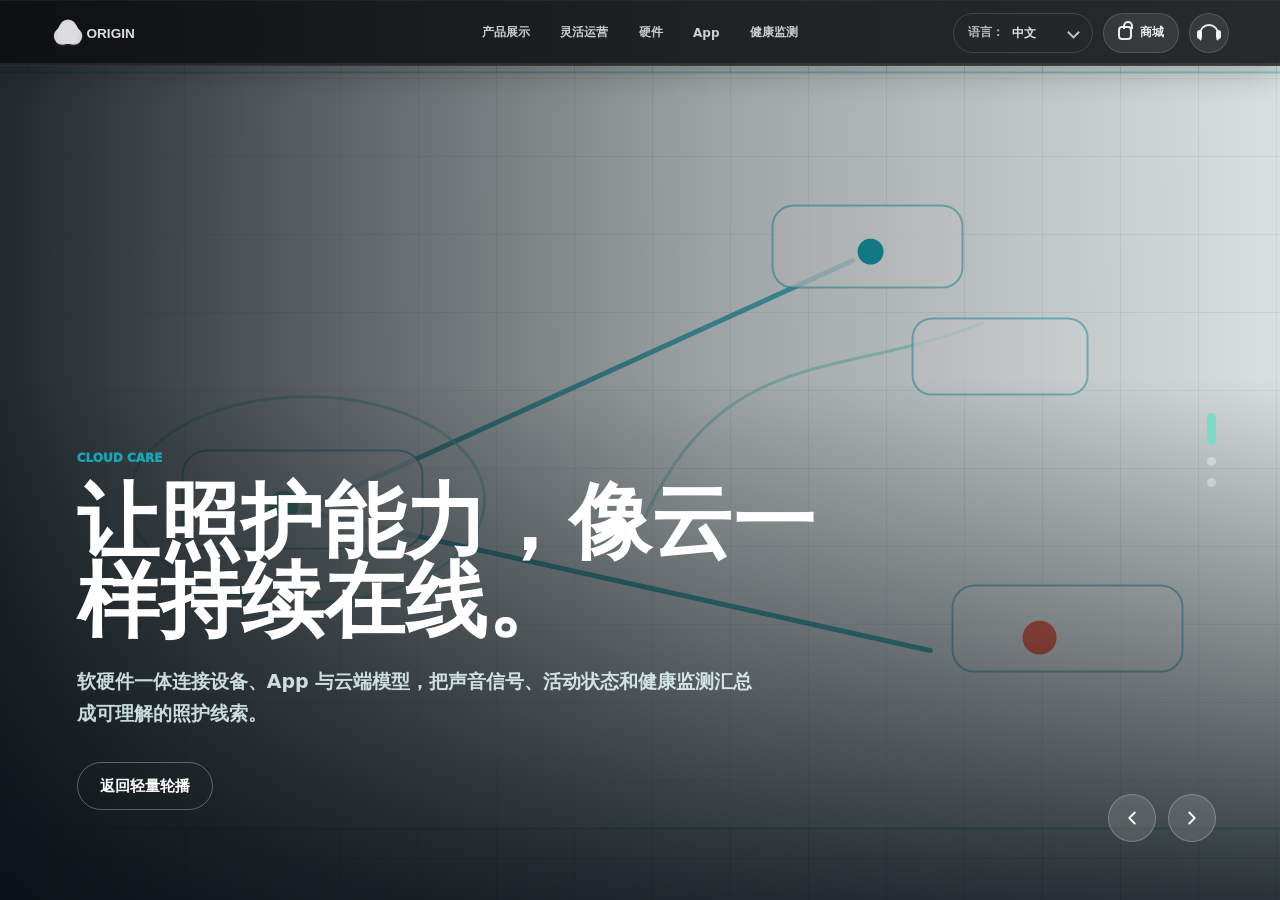
<file: brand-stories.html>
<!doctype html>
<html lang="zh-CN">
  <head>
    <meta charset="utf-8" />
    <meta name="viewport" content="width=device-width, initial-scale=1" />
    <title>ORIGIN 品牌故事沉浸式轮播</title>
    <link rel="icon" href="./assets/origin-logo-mark.png" />
    <link rel="stylesheet" href="./origin-ai-care.css?v=20260622-1" />
  </head>
  <body class="immersive-page">
    <header class="site-header" aria-label="官网主导航">
      <a class="brand" href="./index.html" aria-label="ORIGIN 首页">
        <img src="./assets/origin-brand-adaptive.svg" alt="ORIGIN" />
      </a>

      <nav class="main-nav" aria-label="首页内容导航">
        <a href="./index.html#hero">产品展示</a>
        <a href="./index.html#company">灵活运营</a>
        <a href="./index.html#hardware">硬件</a>
        <a href="./index.html#app">App</a>
        <a href="./index.html#health">健康监测</a>
      </nav>

      <div class="header-actions">
        <label class="language-select">
          <span>语言：</span>
          <select aria-label="语言切换">
            <option selected>中文</option>
            <option>English</option>
            <option>繁體</option>
          </select>
        </label>
        <a class="shop-link" href="./shop.html">
          <span class="bag-icon" aria-hidden="true"></span>
          商城
        </a>
        <a class="support-link" href="./support.html" aria-label="客服">
          <span class="headset-icon" aria-hidden="true"></span>
        </a>
      </div>

      <div class="scroll-progress" aria-hidden="true">
        <span id="scrollProgress"></span>
      </div>
    </header>

    <main class="immersive-carousel-page">
      <section class="immersive-carousel" aria-label="品牌故事大图沉浸式轮播">
        <div class="immersive-carousel-track" id="immersiveCarouselTrack">
          <article class="immersive-slide" id="cloud">
            <img src="./assets/origin-company-carousel-cloud.png" alt="ORIGIN 云端照护能力大图展示" />
            <div class="immersive-copy">
              <p class="eyebrow">Cloud Care</p>
              <h1>让照护能力，像云一样持续在线。</h1>
              <p>
                软硬件一体连接设备、App 与云端模型，把声音信号、活动状态和健康监测汇总成可理解的照护线索。
              </p>
              <a class="line-button dark" href="./index.html#company">返回轻量轮播</a>
            </div>
          </article>

          <article class="immersive-slide" id="companion">
            <img src="./assets/origin-company-carousel-companion.png" alt="ORIGIN 长期陪伴场景大图展示" />
            <div class="immersive-copy">
              <p class="eyebrow">Companion</p>
              <h1>把每一次陪伴，沉淀成成长记录。</h1>
              <p>
                从成长阶段、情绪变化到家庭照护节奏，ORIGIN 将碎片化日常整理成更温柔、更可回看的故事。
              </p>
              <a class="line-button dark" href="./index.html#company">返回轻量轮播</a>
            </div>
          </article>

          <article class="immersive-slide" id="geofence">
            <img src="./assets/origin-company-carousel-geofence.png" alt="ORIGIN 电子围栏与位置守护大图展示" />
            <div class="immersive-copy">
              <p class="eyebrow">Location Guard</p>
              <h1>用电子围栏，守住每一次自由活动。</h1>
              <p>
                定位、围栏、状态展示和轨迹记录共同工作，让户外活动不只被看见，也能在需要时被及时提醒。
              </p>
              <a class="line-button dark" href="./index.html#company">返回轻量轮播</a>
            </div>
          </article>
        </div>

        <div class="immersive-carousel-controls" aria-label="沉浸式轮播控制">
          <button type="button" id="immersiveCarouselPrev" aria-label="上一张">
            <svg viewBox="0 0 24 24" aria-hidden="true"><path d="m15 18-6-6 6-6" /></svg>
          </button>
          <button type="button" id="immersiveCarouselNext" aria-label="下一张">
            <svg viewBox="0 0 24 24" aria-hidden="true"><path d="m9 6 6 6-6 6" /></svg>
          </button>
        </div>

        <div class="immersive-carousel-dots" id="immersiveCarouselDots" aria-label="轮播页码"></div>
      </section>
    </main>

    <script>
      const progress = document.getElementById("scrollProgress");
      const siteHeader = document.querySelector(".site-header");
      const immersiveTrack = document.getElementById("immersiveCarouselTrack");
      const immersivePrev = document.getElementById("immersiveCarouselPrev");
      const immersiveNext = document.getElementById("immersiveCarouselNext");
      const immersiveDots = document.getElementById("immersiveCarouselDots");

      const updateProgress = () => {
        const max = document.documentElement.scrollHeight - window.innerHeight;
        const ratio = max > 0 ? window.scrollY / max : 0;
        progress.style.transform = `scaleX(${Math.min(1, Math.max(0, ratio))})`;
        siteHeader.classList.toggle("is-scrolled", window.scrollY > 24);
      };

      window.addEventListener("scroll", updateProgress, { passive: true });
      window.addEventListener("resize", updateProgress);
      updateProgress();

      if (immersiveTrack && immersivePrev && immersiveNext && immersiveDots) {
        const slides = [...immersiveTrack.querySelectorAll(".immersive-slide")];
        let activeSlide = 0;

        const dots = slides.map((slide, index) => {
          const dot = document.createElement("button");
          dot.type = "button";
          dot.setAttribute("aria-label", slide.querySelector("h1").textContent);
          dot.addEventListener("click", () => {
            activeSlide = index;
            updateImmersiveCarousel();
          });
          immersiveDots.appendChild(dot);
          return dot;
        });

        const updateImmersiveCarousel = () => {
          immersiveTrack.style.transform = `translateX(${-activeSlide * 100}%)`;
          dots.forEach((dot, index) => {
            dot.toggleAttribute("aria-current", index === activeSlide);
          });
        };

        immersivePrev.addEventListener("click", () => {
          activeSlide = (activeSlide - 1 + slides.length) % slides.length;
          updateImmersiveCarousel();
        });

        immersiveNext.addEventListener("click", () => {
          activeSlide = (activeSlide + 1) % slides.length;
          updateImmersiveCarousel();
        });

        window.setInterval(() => {
          activeSlide = (activeSlide + 1) % slides.length;
          updateImmersiveCarousel();
        }, 6200);

        updateImmersiveCarousel();
      }
    </script>
  </body>
</html>
</file>
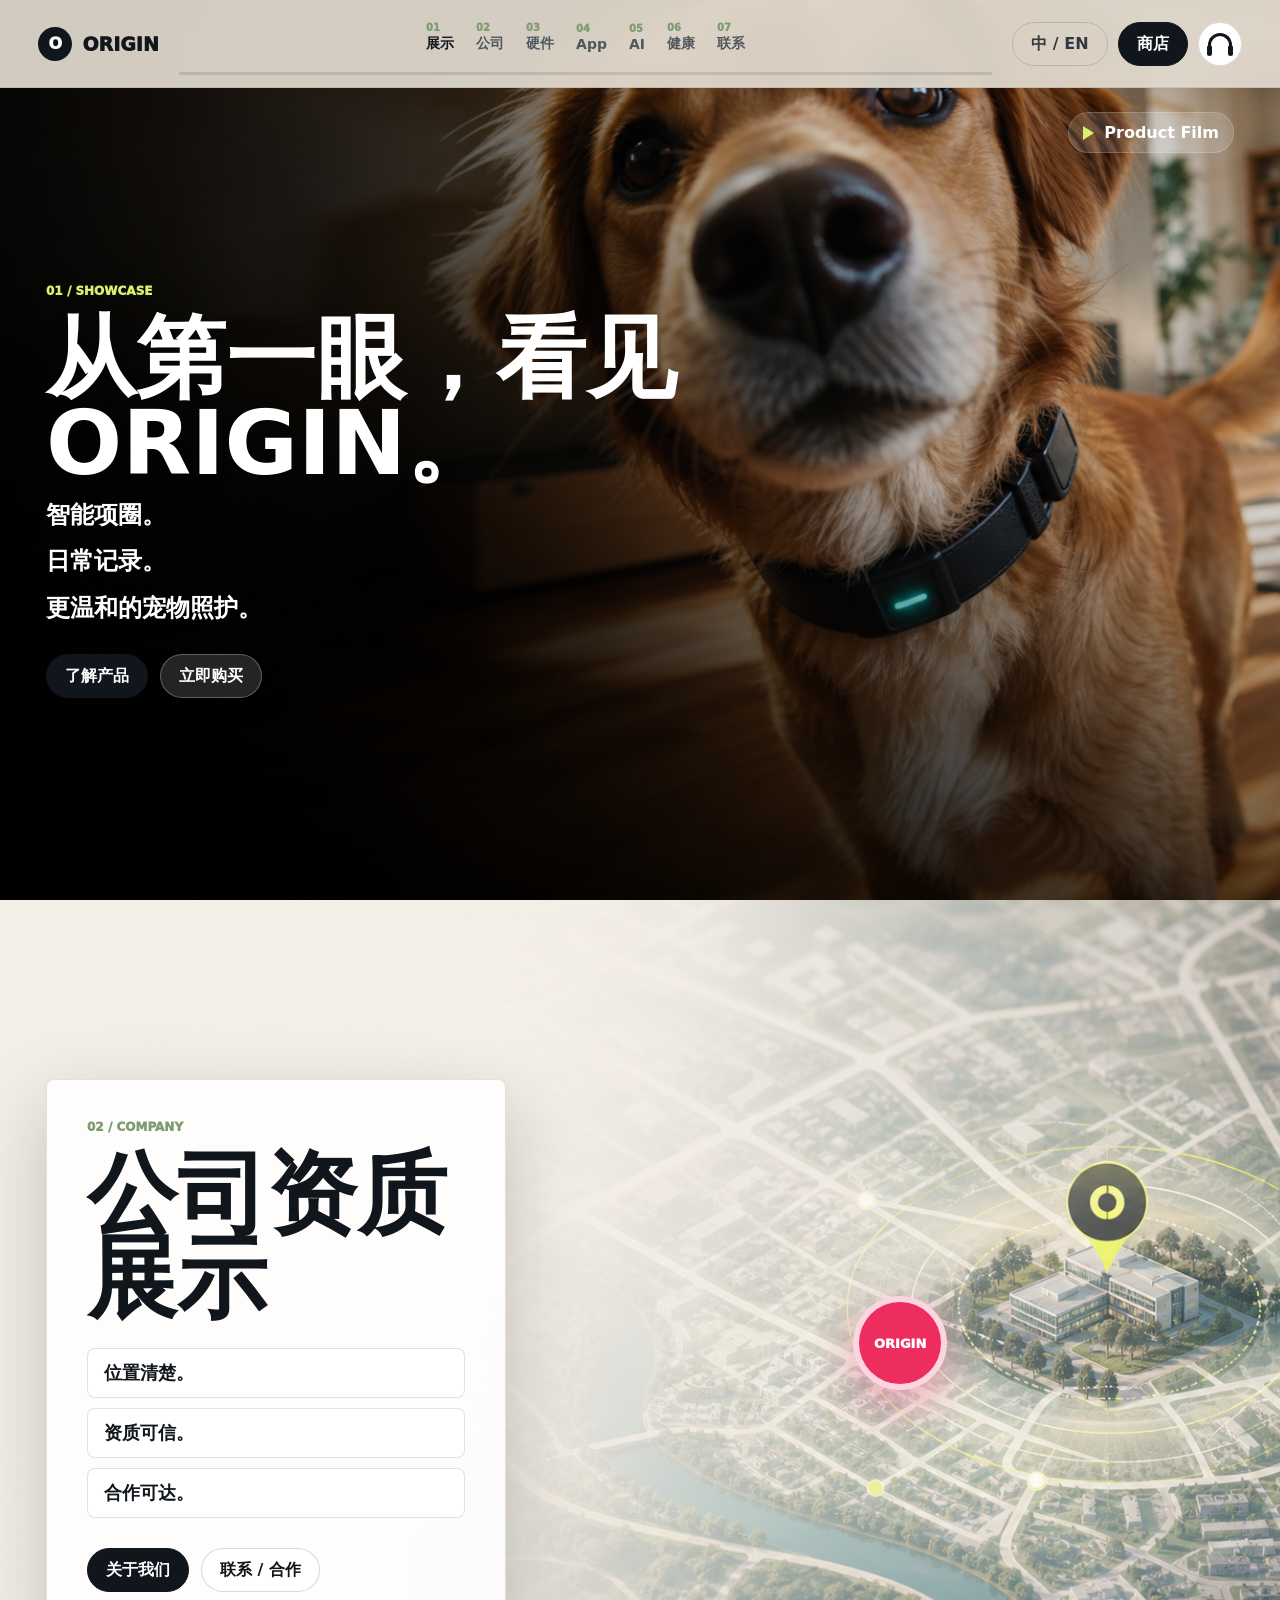
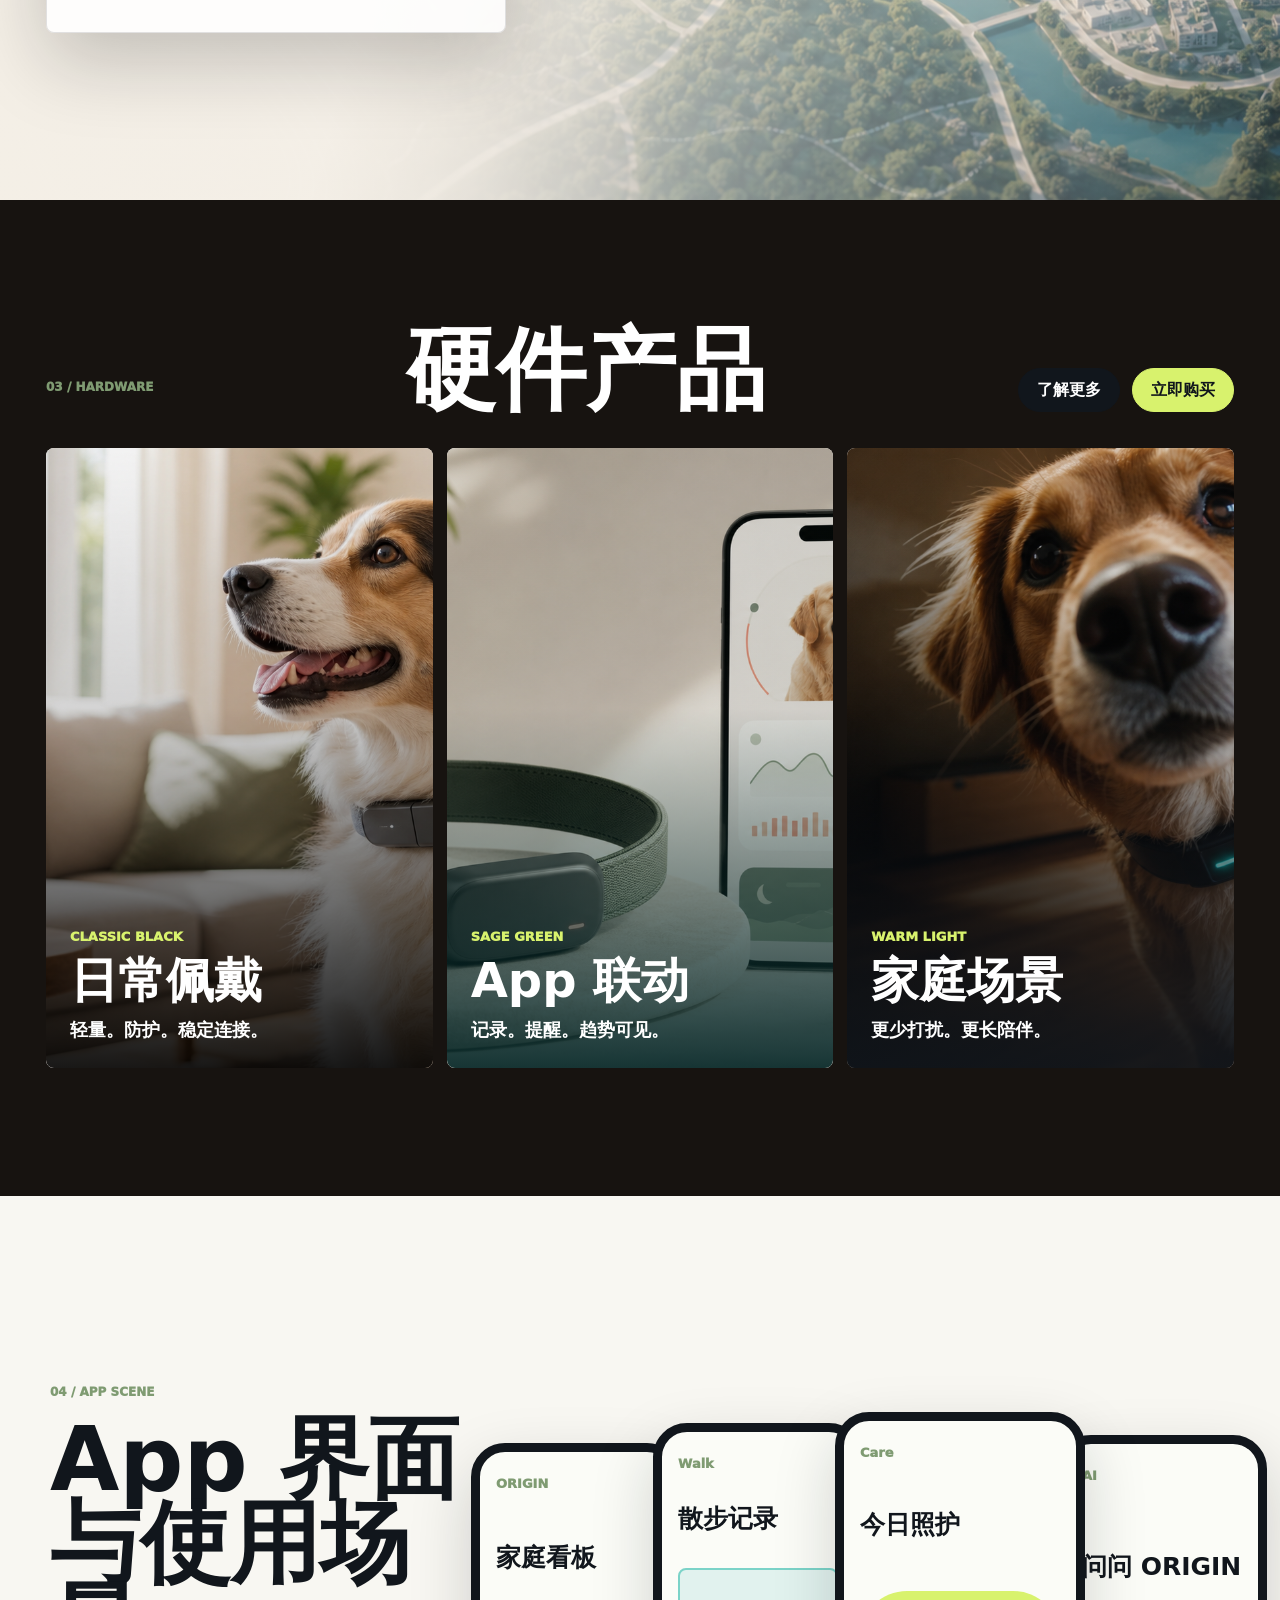
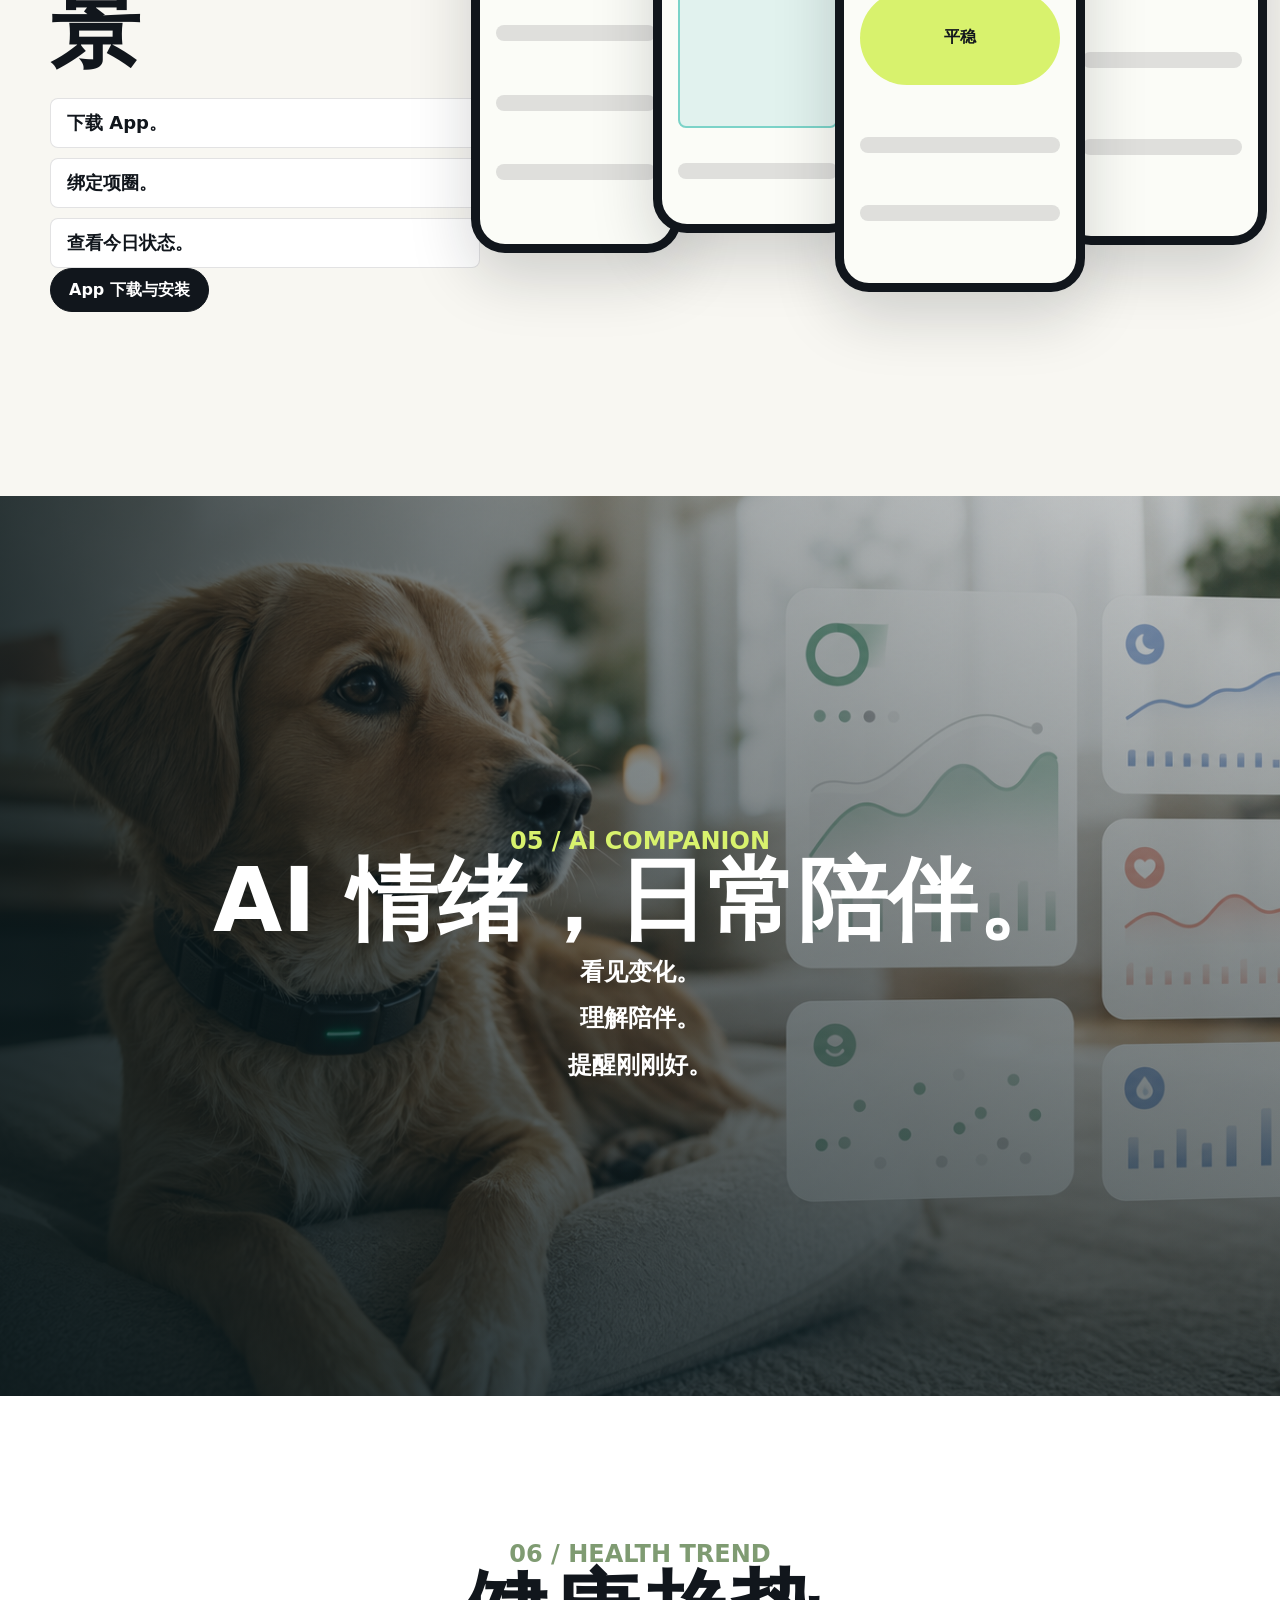
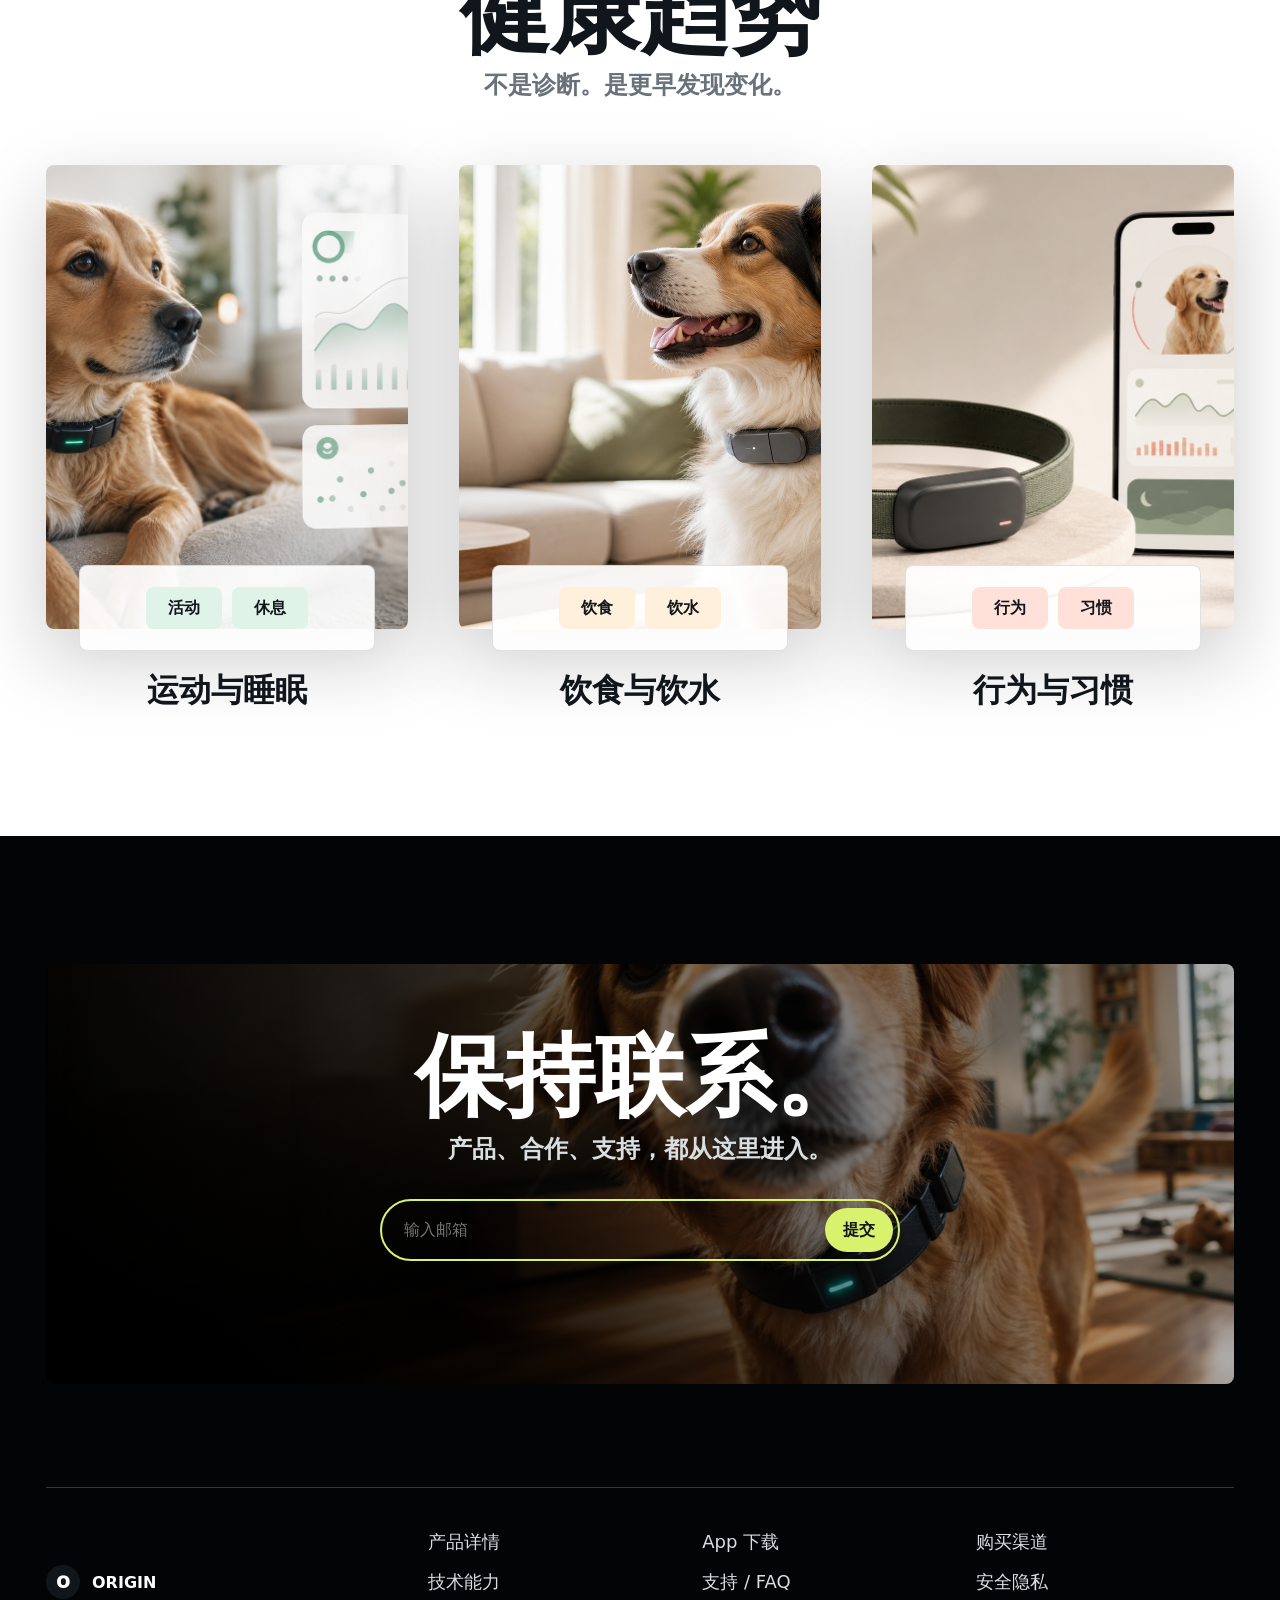
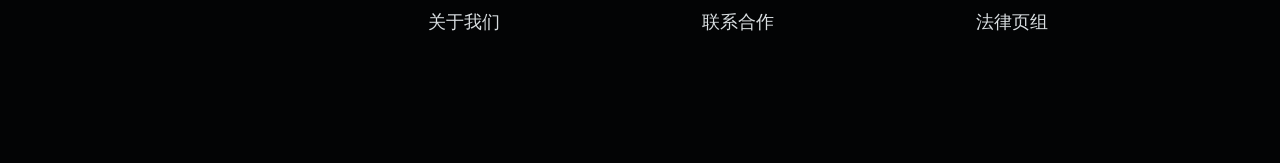
<file: variant-draft-sketch.html>
<!doctype html>
<html lang="zh-CN">
  <head>
    <meta charset="utf-8" />
    <meta name="viewport" content="width=device-width, initial-scale=1" />
    <title>ORIGIN 官网设计稿草图</title>
    <link rel="stylesheet" href="./draft-sketch.css" />
  </head>
  <body>
    <header class="sketch-header" aria-label="主导航">
      <a class="brand" href="./variant-draft-sketch.html" data-route="/">
        <span class="brand-mark">O</span>
        <strong>ORIGIN</strong>
      </a>

      <nav class="progress-nav" aria-label="页面进度导航">
        <a href="#showcase" data-step="01">展示</a>
        <a href="#company" data-step="02">公司</a>
        <a href="#hardware" data-step="03">硬件</a>
        <a href="#app" data-step="04">App</a>
        <a href="#emotion" data-step="05">AI</a>
        <a href="#health" data-step="06">健康</a>
        <a href="#contact" data-step="07">联系</a>
        <span class="nav-progress" aria-hidden="true"><i></i></span>
      </nav>

      <div class="header-actions">
        <button class="lang-toggle" type="button">中 / EN</button>
        <a class="shop-link" href="./shop.html">商店</a>
        <a class="support-link" href="./support.html" aria-label="客服">
          <span class="headset-icon" aria-hidden="true"></span>
        </a>
      </div>
    </header>

    <main>
      <section class="section showcase-section" id="showcase">
        <img
          class="section-image"
          src="./assets/origin-draft-video-still.png"
          alt="ORIGIN 智能项圈产品宣传视频感画面"
        />
        <div class="dark-vignette"></div>
        <div class="video-chip">
          <span></span>
          <strong>Product Film</strong>
        </div>
        <div class="showcase-copy">
          <p class="kicker">01 / Showcase</p>
          <h1>从第一眼，看见 ORIGIN。</h1>
          <p>智能项圈。</p>
          <p>日常记录。</p>
          <p>更温和的宠物照护。</p>
          <div class="button-row">
            <a class="primary-button" href="./product.html">了解产品</a>
            <a class="glass-button" href="./shop.html">立即购买</a>
          </div>
        </div>
      </section>

      <section class="section company-section" id="company">
        <img
          class="map-image"
          src="./assets/origin-draft-location-map.png"
          alt="ORIGIN 公司位置地图感展示"
        />
        <div class="company-card">
          <p class="kicker">02 / Company</p>
          <h2>公司资质展示</h2>
          <ul class="short-lines">
            <li>位置清楚。</li>
            <li>资质可信。</li>
            <li>合作可达。</li>
          </ul>
          <div class="button-row">
            <a class="primary-button" href="./about.html">关于我们</a>
            <a class="outline-button" href="./contact.html">联系 / 合作</a>
          </div>
        </div>
        <div class="map-pin" aria-label="公司位置标点">
          <span>ORIGIN</span>
        </div>
      </section>

      <section class="section hardware-section" id="hardware">
        <div class="hardware-title">
          <p class="kicker">03 / Hardware</p>
          <h2>硬件产品</h2>
          <div class="button-row">
            <a class="primary-button" href="./product.html">了解更多</a>
            <a class="accent-button" href="./shop.html">立即购买</a>
          </div>
        </div>
        <div class="product-grid" aria-label="产品参数与颜色风格">
          <article class="product-card dark-card">
            <img src="./assets/origin-lifestyle-collar-dog.png" alt="深色 ORIGIN 智能项圈展示" />
            <div>
              <span>Classic Black</span>
              <strong>日常佩戴</strong>
              <p>轻量。防护。稳定连接。</p>
            </div>
          </article>
          <article class="product-card sage-card">
            <img src="./assets/origin-collar-app-concept.png" alt="绿色风格 ORIGIN 智能项圈与 App 展示" />
            <div>
              <span>Sage Green</span>
              <strong>App 联动</strong>
              <p>记录。提醒。趋势可见。</p>
            </div>
          </article>
          <article class="product-card light-card">
            <img src="./assets/origin-draft-video-still.png" alt="浅色场景中的 ORIGIN 智能项圈展示" />
            <div>
              <span>Warm Light</span>
              <strong>家庭场景</strong>
              <p>更少打扰。更长陪伴。</p>
            </div>
          </article>
        </div>
      </section>

      <section class="section app-section" id="app">
        <div class="app-copy">
          <p class="kicker">04 / App Scene</p>
          <h2>App 界面与使用场景</h2>
          <ul class="short-lines">
            <li>下载 App。</li>
            <li>绑定项圈。</li>
            <li>查看今日状态。</li>
          </ul>
          <a class="primary-button" href="./download.html">App 下载与安装</a>
        </div>
        <div class="phone-gallery" aria-label="App 界面草图">
          <div class="phone phone-rank">
            <span>ORIGIN</span>
            <strong>家庭看板</strong>
            <i></i>
            <i></i>
            <i></i>
          </div>
          <div class="phone phone-map">
            <span>Walk</span>
            <strong>散步记录</strong>
            <b></b>
            <i></i>
          </div>
          <div class="phone phone-health">
            <span>Care</span>
            <strong>今日照护</strong>
            <em>平稳</em>
            <i></i>
            <i></i>
          </div>
          <div class="phone phone-ai">
            <span>AI</span>
            <strong>问问 ORIGIN</strong>
            <i></i>
            <i></i>
          </div>
        </div>
      </section>

      <section class="section emotion-section" id="emotion">
        <img
          class="section-image"
          src="./assets/origin-draft-ai-health.png"
          alt="ORIGIN AI 情绪与日常陪伴视觉"
        />
        <div class="cool-overlay"></div>
        <div class="center-copy">
          <p class="kicker">05 / AI Companion</p>
          <h2>AI 情绪，日常陪伴。</h2>
          <p>看见变化。</p>
          <p>理解陪伴。</p>
          <p>提醒刚刚好。</p>
        </div>
      </section>

      <section class="section health-section" id="health">
        <div class="health-title">
          <p class="kicker">06 / Health Trend</p>
          <h2>健康趋势</h2>
          <p>不是诊断。是更早发现变化。</p>
        </div>
        <div class="insight-grid">
          <article>
            <img src="./assets/origin-draft-ai-health.png" alt="宠物休息趋势展示" />
            <div class="metric-strip">
              <span>活动</span>
              <span>休息</span>
            </div>
            <strong>运动与睡眠</strong>
          </article>
          <article>
            <img src="./assets/origin-lifestyle-collar-dog.png" alt="宠物日常饮食与活动趋势展示" />
            <div class="metric-strip warm">
              <span>饮食</span>
              <span>饮水</span>
            </div>
            <strong>饮食与饮水</strong>
          </article>
          <article>
            <img src="./assets/origin-collar-app-concept.png" alt="宠物行为习惯趋势展示" />
            <div class="metric-strip coral">
              <span>行为</span>
              <span>习惯</span>
            </div>
            <strong>行为与习惯</strong>
          </article>
        </div>
      </section>

      <section class="section contact-section" id="contact">
        <div class="community-band">
          <h2>保持联系。</h2>
          <p>产品、合作、支持，都从这里进入。</p>
          <form class="email-form">
            <input type="email" placeholder="输入邮箱" aria-label="邮箱" />
            <button type="button">提交</button>
          </form>
        </div>
        <div class="footer-links">
          <div class="footer-brand">
            <span class="brand-mark">O</span>
            <strong>ORIGIN</strong>
          </div>
          <nav aria-label="底部详情页入口">
            <a href="./product.html">产品详情</a>
            <a href="./download.html">App 下载</a>
            <a href="./shop.html">购买渠道</a>
            <a href="./technology.html">技术能力</a>
            <a href="./support.html">支持 / FAQ</a>
            <a href="./privacy-safety.html">安全隐私</a>
            <a href="./about.html">关于我们</a>
            <a href="./contact.html">联系合作</a>
            <a href="./legal/index.html">法律页组</a>
          </nav>
        </div>
      </section>
    </main>

    <script>
      const progressBar = document.querySelector(".nav-progress i");
      const links = [...document.querySelectorAll(".progress-nav a")];
      const sections = links
        .map((link) => document.querySelector(link.getAttribute("href")))
        .filter(Boolean);

      function updateProgress() {
        const scrollTop = window.scrollY;
        const maxScroll = document.documentElement.scrollHeight - window.innerHeight;
        const progress = maxScroll > 0 ? Math.min(scrollTop / maxScroll, 1) : 0;
        progressBar.style.width = `${progress * 100}%`;

        let current = sections[0]?.id;
        for (const section of sections) {
          if (section.offsetTop - 140 <= scrollTop) current = section.id;
        }
        links.forEach((link) => {
          link.toggleAttribute("aria-current", link.getAttribute("href") === `#${current}`);
        });
      }

      updateProgress();
      window.addEventListener("scroll", updateProgress, { passive: true });
      window.addEventListener("resize", updateProgress);
    </script>
  </body>
</html>
</file>
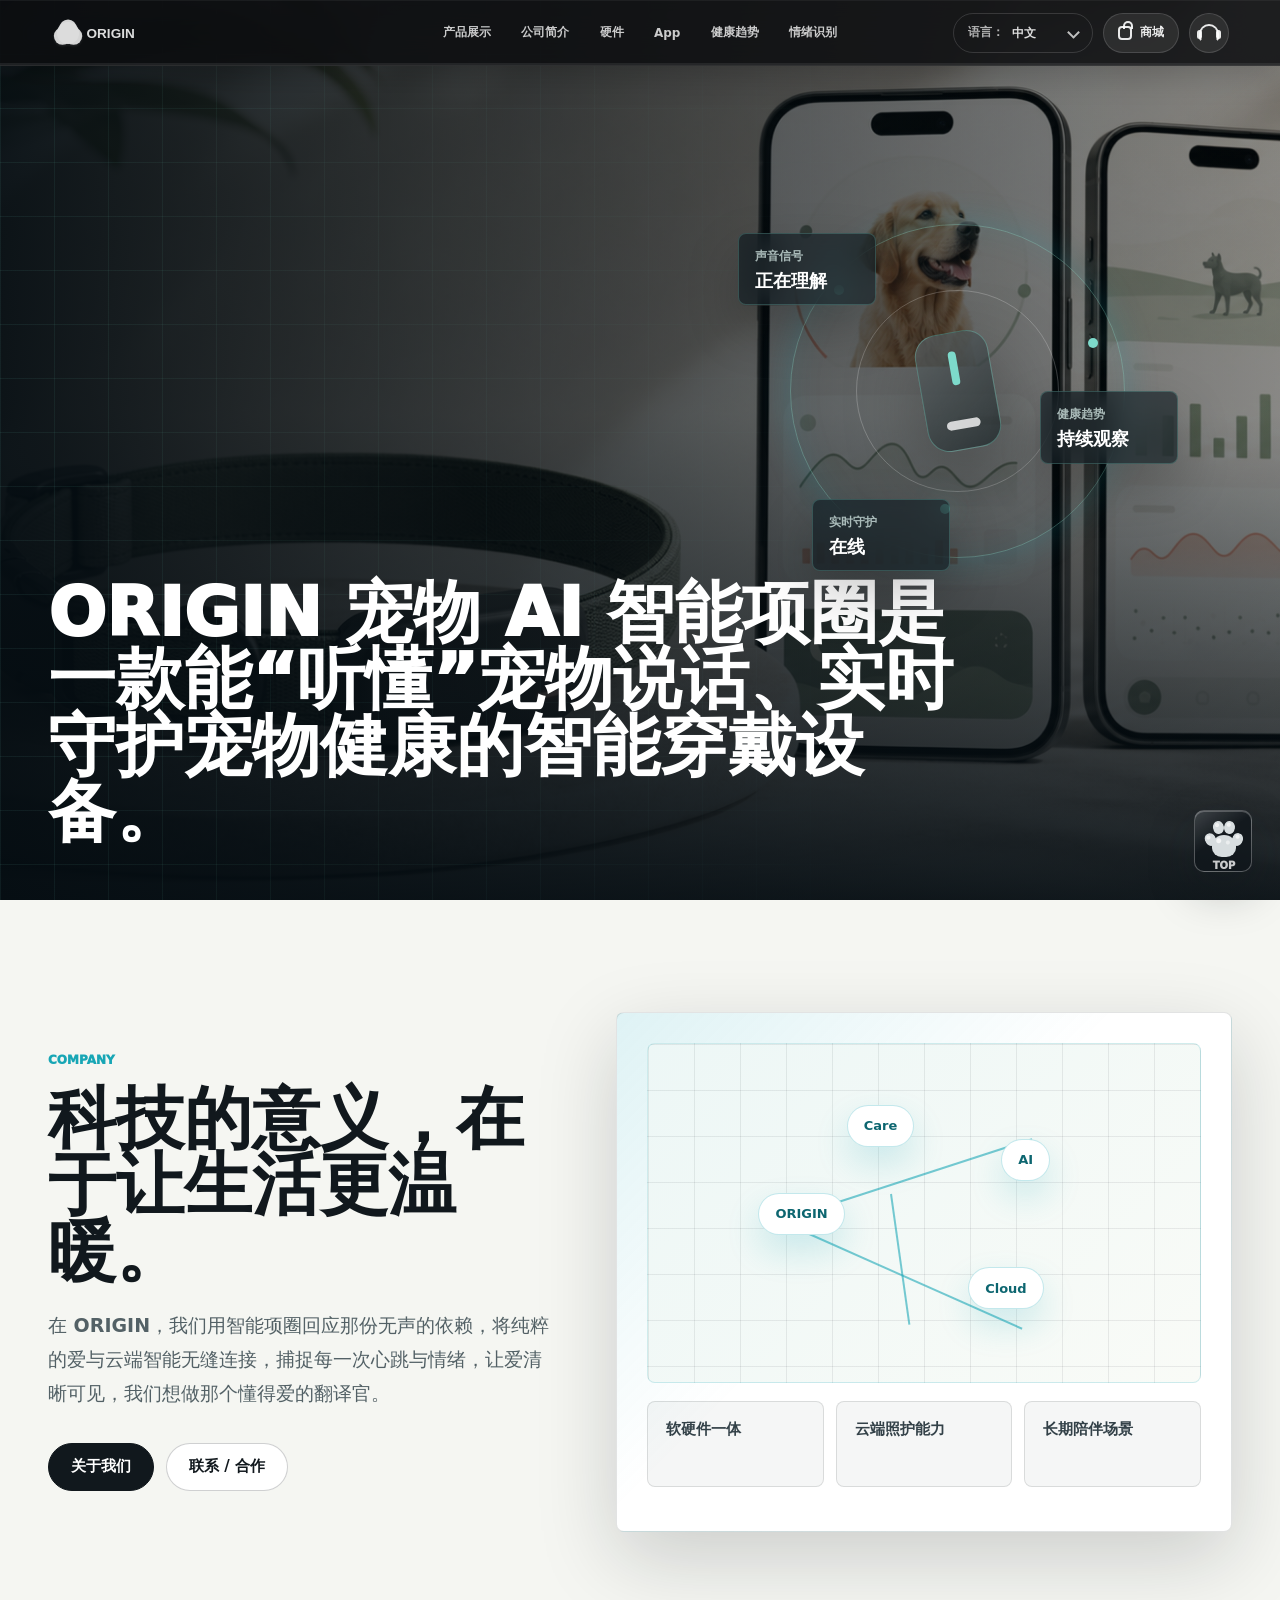
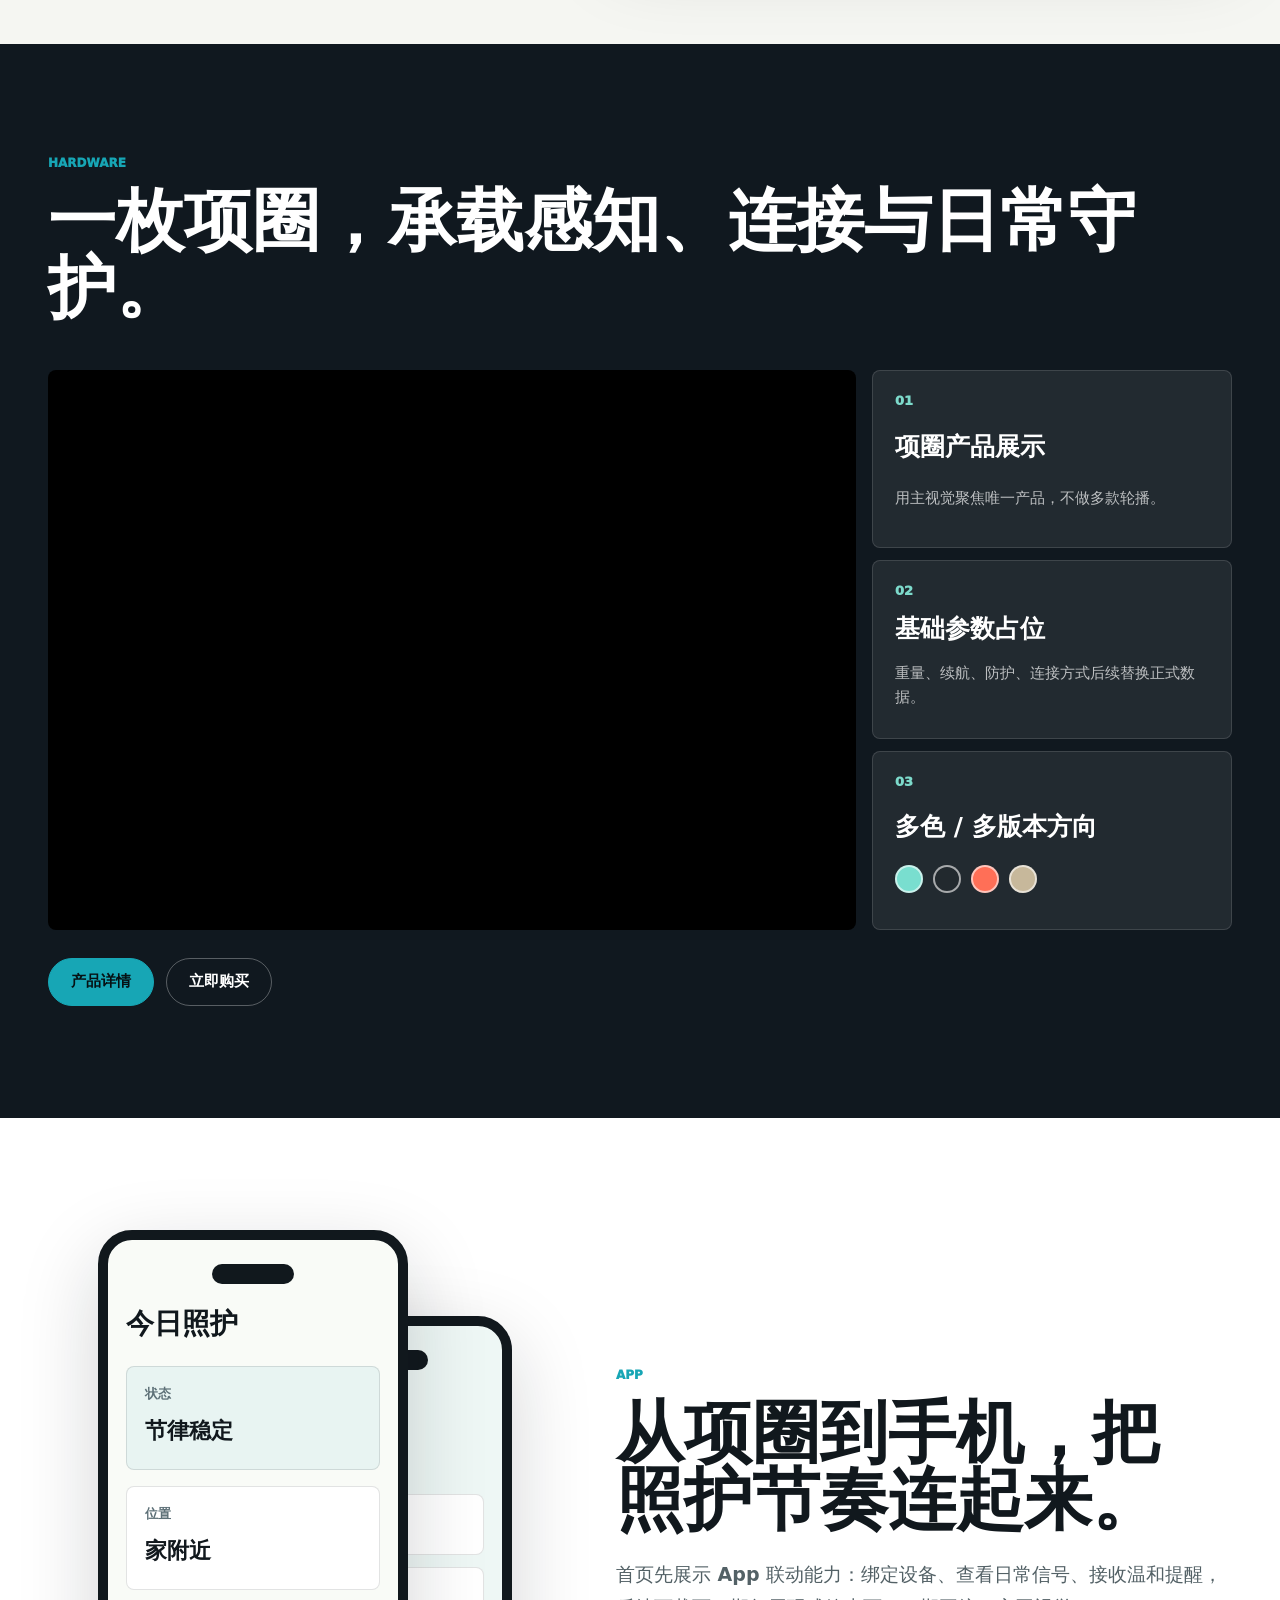
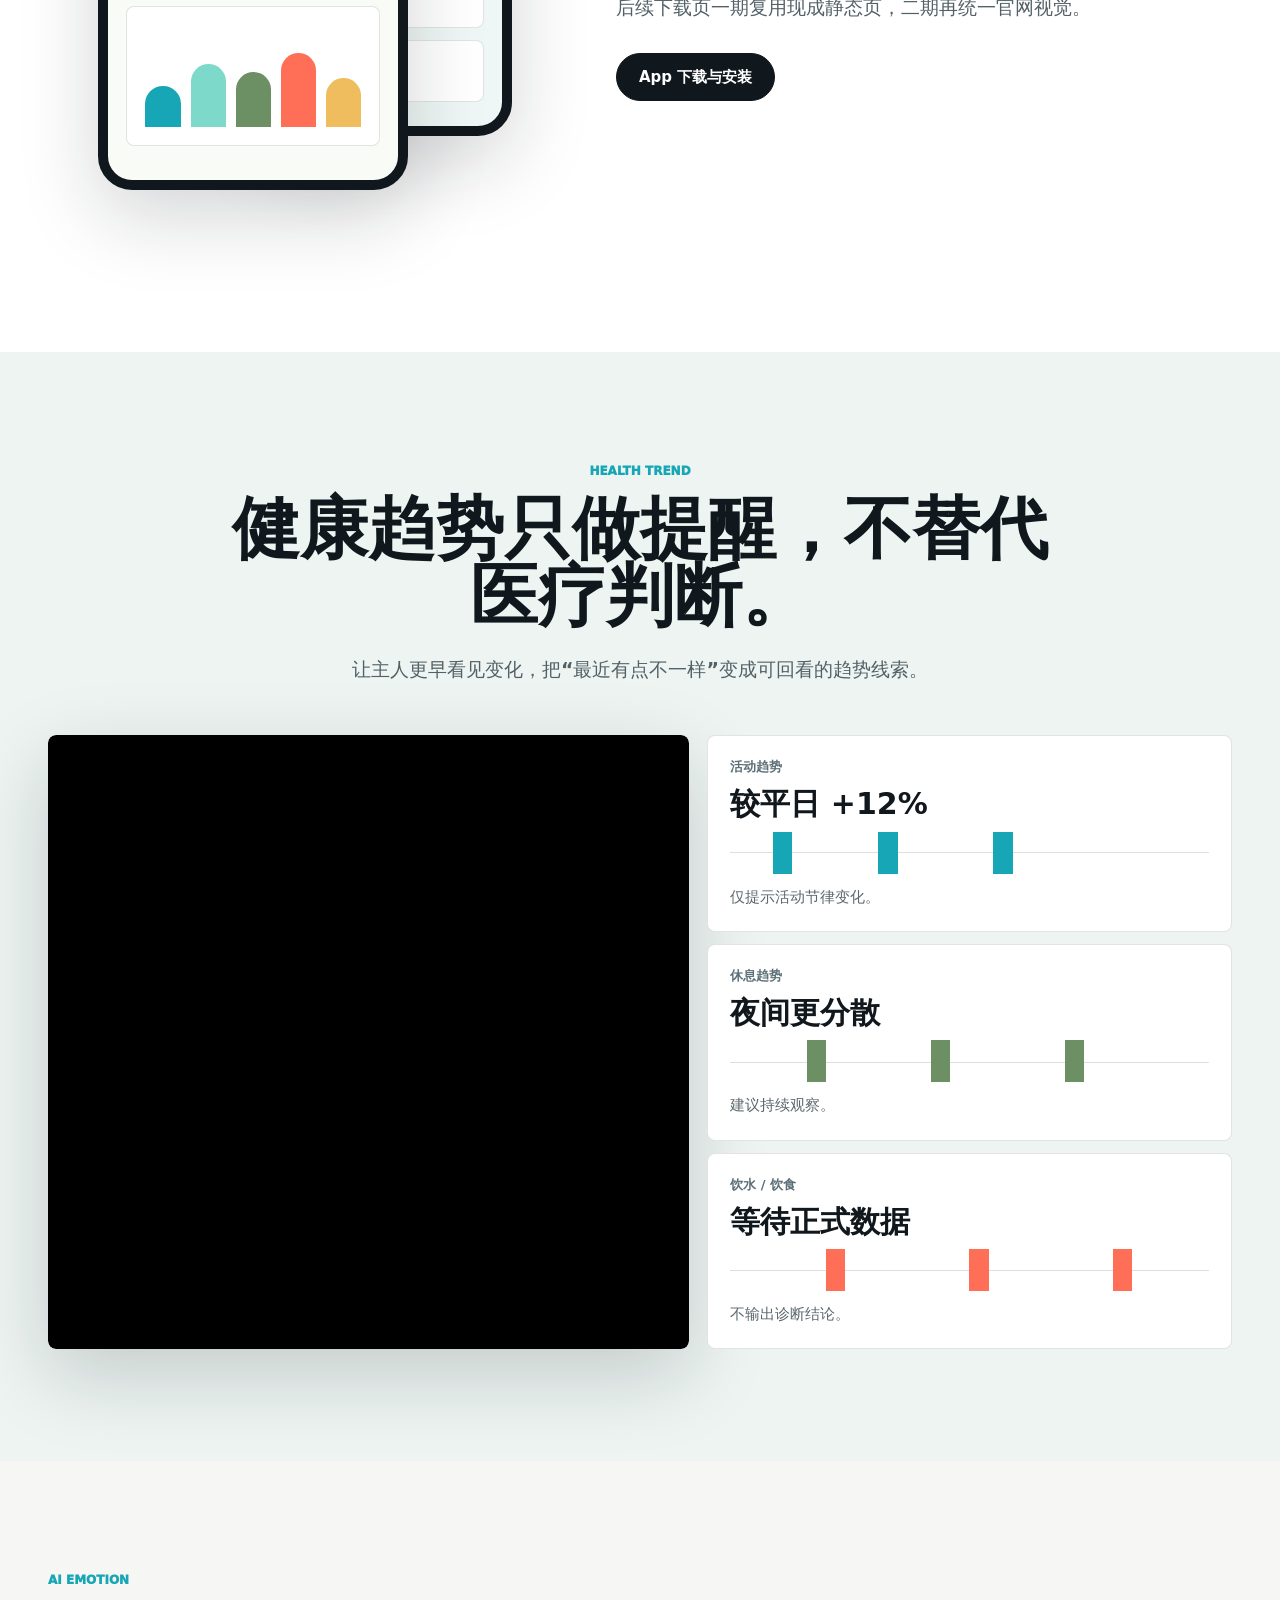
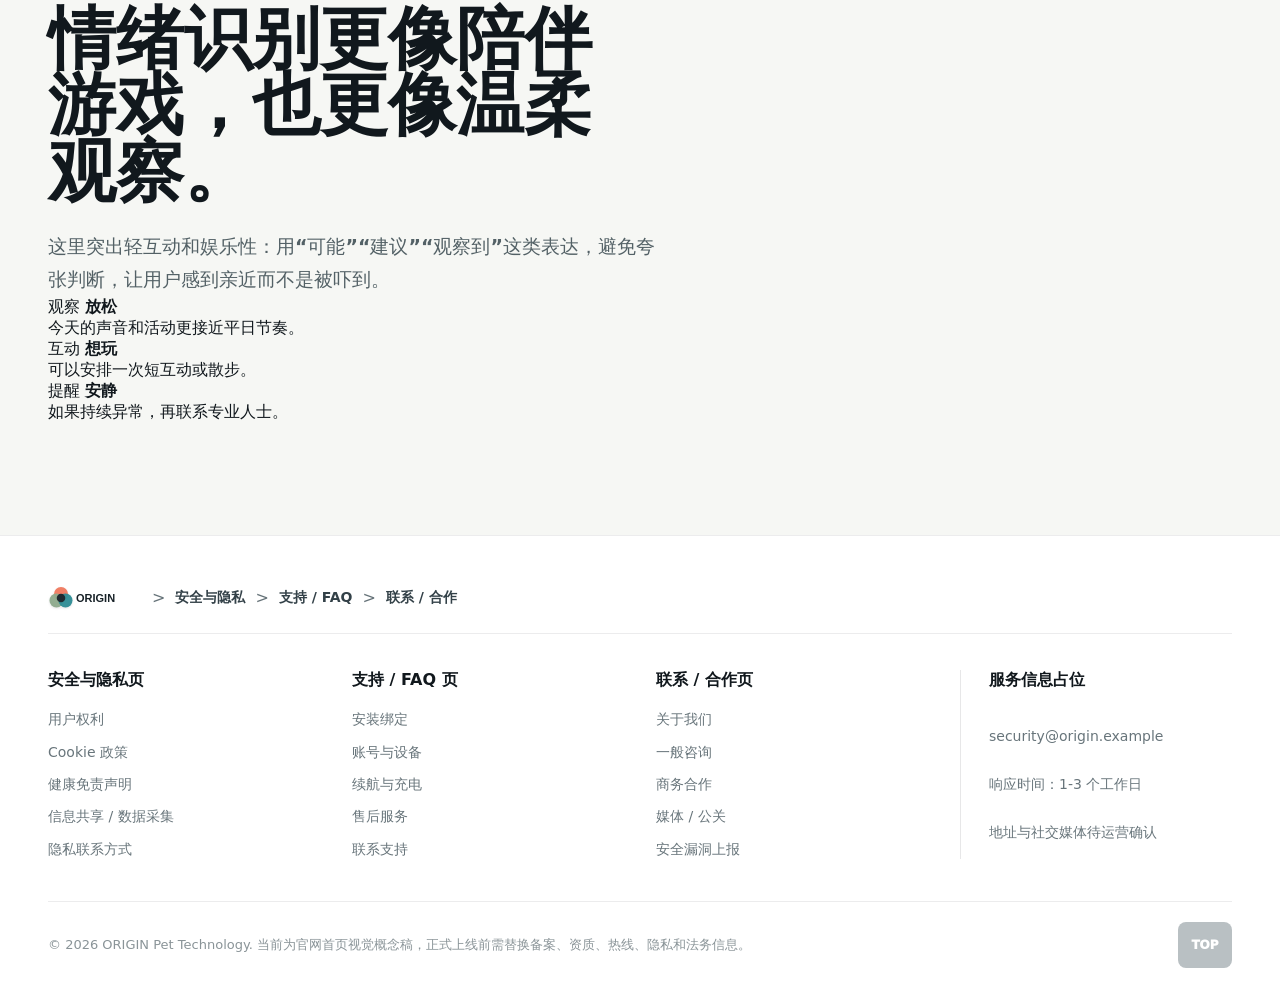
<file: variant-origin-ai-care.html>
<!doctype html>
<html lang="zh-CN">
  <head>
    <meta charset="utf-8" />
    <meta name="viewport" content="width=device-width, initial-scale=1" />
    <title>ORIGIN 宠物 AI 智能项圈官网概念稿</title>
    <link rel="stylesheet" href="./origin-ai-care.css" />
  </head>
  <body>
    <header class="site-header" aria-label="官网主导航">
      <a class="brand" href="./variant-origin-ai-care.html" aria-label="ORIGIN 首页">
        <img
          src="./assets/origin-brand-adaptive.svg"
          alt="ORIGIN"
        />
      </a>

      <nav class="main-nav" aria-label="首页内容导航">
        <a href="#hero">产品展示</a>
        <a href="#company">公司简介</a>
        <a href="#hardware">硬件</a>
        <a href="#app">App</a>
        <a href="#health">健康趋势</a>
        <a href="#emotion">情绪识别</a>
      </nav>

      <div class="header-actions">
        <label class="language-select">
          <span>语言：</span>
          <select id="languagePicker" aria-label="语言切换">
            <option selected>中文</option>
            <option>English</option>
            <option>繁體</option>
          </select>
        </label>
        <a class="shop-link" href="./shop.html">
          <span class="bag-icon" aria-hidden="true"></span>
          商城
        </a>
        <a class="support-link" href="./support.html" aria-label="客服">
          <span class="headset-icon" aria-hidden="true"></span>
        </a>
      </div>

      <div class="scroll-progress" aria-hidden="true">
        <span id="scrollProgress"></span>
      </div>
    </header>

    <main>
      <section class="hero-section" id="hero">
        <img
          class="hero-media"
          src="./assets/origin-collar-app-concept.png"
          alt="ORIGIN 宠物 AI 智能项圈与 App 概念展示"
        />
        <div class="hero-shade"></div>
        <div class="tech-grid" aria-hidden="true"></div>

        <div class="hero-content">
          <h1 class="hero-statement-only">
            ORIGIN 宠物 AI 智能项圈是一款能“听懂”宠物说话、实时守护宠物健康的智能穿戴设备。
          </h1>
        </div>

        <div class="hero-care-elements" aria-label="首屏 AI 照护元素">
          <div class="orbit-device">
            <span class="orbit-ring ring-one"></span>
            <span class="orbit-ring ring-two"></span>
            <span class="device-core"></span>
            <span class="signal-dot dot-a"></span>
            <span class="signal-dot dot-b"></span>
            <span class="signal-dot dot-c"></span>
          </div>
          <div class="care-chip chip-voice">
            <span>声音信号</span>
            <strong>正在理解</strong>
          </div>
          <div class="care-chip chip-health">
            <span>健康趋势</span>
            <strong>持续观察</strong>
          </div>
          <div class="care-chip chip-guard">
            <span>实时守护</span>
            <strong>在线</strong>
          </div>
        </div>
      </section>

      <section class="company-section page-band" id="company">
        <div class="section-copy">
          <p class="eyebrow">Company</p>
          <h2>科技的意义，在于让生活更温暖。</h2>
          <p>
            在 ORIGIN，我们用智能项圈回应那份无声的依赖，将纯粹的爱与云端智能无缝连接，捕捉每一次心跳与情绪，让爱清晰可见，我们想做那个懂得爱的翻译官。
          </p>
          <div class="button-row">
            <a class="primary-button light" href="./about.html">关于我们</a>
            <a class="line-button" href="./contact.html">联系 / 合作</a>
          </div>
        </div>

        <div class="company-visual" aria-label="公司能力与可信信息示意">
          <div class="company-map">
            <span class="map-line line-a"></span>
            <span class="map-line line-b"></span>
            <span class="map-line line-c"></span>
            <span class="map-pin pin-core">ORIGIN</span>
            <span class="map-pin pin-ai">AI</span>
            <span class="map-pin pin-cloud">Cloud</span>
            <span class="map-pin pin-care">Care</span>
          </div>
          <div class="company-notes">
            <span>软硬件一体</span>
            <span>云端照护能力</span>
            <span>长期陪伴场景</span>
          </div>
        </div>
      </section>

      <section class="hardware-section page-band" id="hardware">
        <div class="section-head">
          <p class="eyebrow">Hardware</p>
          <h2>一枚项圈，承载感知、连接与日常守护。</h2>
        </div>

        <div class="hardware-stage">
          <video
            src="./assets/origin-hardware-reference.mp4"
            autoplay
            muted
            loop
            playsinline
            aria-label="硬件产品动态展示参考"
          ></video>
          <div class="hardware-overlay">
            <article>
              <span>01</span>
              <strong>项圈产品展示</strong>
              <p>用主视觉聚焦唯一产品，不做多款轮播。</p>
            </article>
            <article>
              <span>02</span>
              <strong>基础参数占位</strong>
              <p>重量、续航、防护、连接方式后续替换正式数据。</p>
            </article>
            <article>
              <span>03</span>
              <strong>多色 / 多版本方向</strong>
              <div class="swatches" aria-label="颜色方向">
                <i class="swatch mint"></i>
                <i class="swatch graphite"></i>
                <i class="swatch coral"></i>
                <i class="swatch sand"></i>
              </div>
            </article>
          </div>
        </div>

        <div class="section-actions">
          <a class="primary-button" href="./product.html">产品详情</a>
          <a class="line-button dark" href="./shop.html">立即购买</a>
        </div>
      </section>

      <section class="app-section page-band" id="app">
        <div class="app-shell" aria-label="App 界面和使用场景示意">
          <div class="phone phone-main">
            <span class="phone-top"></span>
            <strong>今日照护</strong>
            <div class="app-card calm">
              <span>状态</span>
              <b>节律稳定</b>
            </div>
            <div class="app-card">
              <span>位置</span>
              <b>家附近</b>
            </div>
            <div class="app-chart" aria-hidden="true">
              <i></i><i></i><i></i><i></i><i></i>
            </div>
          </div>
          <div class="phone phone-side">
            <span class="phone-top"></span>
            <strong>陪伴记录</strong>
            <div class="scenario-list">
              <span>散步</span>
              <span>休息</span>
              <span>互动</span>
            </div>
          </div>
        </div>

        <div class="section-copy app-copy">
          <p class="eyebrow">App</p>
          <h2>从项圈到手机，把照护节奏连起来。</h2>
          <p>
            首页先展示 App 联动能力：绑定设备、查看日常信号、接收温和提醒，后续下载页一期复用现成静态页，二期再统一官网视觉。
          </p>
          <a class="primary-button light" href="./download.html">App 下载与安装</a>
        </div>
      </section>

      <section class="health-section page-band" id="health">
        <div class="section-head centered">
          <p class="eyebrow">Health Trend</p>
          <h2>健康趋势只做提醒，不替代医疗判断。</h2>
          <p>让主人更早看见变化，把“最近有点不一样”变成可回看的趋势线索。</p>
        </div>

        <div class="health-layout">
          <div class="trend-video">
            <video
              src="./assets/origin-health-trend-reference.mp4"
              autoplay
              muted
              loop
              playsinline
              aria-label="健康趋势动态参考"
            ></video>
          </div>

          <div class="trend-cards" aria-label="健康趋势数据卡">
            <article>
              <span>活动趋势</span>
              <strong>较平日 +12%</strong>
              <div class="mini-line up" aria-hidden="true"></div>
              <p>仅提示活动节律变化。</p>
            </article>
            <article>
              <span>休息趋势</span>
              <strong>夜间更分散</strong>
              <div class="mini-line wave" aria-hidden="true"></div>
              <p>建议持续观察。</p>
            </article>
            <article>
              <span>饮水 / 饮食</span>
              <strong>等待正式数据</strong>
              <div class="mini-line flat" aria-hidden="true"></div>
              <p>不输出诊断结论。</p>
            </article>
          </div>
        </div>
      </section>

      <section class="emotion-section page-band" id="emotion">
        <div class="section-copy">
          <p class="eyebrow">AI Emotion</p>
          <h2>情绪识别更像陪伴游戏，也更像温柔观察。</h2>
          <p>
            这里突出轻互动和娱乐性：用“可能”“建议”“观察到”这类表达，避免夸张判断，让用户感到亲近而不是被吓到。
          </p>
        </div>

        <div class="emotion-board" aria-label="AI 情绪识别展示">
          <article class="emotion-card relaxed">
            <span>观察</span>
            <strong>放松</strong>
            <p>今天的声音和活动更接近平日节奏。</p>
          </article>
          <article class="emotion-card playful">
            <span>互动</span>
            <strong>想玩</strong>
            <p>可以安排一次短互动或散步。</p>
          </article>
          <article class="emotion-card quiet">
            <span>提醒</span>
            <strong>安静</strong>
            <p>如果持续异常，再联系专业人士。</p>
          </article>
        </div>
      </section>

      <section class="service-section" id="service">
        <div class="breadcrumb-row" aria-label="面包屑导航">
          <img src="./assets/origin-brand-adaptive.svg" alt="ORIGIN" />
          <span>></span>
          <a href="./privacy-safety.html">安全与隐私</a>
          <span>></span>
          <a href="./support.html">支持 / FAQ</a>
          <span>></span>
          <a href="./contact.html">联系 / 合作</a>
        </div>

        <div class="service-grid">
          <article>
            <h3>安全与隐私页</h3>
            <a href="./privacy-safety.html#rights">用户权利</a>
            <a href="./privacy-safety.html#cookies">Cookie 政策</a>
            <a href="./privacy-safety.html#health">健康免责声明</a>
            <a href="./privacy-safety.html#data">信息共享 / 数据采集</a>
            <a href="./privacy-safety.html#contact">隐私联系方式</a>
          </article>
          <article>
            <h3>支持 / FAQ 页</h3>
            <a href="./support.html#install">安装绑定</a>
            <a href="./support.html#account">账号与设备</a>
            <a href="./support.html#battery">续航与充电</a>
            <a href="./support.html#after-sale">售后服务</a>
            <a href="./support.html#contact">联系支持</a>
          </article>
          <article>
            <h3>联系 / 合作页</h3>
            <a href="./contact.html#about">关于我们</a>
            <a href="./contact.html#general">一般咨询</a>
            <a href="./contact.html#business">商务合作</a>
            <a href="./contact.html#media">媒体 / 公关</a>
            <a href="./contact.html#security">安全漏洞上报</a>
          </article>
          <article class="contact-card">
            <h3>服务信息占位</h3>
            <p>security@origin.example</p>
            <p>响应时间：1-3 个工作日</p>
            <p>地址与社交媒体待运营确认</p>
          </article>
        </div>

        <footer class="site-footer">
          <p>© 2026 ORIGIN Pet Technology. 当前为官网首页视觉概念稿，正式上线前需替换备案、资质、热线、隐私和法务信息。</p>
          <a href="#hero">TOP</a>
        </footer>
      </section>
    </main>

    <a class="paw-top" href="#hero" aria-label="回到顶部" title="回到顶部">
      <span class="paw-print" aria-hidden="true">
        <i></i>
        <i></i>
        <i></i>
        <i></i>
      </span>
      <b>TOP</b>
    </a>

    <script>
      const progress = document.getElementById("scrollProgress");
      const pawTop = document.querySelector(".paw-top");

      const updateProgress = () => {
        const max = document.documentElement.scrollHeight - window.innerHeight;
        const ratio = max > 0 ? window.scrollY / max : 0;
        progress.style.transform = `scaleX(${Math.min(1, Math.max(0, ratio))})`;
      };

      window.addEventListener("scroll", updateProgress, { passive: true });
      window.addEventListener("resize", updateProgress);
      updateProgress();

      pawTop.addEventListener("click", (event) => {
        event.preventDefault();
        window.scrollTo({ top: 0, behavior: "auto" });
      });
    </script>
  </body>
</html>
</file>
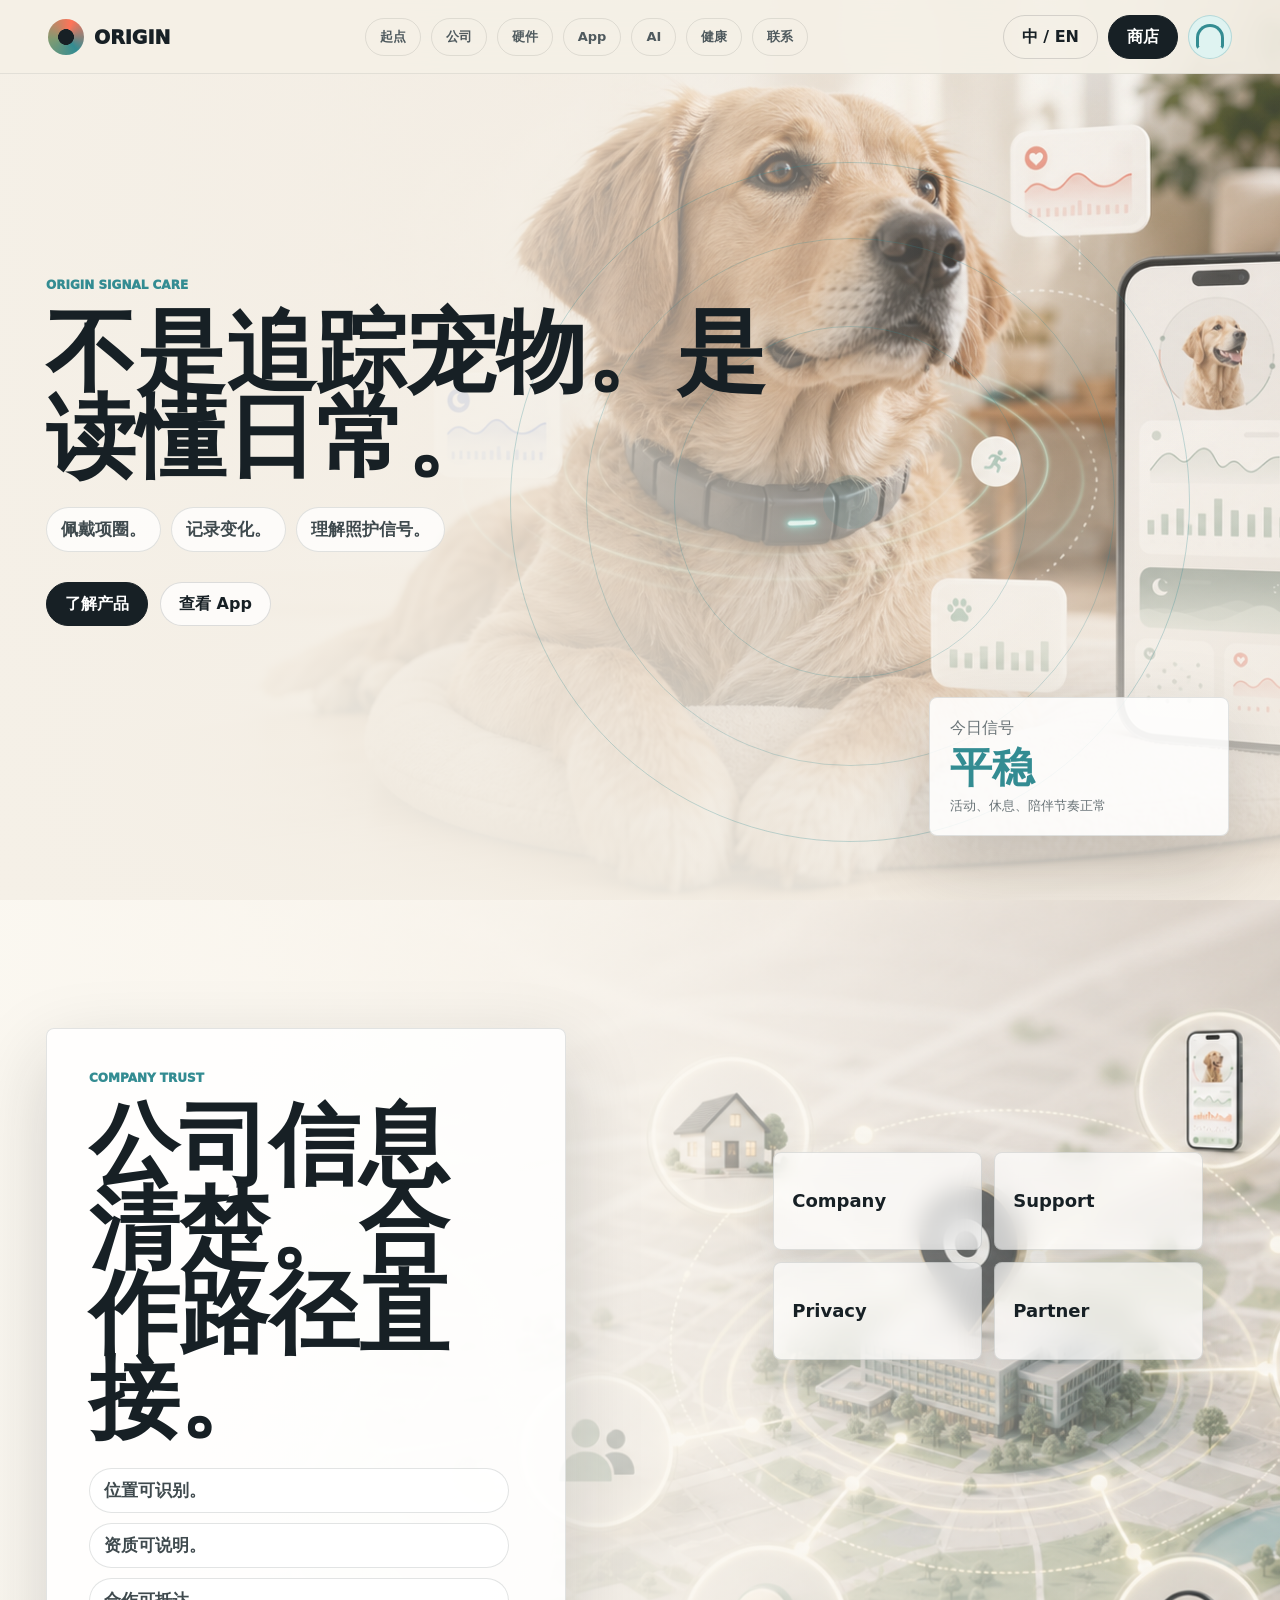
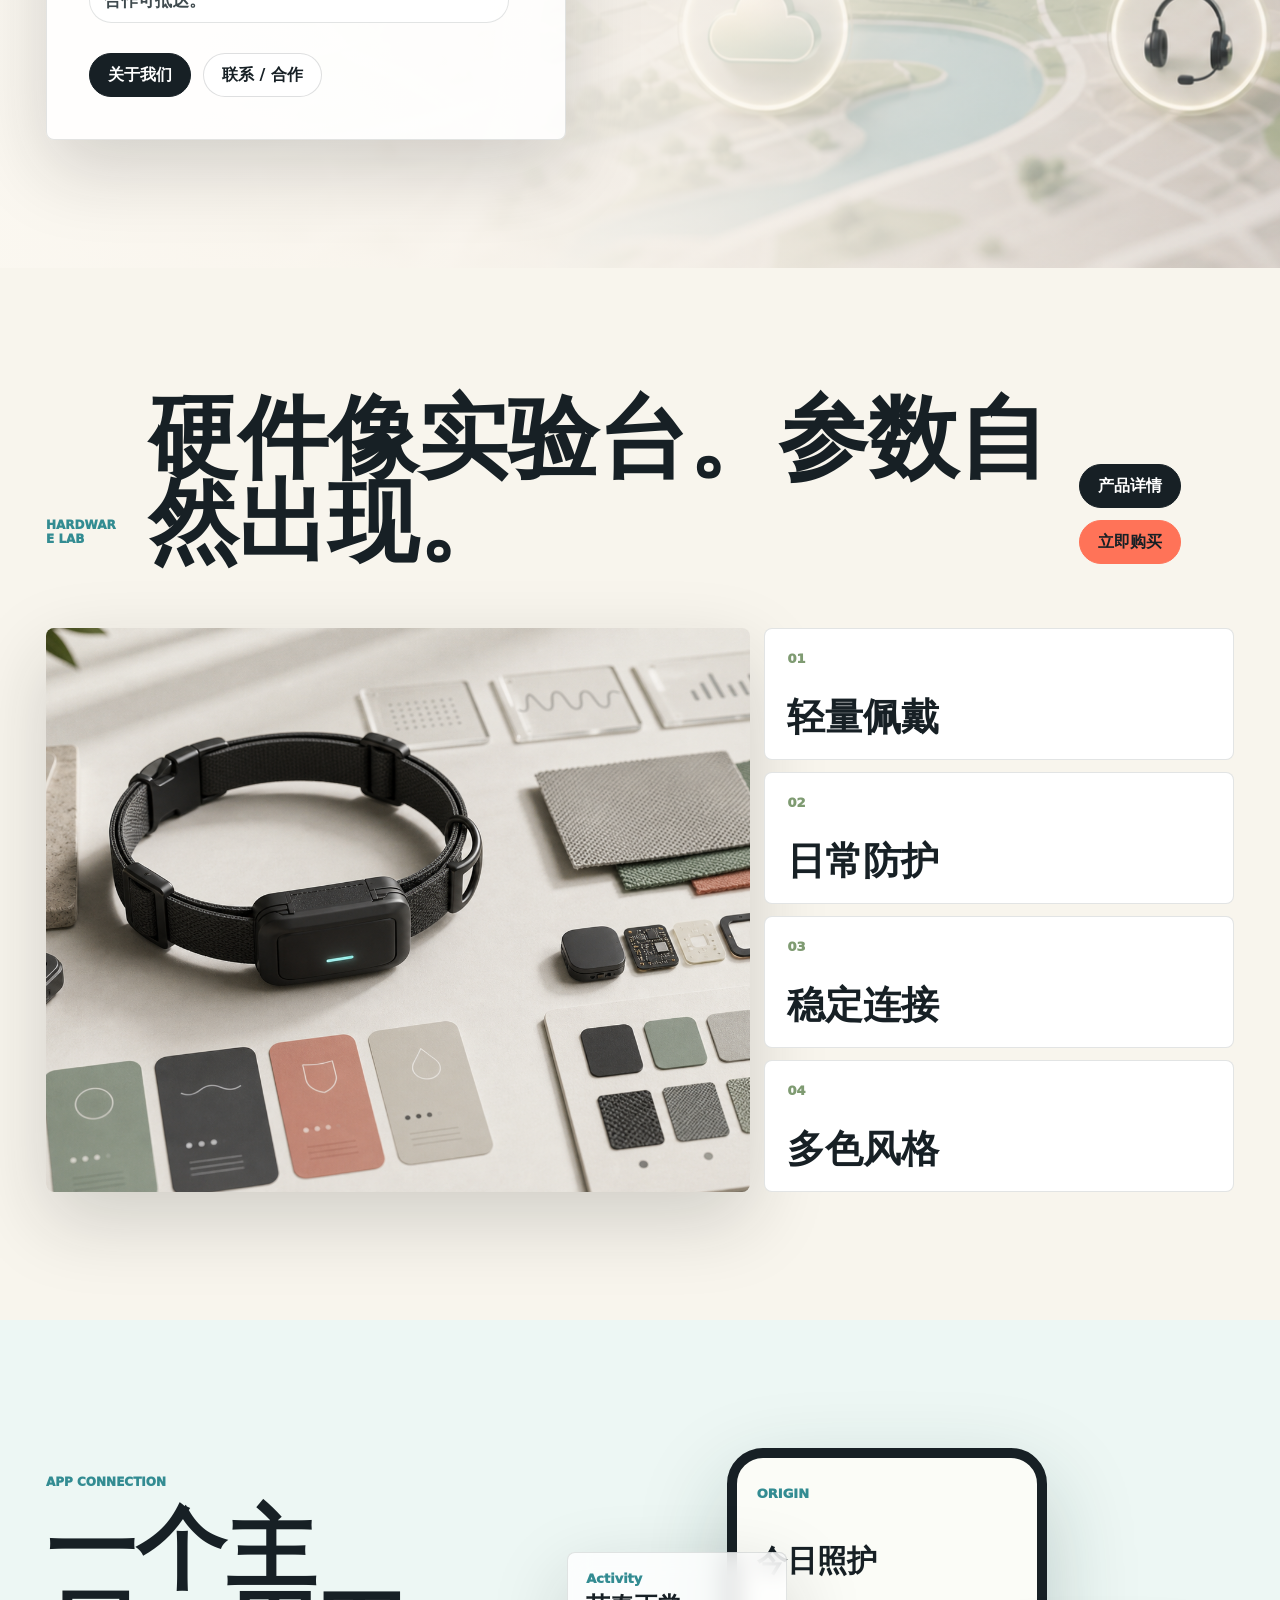
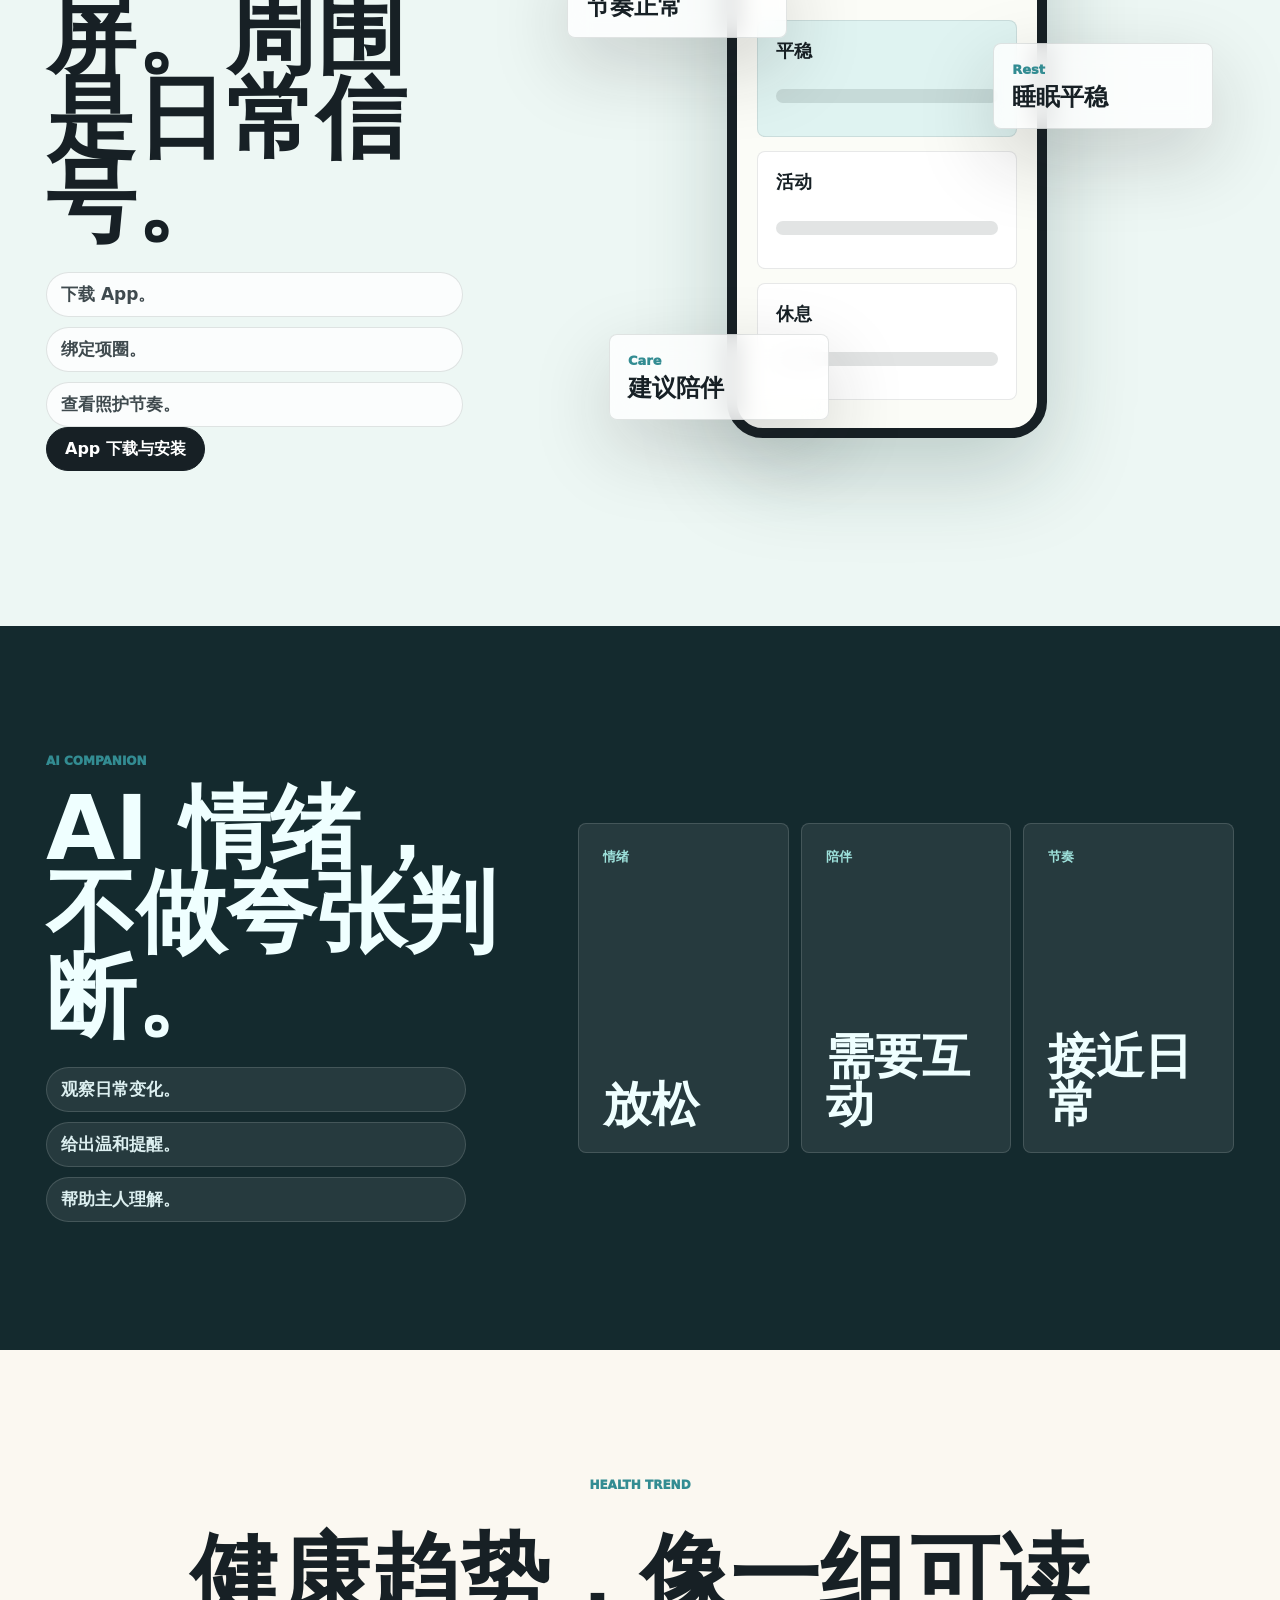
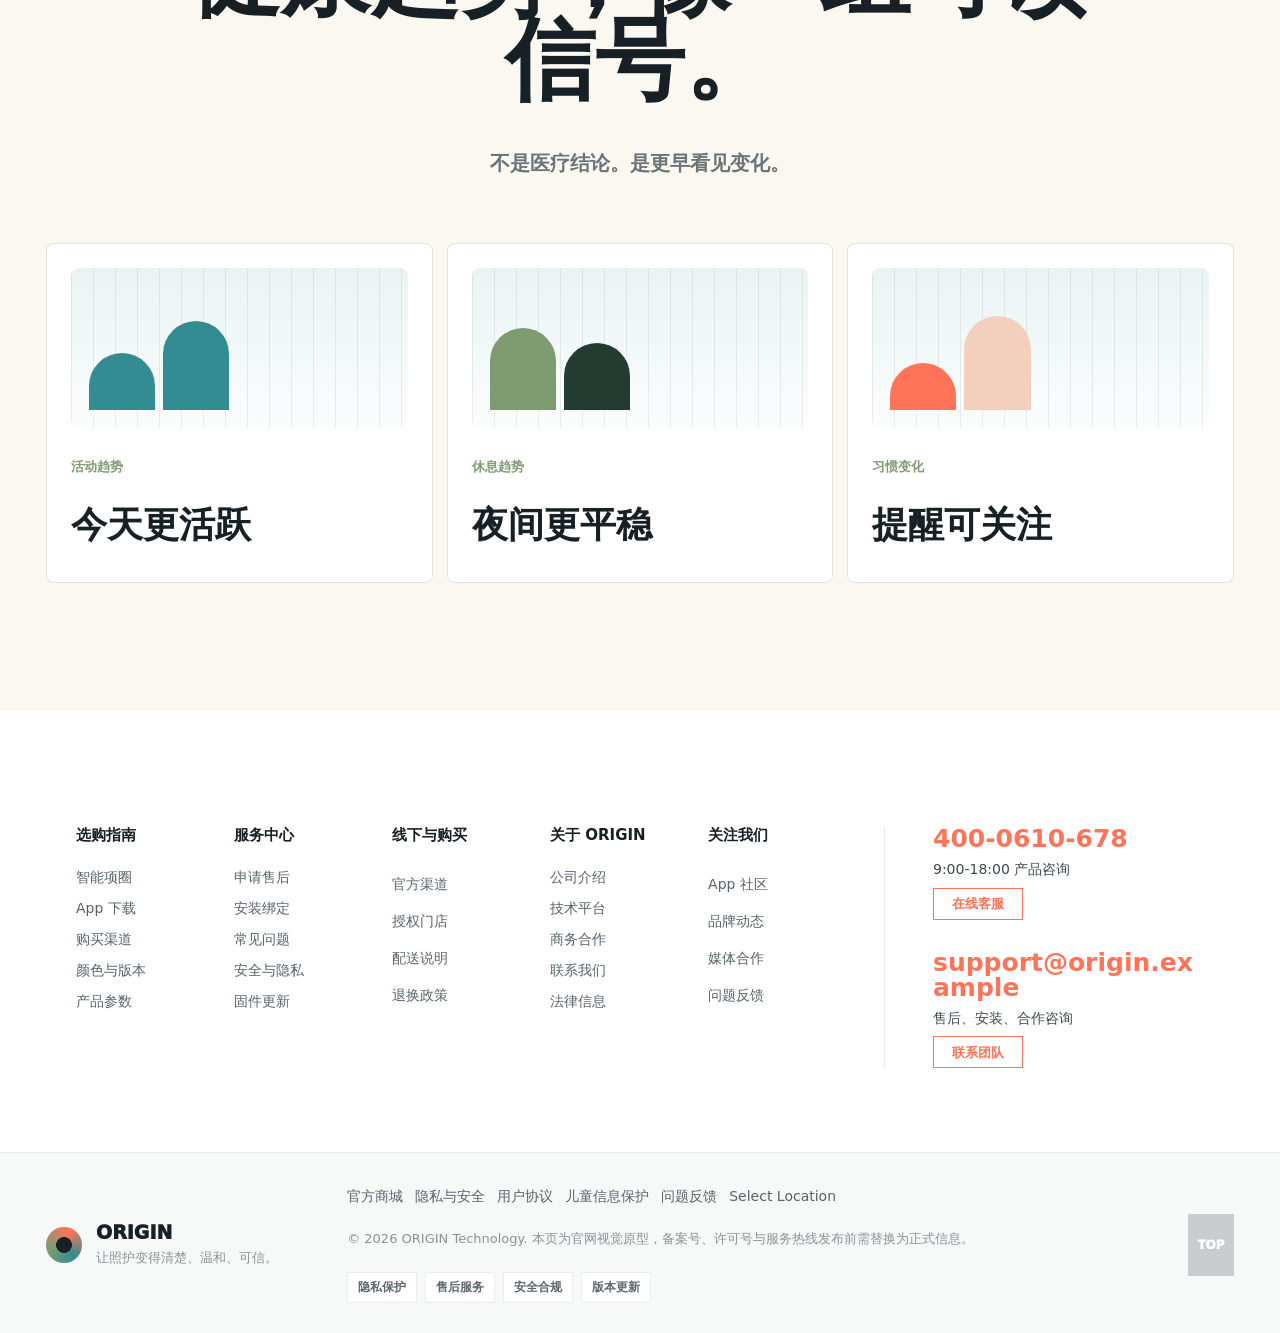
<file: variant-signal-care.html>
<!doctype html>
<html lang="zh-CN">
  <head>
    <meta charset="utf-8" />
    <meta name="viewport" content="width=device-width, initial-scale=1" />
    <title>ORIGIN 照护信号版</title>
    <link rel="stylesheet" href="./signal-care.css" />
  </head>
  <body>
    <header class="care-header" aria-label="主导航">
      <a class="brand" href="./variant-signal-care.html" data-route="/">
        <span class="brand-signal">O</span>
        <strong>ORIGIN</strong>
      </a>

      <nav class="signal-nav" aria-label="照护信号导航">
        <a href="#care-hero">起点</a>
        <a href="#company">公司</a>
        <a href="#hardware">硬件</a>
        <a href="#app">App</a>
        <a href="#emotion">AI</a>
        <a href="#health">健康</a>
        <a href="#contact">联系</a>
      </nav>

      <div class="header-tools">
        <button type="button">中 / EN</button>
        <a href="./shop.html">商店</a>
        <a class="support-dot" href="./support.html" aria-label="客服"></a>
      </div>
    </header>

    <main>
      <section class="care-hero" id="care-hero">
        <img
          src="./assets/origin-signal-care-hero.png"
          alt="ORIGIN 智能项圈和 App 照护信号系统"
        />
        <div class="hero-wash"></div>
        <div class="signal-ring" aria-hidden="true">
          <span></span>
          <span></span>
          <span></span>
        </div>
        <div class="hero-copy">
          <p class="kicker">ORIGIN Signal Care</p>
          <h1>不是追踪宠物。是读懂日常。</h1>
          <div class="line-list">
            <span>佩戴项圈。</span>
            <span>记录变化。</span>
            <span>理解照护信号。</span>
          </div>
          <div class="button-row">
            <a class="primary-button" href="./product.html">了解产品</a>
            <a class="soft-button" href="./download.html">查看 App</a>
          </div>
        </div>
        <aside class="hero-panel" aria-label="照护信号概览">
          <span>今日信号</span>
          <strong>平稳</strong>
          <small>活动、休息、陪伴节奏正常</small>
        </aside>
      </section>

      <section class="care-section company-section" id="company">
        <img
          src="./assets/origin-signal-care-trust-map.png"
          alt="ORIGIN 公司位置与照护网络信任背景"
        />
        <div class="section-wash"></div>
        <div class="company-copy">
          <p class="kicker">Company Trust</p>
          <h2>公司信息清楚。合作路径直接。</h2>
          <div class="line-list vertical">
            <span>位置可识别。</span>
            <span>资质可说明。</span>
            <span>合作可抵达。</span>
          </div>
          <div class="button-row">
            <a class="primary-button" href="./about.html">关于我们</a>
            <a class="outline-button" href="./contact.html">联系 / 合作</a>
          </div>
        </div>
        <div class="trust-node-map" aria-label="公司信任节点">
          <span>Company</span>
          <span>Support</span>
          <span>Privacy</span>
          <span>Partner</span>
        </div>
      </section>

      <section class="care-section hardware-section" id="hardware">
        <div class="section-heading">
          <p class="kicker">Hardware Lab</p>
          <h2>硬件像实验台。参数自然出现。</h2>
          <div class="button-row">
            <a class="primary-button" href="./product.html">产品详情</a>
            <a class="coral-button" href="./shop.html">立即购买</a>
          </div>
        </div>
        <div class="hardware-lab">
          <img
            src="./assets/origin-signal-care-hardware-lab.png"
            alt="ORIGIN 智能项圈硬件实验台展示"
          />
          <div class="spec-rail" aria-label="硬件参数">
            <article>
              <span>01</span>
              <strong>轻量佩戴</strong>
            </article>
            <article>
              <span>02</span>
              <strong>日常防护</strong>
            </article>
            <article>
              <span>03</span>
              <strong>稳定连接</strong>
            </article>
            <article>
              <span>04</span>
              <strong>多色风格</strong>
            </article>
          </div>
        </div>
      </section>

      <section class="care-section app-section" id="app">
        <div class="app-copy">
          <p class="kicker">App Connection</p>
          <h2>一个主屏。周围是日常信号。</h2>
          <div class="line-list vertical">
            <span>下载 App。</span>
            <span>绑定项圈。</span>
            <span>查看照护节奏。</span>
          </div>
          <a class="primary-button" href="./download.html">App 下载与安装</a>
        </div>
        <div class="app-system" aria-label="App 照护系统示意">
          <div class="main-phone">
            <span>ORIGIN</span>
            <strong>今日照护</strong>
            <div class="status-card calm">
              <b>平稳</b>
              <i></i>
            </div>
            <div class="status-card">
              <b>活动</b>
              <i></i>
            </div>
            <div class="status-card">
              <b>休息</b>
              <i></i>
            </div>
          </div>
          <div class="float-card activity">
            <span>Activity</span>
            <strong>节奏正常</strong>
          </div>
          <div class="float-card rest">
            <span>Rest</span>
            <strong>睡眠平稳</strong>
          </div>
          <div class="float-card reminder">
            <span>Care</span>
            <strong>建议陪伴</strong>
          </div>
        </div>
      </section>

      <section class="care-section emotion-section" id="emotion">
        <div class="emotion-grid">
          <div>
            <p class="kicker">AI Companion</p>
            <h2>AI 情绪，不做夸张判断。</h2>
            <div class="line-list vertical">
              <span>观察日常变化。</span>
              <span>给出温和提醒。</span>
              <span>帮助主人理解。</span>
            </div>
          </div>
          <div class="mood-board" aria-label="AI 情绪陪伴">
            <article>
              <span>情绪</span>
              <strong>放松</strong>
            </article>
            <article>
              <span>陪伴</span>
              <strong>需要互动</strong>
            </article>
            <article>
              <span>节奏</span>
              <strong>接近日常</strong>
            </article>
          </div>
        </div>
      </section>

      <section class="care-section health-section" id="health">
        <div class="section-heading centered">
          <p class="kicker">Health Trend</p>
          <h2>健康趋势，像一组可读信号。</h2>
          <p>不是医疗结论。是更早看见变化。</p>
        </div>
        <div class="trend-board">
          <article>
            <div class="trend-visual activity-visual"></div>
            <span>活动趋势</span>
            <strong>今天更活跃</strong>
          </article>
          <article>
            <div class="trend-visual rest-visual"></div>
            <span>休息趋势</span>
            <strong>夜间更平稳</strong>
          </article>
          <article>
            <div class="trend-visual habit-visual"></div>
            <span>习惯变化</span>
            <strong>提醒可关注</strong>
          </article>
        </div>
      </section>

      <section class="care-section contact-section" id="contact">
        <div class="footer-directory">
          <div class="footer-link-grid" aria-label="底部服务导航">
            <div class="footer-column">
              <h3>选购指南</h3>
              <a href="./product.html">智能项圈</a>
              <a href="./download.html">App 下载</a>
              <a href="./shop.html">购买渠道</a>
              <a href="./product.html#colors">颜色与版本</a>
              <a href="./product.html#specs">产品参数</a>
            </div>
            <div class="footer-column">
              <h3>服务中心</h3>
              <a href="./support.html">申请售后</a>
              <a href="./support.html#install">安装绑定</a>
              <a href="./support.html#faq">常见问题</a>
              <a href="./privacy-safety.html">安全与隐私</a>
              <a href="./support.html#updates">固件更新</a>
            </div>
            <div class="footer-column">
              <h3>线下与购买</h3>
              <a href="./shop.html">官方渠道</a>
              <a href="./shop.html#stores">授权门店</a>
              <a href="./shop.html#delivery">配送说明</a>
              <a href="./shop.html#returns">退换政策</a>
            </div>
            <div class="footer-column">
              <h3>关于 ORIGIN</h3>
              <a href="./about.html">公司介绍</a>
              <a href="./technology.html">技术平台</a>
              <a href="./partners.html">商务合作</a>
              <a href="./contact.html">联系我们</a>
              <a href="./legal/index.html">法律信息</a>
            </div>
            <div class="footer-column">
              <h3>关注我们</h3>
              <a href="./download.html">App 社区</a>
              <a href="./about.html#news">品牌动态</a>
              <a href="./partners.html#media">媒体合作</a>
              <a href="./contact.html#feedback">问题反馈</a>
            </div>
          </div>

          <aside class="footer-service-card" aria-label="客服信息">
            <div class="service-block">
              <strong>400-0610-678</strong>
              <span>9:00-18:00 产品咨询</span>
              <a href="./support.html">在线客服</a>
            </div>
            <div class="service-block">
              <strong>support@origin.example</strong>
              <span>售后、安装、合作咨询</span>
              <a href="./contact.html">联系团队</a>
            </div>
          </aside>
        </div>

        <footer class="care-footer">
          <div class="footer-lower-inner">
            <div class="footer-brand-block">
              <span class="brand-signal">O</span>
              <div>
                <strong>ORIGIN</strong>
                <small>让照护变得清楚、温和、可信。</small>
              </div>
            </div>

            <div class="footer-legal">
              <nav aria-label="底部法律与地区入口">
                <a href="./shop.html">官方商城</a>
                <a href="./privacy-safety.html">隐私与安全</a>
                <a href="./legal/index.html">用户协议</a>
                <a href="./legal/index.html#children">儿童信息保护</a>
                <a href="./contact.html#feedback">问题反馈</a>
                <a href="./download.html">Select Location</a>
              </nav>
              <p>
                © 2026 ORIGIN Technology. 本页为官网视觉原型，备案号、许可号与服务热线发布前需替换为正式信息。
              </p>
              <div class="trust-badges" aria-label="信任信息">
                <span>隐私保护</span>
                <span>售后服务</span>
                <span>安全合规</span>
                <span>版本更新</span>
              </div>
            </div>

            <a class="top-link" href="#care-hero" aria-label="返回顶部">TOP</a>
          </div>
        </footer>
      </section>
    </main>
  </body>
</html>
</file>
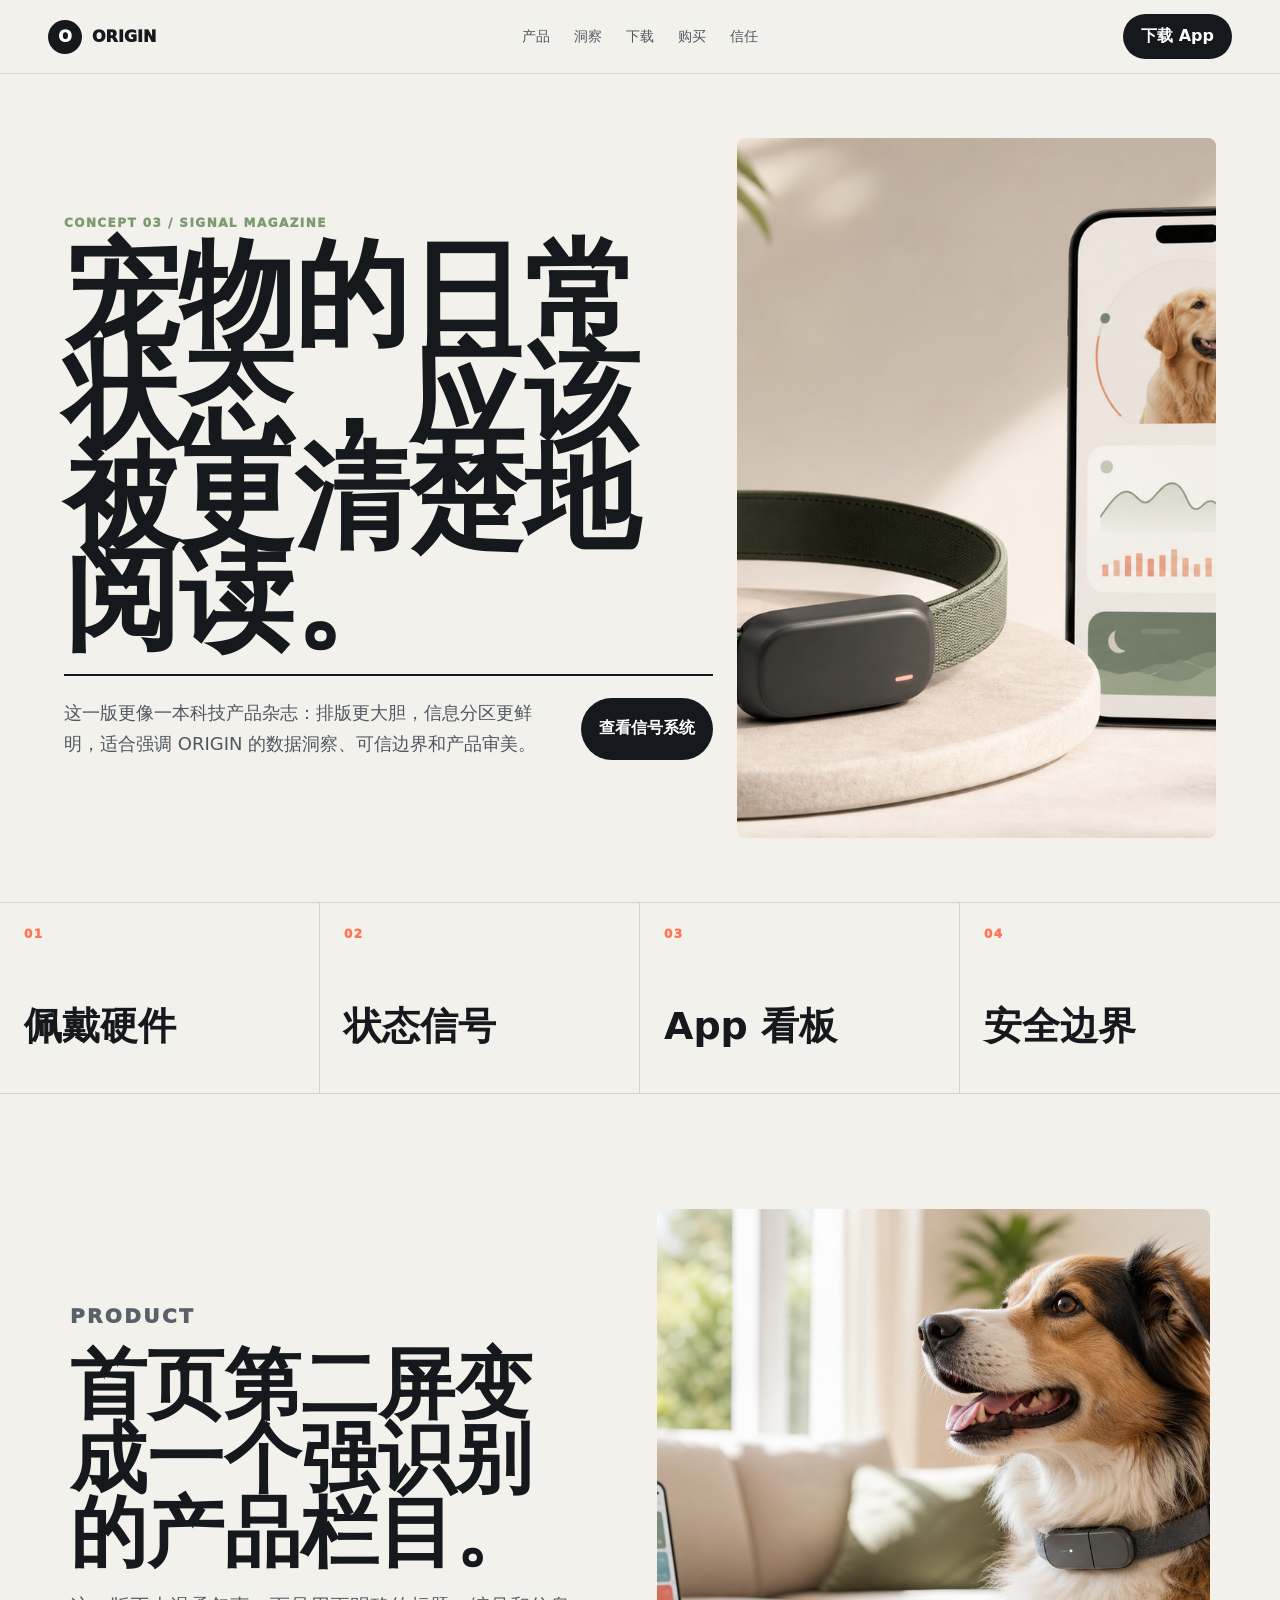
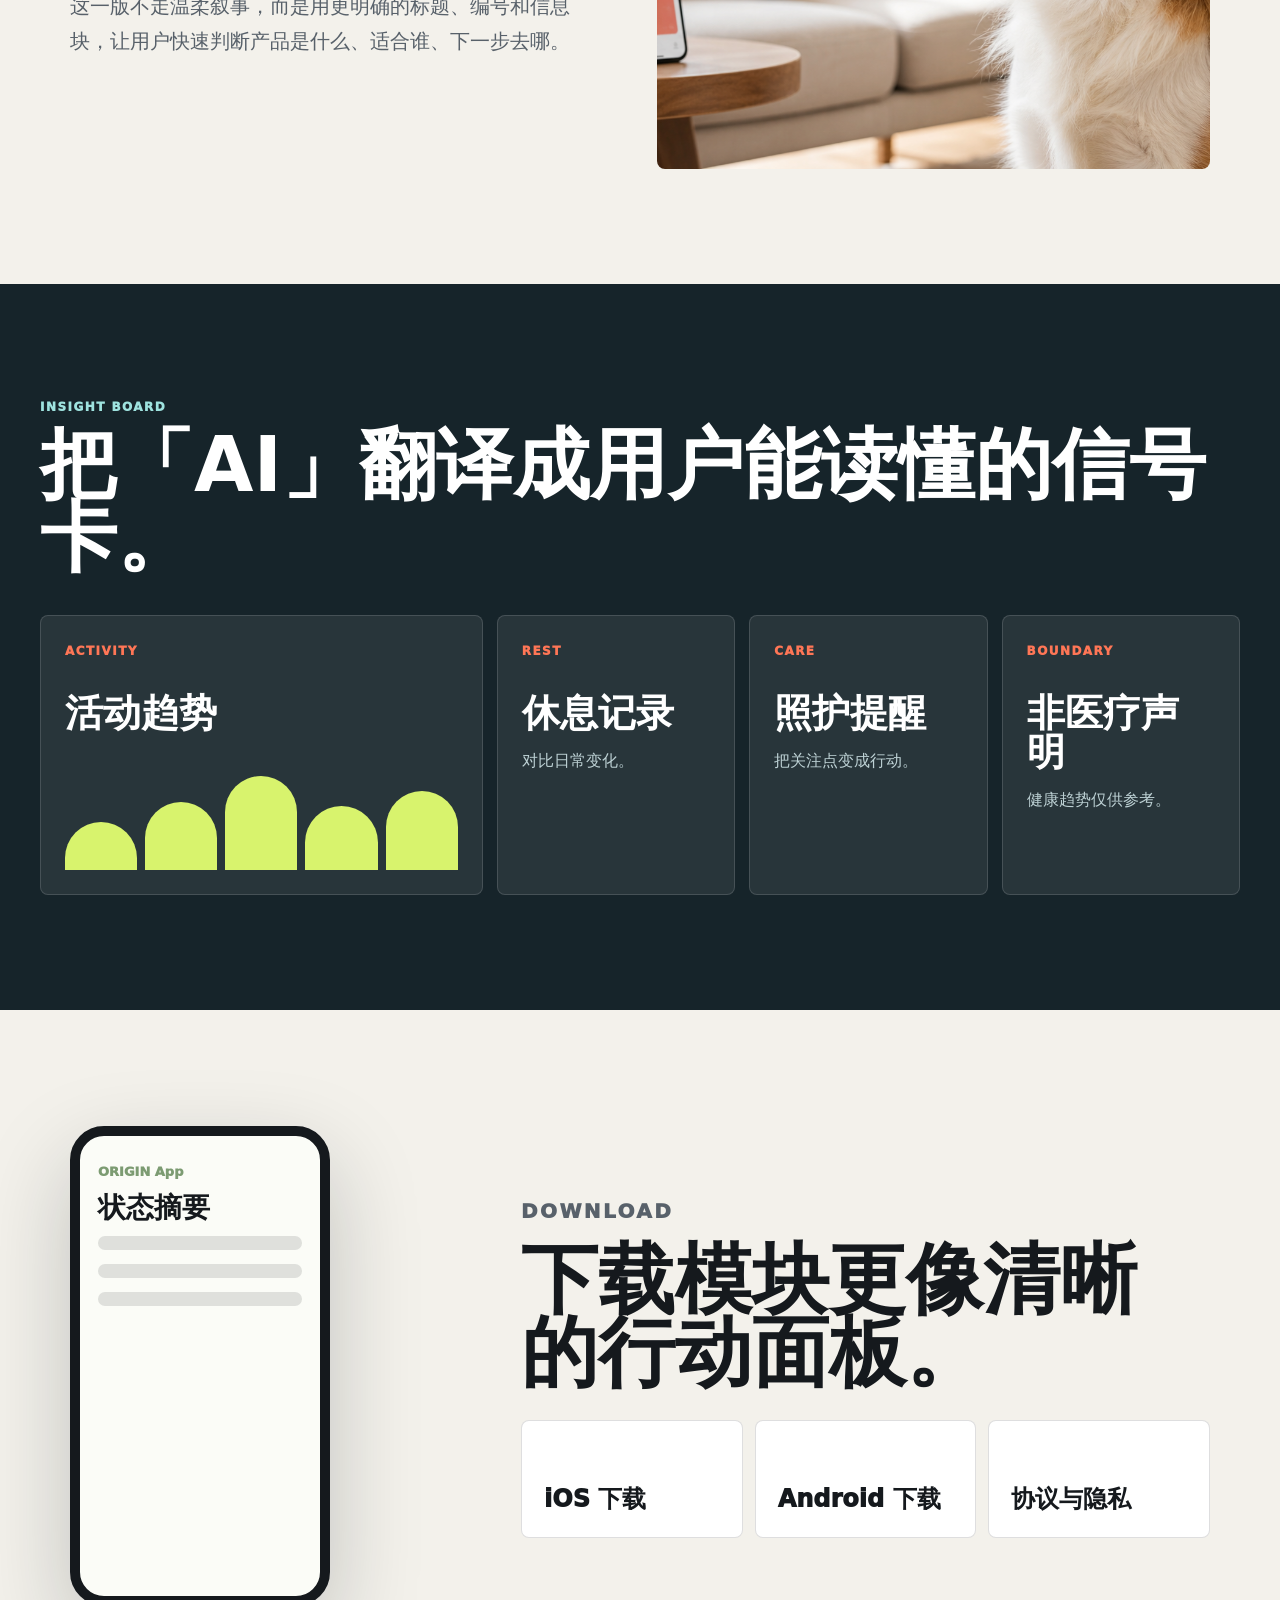
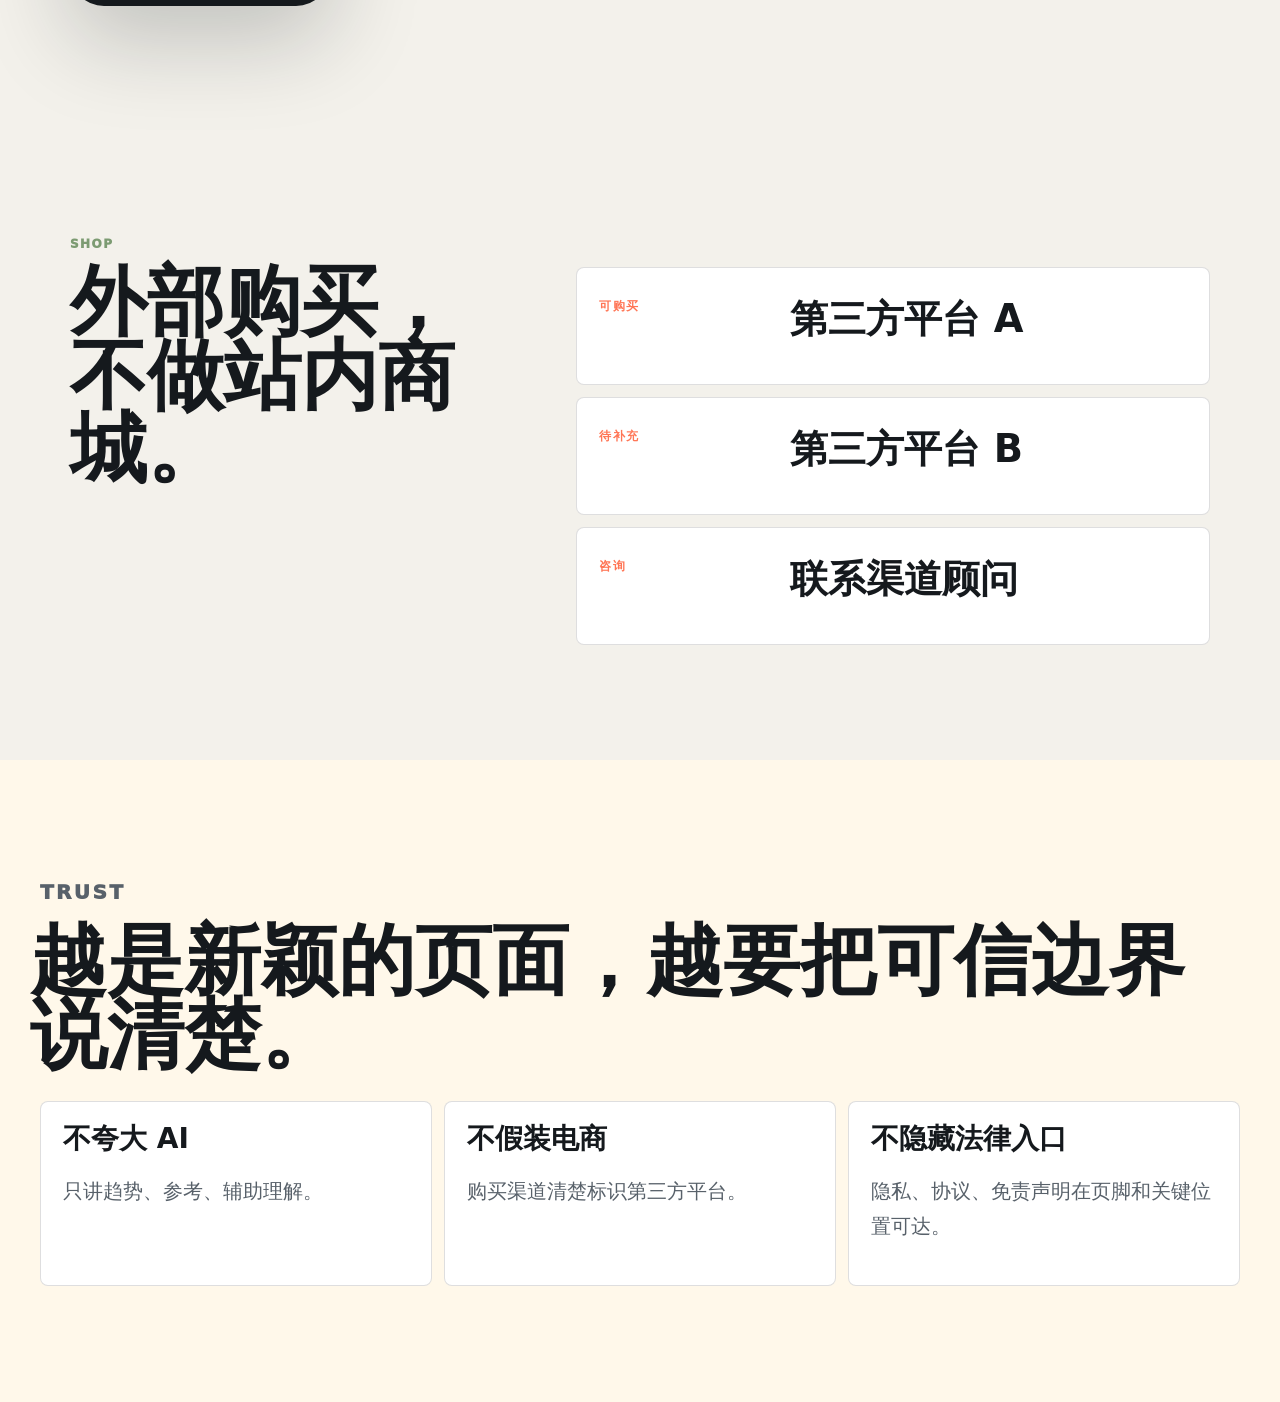
<file: variant-signal.html>
<!doctype html>
<html lang="zh-CN">
  <head>
    <meta charset="utf-8" />
    <meta name="viewport" content="width=device-width, initial-scale=1" />
    <title>ORIGIN 方案三：信号杂志</title>
    <link rel="stylesheet" href="./variant-styles.css" />
  </head>
  <body class="signal">
    <header class="site-header" aria-label="主导航">
      <a class="brand" href="#home"><span class="brand-mark">O</span><span>ORIGIN</span></a>
      <nav class="primary-nav" aria-label="页面导航">
        <a href="#product">产品</a>
        <a href="#insight">洞察</a>
        <a href="#download">下载</a>
        <a href="#shop">购买</a>
        <a href="#trust">信任</a>
      </nav>
      <a class="solid-button" href="#download">下载 App</a>
    </header>

    <main>
      <section class="signal-hero" id="home">
        <div class="signal-title">
          <p class="eyebrow">Concept 03 / Signal Magazine</p>
          <h1>宠物的日常状态，应该被更清楚地阅读。</h1>
        </div>
        <div class="signal-media">
          <img src="./assets/origin-collar-app-concept.png" alt="智能宠物项圈和 App 产品视觉" />
        </div>
        <div class="signal-brief">
          <p>这一版更像一本科技产品杂志：排版更大胆，信息分区更鲜明，适合强调 ORIGIN 的数据洞察、可信边界和产品审美。</p>
          <a class="solid-button" href="#insight">查看信号系统</a>
        </div>
      </section>

      <section class="editorial-index" aria-label="首页内容索引">
        <a href="#product"><span>01</span><strong>佩戴硬件</strong></a>
        <a href="#insight"><span>02</span><strong>状态信号</strong></a>
        <a href="#download"><span>03</span><strong>App 看板</strong></a>
        <a href="#trust"><span>04</span><strong>安全边界</strong></a>
      </section>

      <section class="split-story" id="product">
        <div>
          <p class="eyebrow">Product</p>
          <h2>首页第二屏变成一个强识别的产品栏目。</h2>
          <p>这一版不走温柔叙事，而是用更明确的标题、编号和信息块，让用户快速判断产品是什么、适合谁、下一步去哪。</p>
        </div>
        <img src="./assets/origin-lifestyle-collar-dog.png" alt="佩戴智能项圈的宠物" />
      </section>

      <section class="signal-board" id="insight">
        <div class="board-heading">
          <p class="eyebrow">Insight Board</p>
          <h2>把「AI」翻译成用户能读懂的信号卡。</h2>
        </div>
        <div class="board-grid">
          <article class="board-large">
            <span>Activity</span>
            <strong>活动趋势</strong>
            <div class="bars"><i></i><i></i><i></i><i></i><i></i></div>
          </article>
          <article><span>Rest</span><strong>休息记录</strong><p>对比日常变化。</p></article>
          <article><span>Care</span><strong>照护提醒</strong><p>把关注点变成行动。</p></article>
          <article><span>Boundary</span><strong>非医疗声明</strong><p>健康趋势仅供参考。</p></article>
        </div>
      </section>

      <section class="download-editorial" id="download">
        <div class="phone editorial-phone">
          <span>ORIGIN App</span>
          <strong>状态摘要</strong>
          <i></i>
          <i></i>
          <i></i>
        </div>
        <div>
          <p class="eyebrow">Download</p>
          <h2>下载模块更像清晰的行动面板。</h2>
          <div class="download-list">
            <a href="#download">iOS 下载</a>
            <a href="#download">Android 下载</a>
            <a href="#trust">协议与隐私</a>
          </div>
        </div>
      </section>

      <section class="commerce-panel" id="shop">
        <div>
          <p class="eyebrow">Shop</p>
          <h2>外部购买，不做站内商城。</h2>
        </div>
        <div class="commerce-list">
          <article><span>可购买</span><strong>第三方平台 A</strong></article>
          <article><span>待补充</span><strong>第三方平台 B</strong></article>
          <article><span>咨询</span><strong>联系渠道顾问</strong></article>
        </div>
      </section>

      <section class="trust-manifesto" id="trust">
        <p class="eyebrow">Trust</p>
        <h2>越是新颖的页面，越要把可信边界说清楚。</h2>
        <div class="manifesto-grid">
          <article><h3>不夸大 AI</h3><p>只讲趋势、参考、辅助理解。</p></article>
          <article><h3>不假装电商</h3><p>购买渠道清楚标识第三方平台。</p></article>
          <article><h3>不隐藏法律入口</h3><p>隐私、协议、免责声明在页脚和关键位置可达。</p></article>
        </div>
      </section>
    </main>
  </body>
</html>
</file>
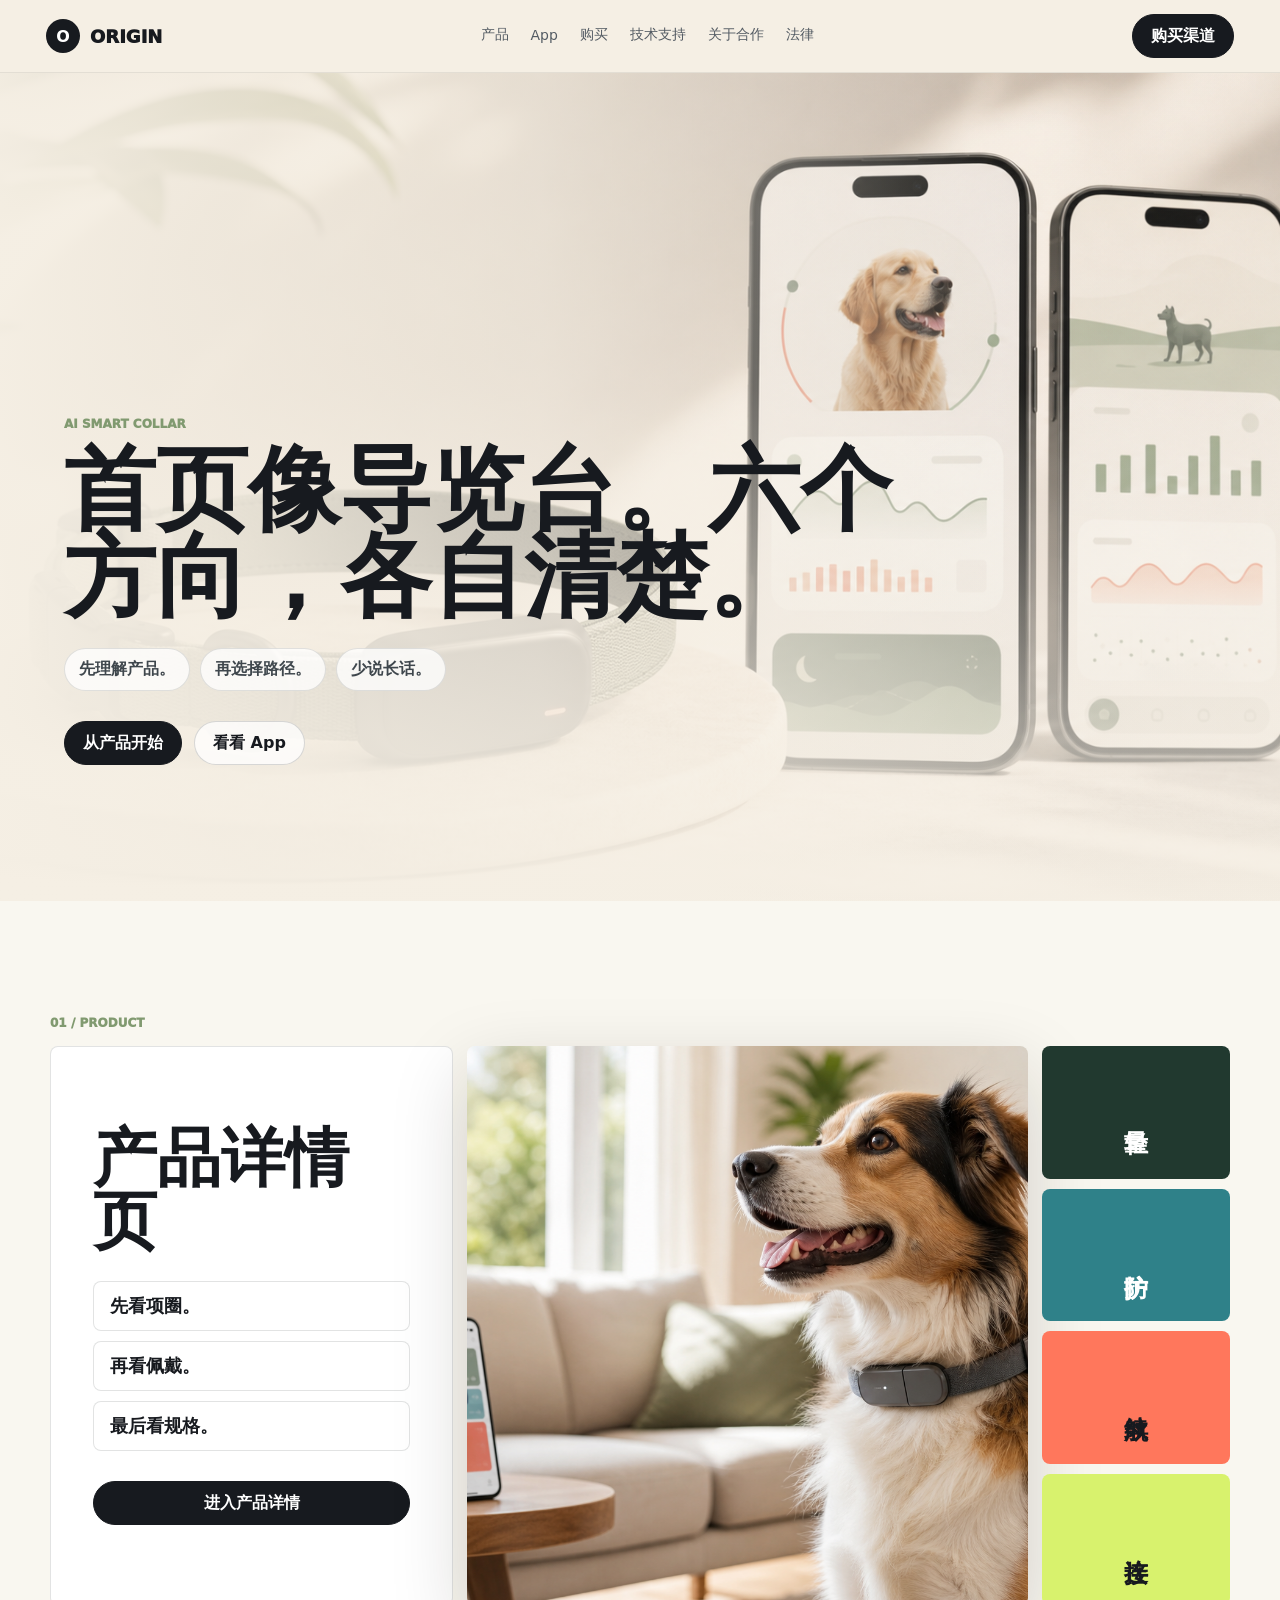
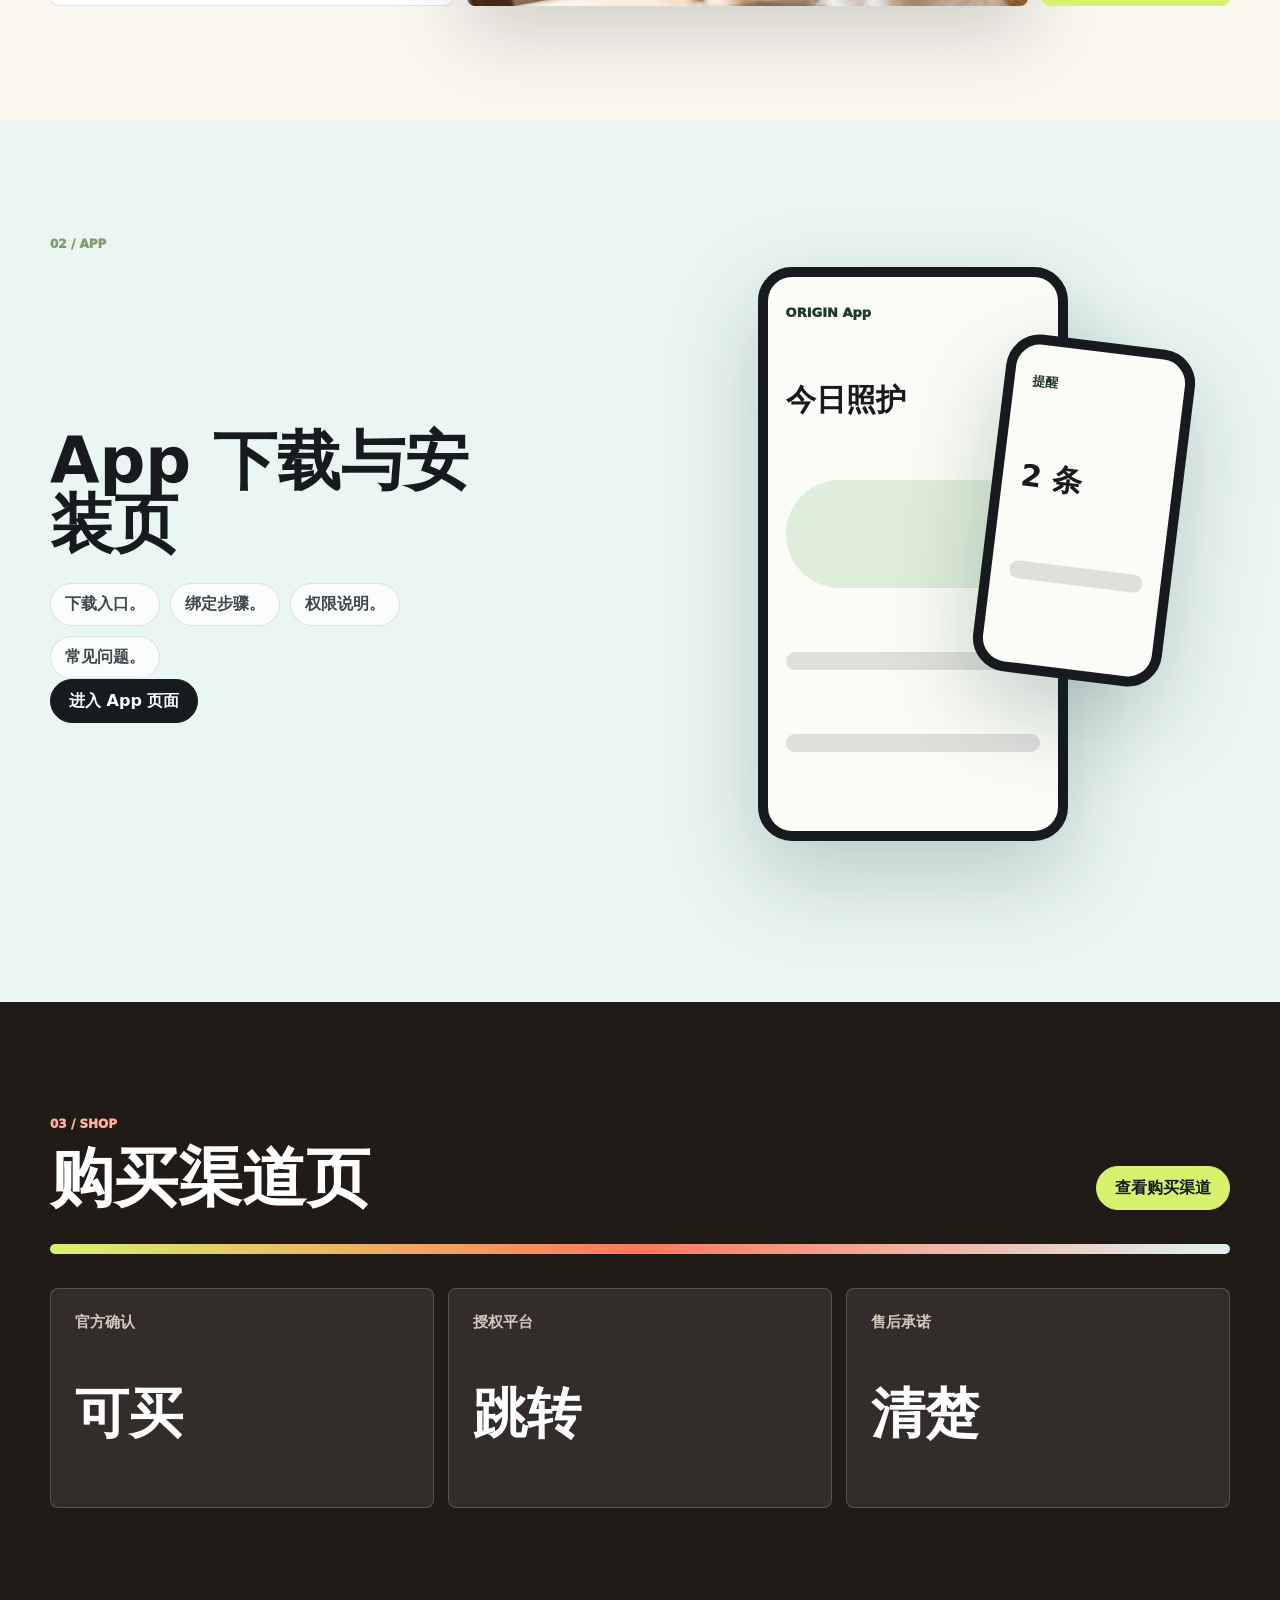
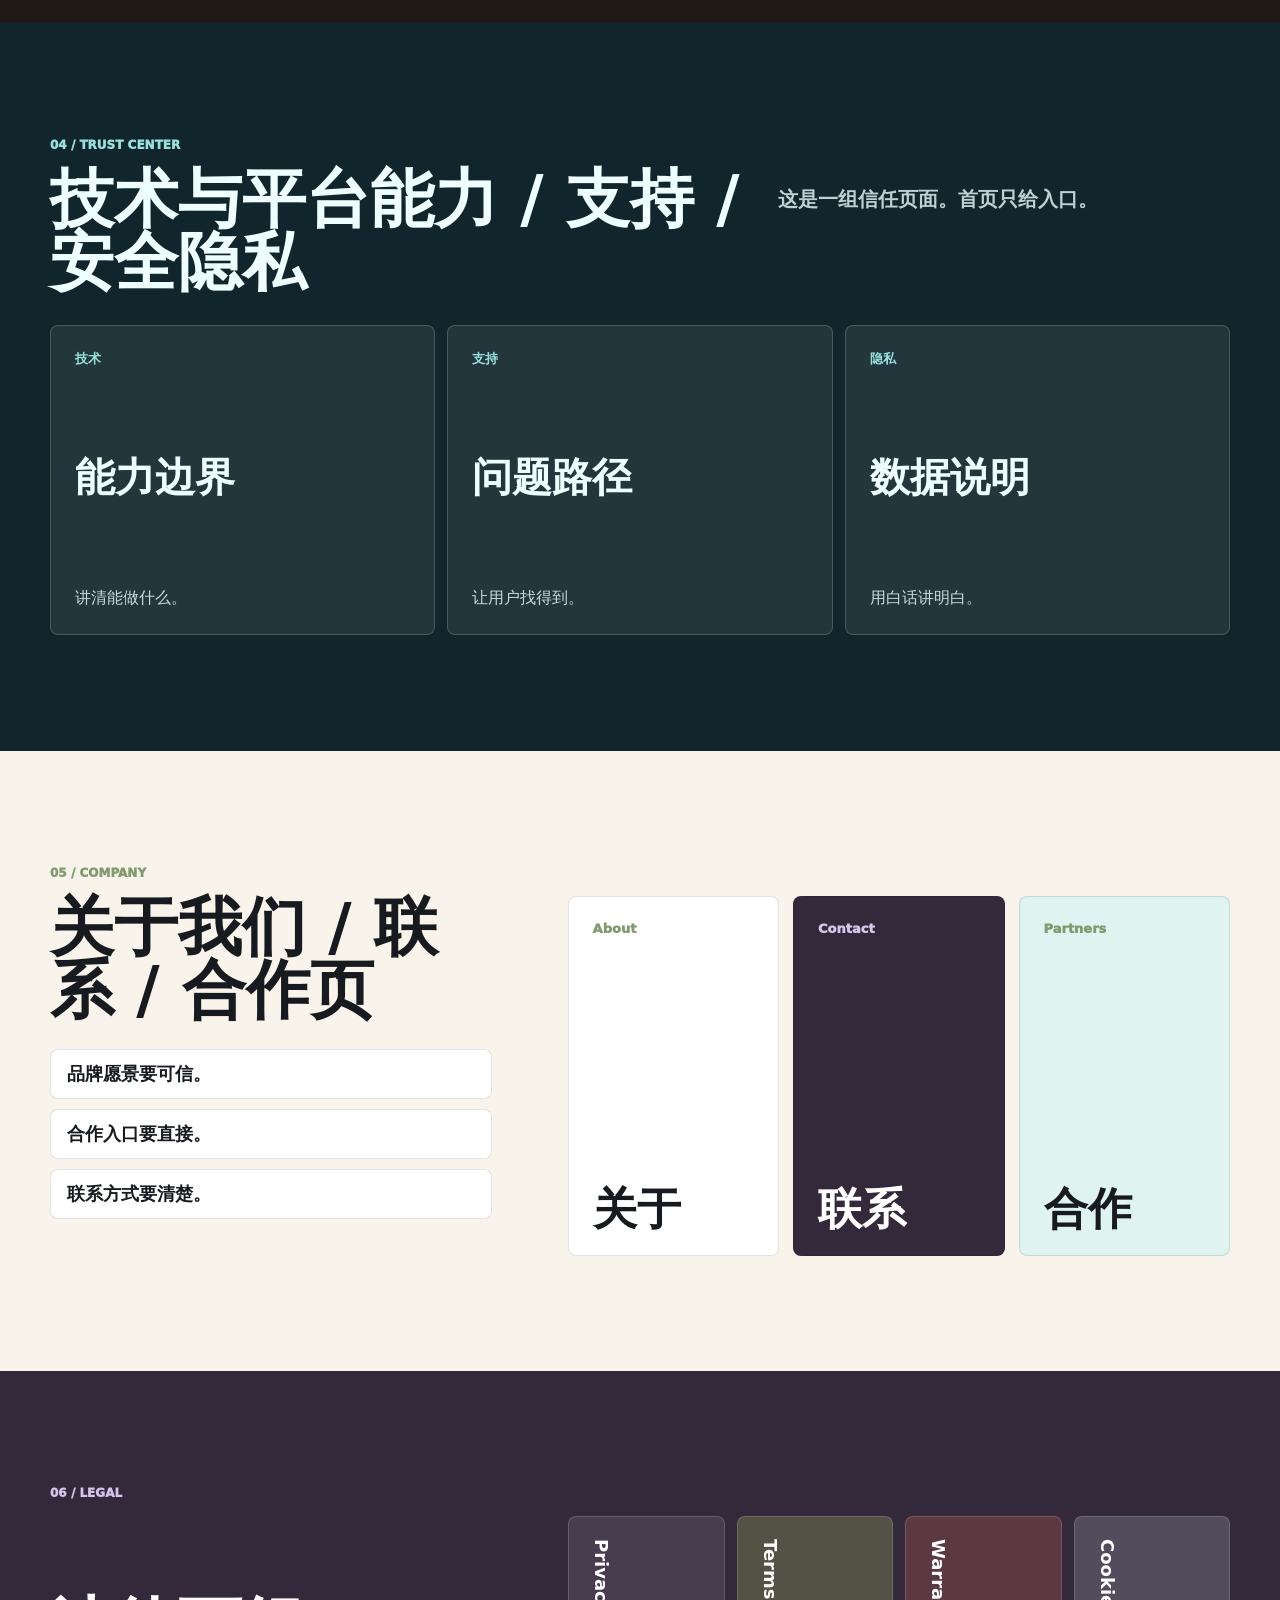
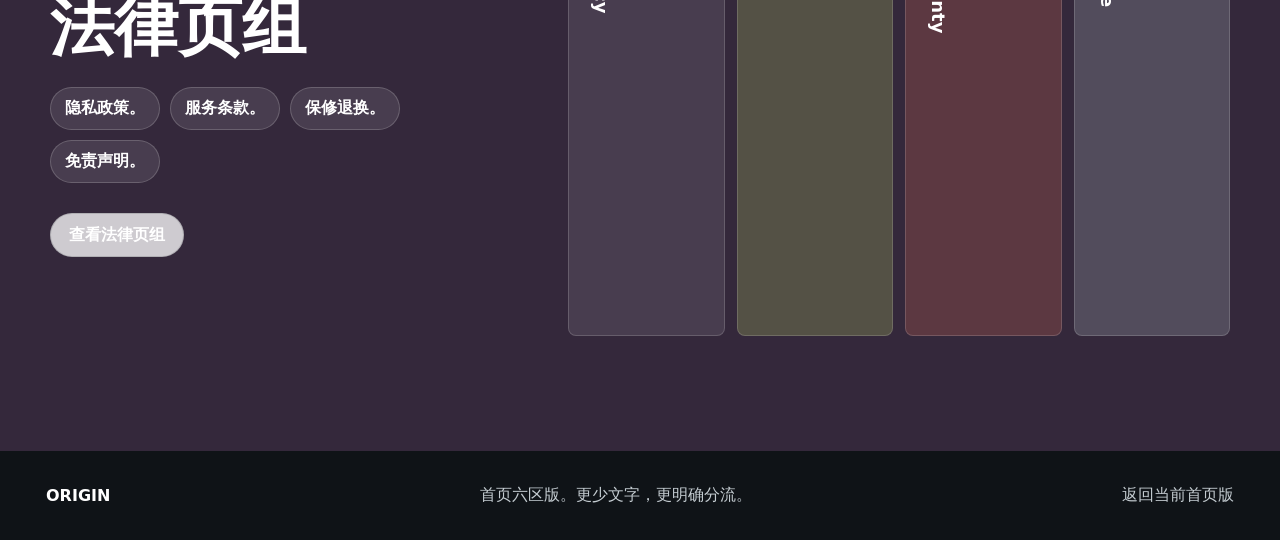
<file: variant-six-zones.html>
<!doctype html>
<html lang="zh-CN">
  <head>
    <meta charset="utf-8" />
    <meta name="viewport" content="width=device-width, initial-scale=1" />
    <title>ORIGIN 首页六区版</title>
    <link rel="stylesheet" href="./six-zones.css" />
  </head>
  <body>
    <header class="z-header" aria-label="六区版首页导航">
      <a class="z-brand" href="./variant-six-zones.html" data-route="/" aria-label="ORIGIN 首页">
        <span>O</span>
        <strong>ORIGIN</strong>
      </a>
      <nav aria-label="首页区域导航">
        <a href="#product-zone">产品</a>
        <a href="#app-zone">App</a>
        <a href="#shop-zone">购买</a>
        <a href="#trust-zone">技术支持</a>
        <a href="#company-zone">关于合作</a>
        <a href="#legal-zone">法律</a>
      </nav>
      <a class="z-header-cta" href="./shop.html">购买渠道</a>
    </header>

    <main>
      <section class="z-hero" id="top">
        <img
          src="./assets/origin-collar-app-concept.png"
          alt="ORIGIN 智能宠物项圈与 App 概念展示"
        />
        <div class="z-hero-shade"></div>
        <div class="z-hero-copy">
          <p>AI Smart Collar</p>
          <h1>首页像导览台。六个方向，各自清楚。</h1>
          <div class="z-hero-lines">
            <span>先理解产品。</span>
            <span>再选择路径。</span>
            <span>少说长话。</span>
          </div>
          <div class="z-actions">
            <a class="z-button dark" href="#product-zone">从产品开始</a>
            <a class="z-button light" href="#app-zone">看看 App</a>
          </div>
        </div>
      </section>

      <section class="zone product-zone" id="product-zone">
        <div class="zone-kicker">01 / Product</div>
        <div class="product-stage">
          <div class="product-copy">
            <h2>产品详情页</h2>
            <ul class="sentence-list">
              <li>先看项圈。</li>
              <li>再看佩戴。</li>
              <li>最后看规格。</li>
            </ul>
            <a class="z-button dark" href="./product.html">进入产品详情</a>
          </div>
          <figure>
            <img
              src="./assets/origin-lifestyle-collar-dog.png"
              alt="佩戴 ORIGIN 智能项圈的宠物"
            />
          </figure>
          <div class="product-specs" aria-label="产品详情页重点">
            <span>轻量</span>
            <span>防护</span>
            <span>续航</span>
            <span>连接</span>
          </div>
        </div>
      </section>

      <section class="zone app-zone" id="app-zone">
        <div class="zone-kicker">02 / App</div>
        <div class="app-panel">
          <div class="app-copy">
            <h2>App 下载与安装页</h2>
            <div class="split-lines">
              <span>下载入口。</span>
              <span>绑定步骤。</span>
              <span>权限说明。</span>
              <span>常见问题。</span>
            </div>
            <a class="z-button dark" href="./download.html">进入 App 页面</a>
          </div>
          <div class="phone-field" aria-label="App 界面结构示意">
            <div class="z-phone main-phone">
              <span>ORIGIN App</span>
              <strong>今日照护</strong>
              <i class="wide"></i>
              <i></i>
              <i></i>
            </div>
            <div class="z-phone alert-phone">
              <span>提醒</span>
              <strong>2 条</strong>
              <i></i>
            </div>
          </div>
        </div>
      </section>

      <section class="zone shop-zone" id="shop-zone">
        <div class="zone-kicker">03 / Shop</div>
        <div class="shop-runway">
          <div class="shop-head">
            <h2>购买渠道页</h2>
            <a class="z-button accent" href="./shop.html">查看购买渠道</a>
          </div>
          <div class="runway-line" aria-hidden="true"></div>
          <div class="shop-steps" aria-label="购买渠道流程">
            <article>
              <span>官方确认</span>
              <strong>可买</strong>
            </article>
            <article>
              <span>授权平台</span>
              <strong>跳转</strong>
            </article>
            <article>
              <span>售后承诺</span>
              <strong>清楚</strong>
            </article>
          </div>
        </div>
      </section>

      <section class="zone trust-zone" id="trust-zone">
        <div class="zone-kicker">04 / Trust Center</div>
        <div class="trust-console">
          <div class="trust-title">
            <h2>技术与平台能力 / 支持 / 安全隐私</h2>
            <p>这是一组信任页面。首页只给入口。</p>
          </div>
          <div class="trust-lanes">
            <a href="./technology.html">
              <span>技术</span>
              <strong>能力边界</strong>
              <small>讲清能做什么。</small>
            </a>
            <a href="./support.html">
              <span>支持</span>
              <strong>问题路径</strong>
              <small>让用户找得到。</small>
            </a>
            <a href="./privacy-safety.html">
              <span>隐私</span>
              <strong>数据说明</strong>
              <small>用白话讲明白。</small>
            </a>
          </div>
        </div>
      </section>

      <section class="zone company-zone" id="company-zone">
        <div class="zone-kicker">05 / Company</div>
        <div class="company-switchboard">
          <div class="company-copy">
            <h2>关于我们 / 联系 / 合作页</h2>
            <ul class="sentence-list">
              <li>品牌愿景要可信。</li>
              <li>合作入口要直接。</li>
              <li>联系方式要清楚。</li>
            </ul>
          </div>
          <div class="contact-dials" aria-label="关于与合作入口">
            <a href="./about.html">
              <span>About</span>
              <strong>关于</strong>
            </a>
            <a href="./contact.html">
              <span>Contact</span>
              <strong>联系</strong>
            </a>
            <a href="./partners.html">
              <span>Partners</span>
              <strong>合作</strong>
            </a>
          </div>
        </div>
      </section>

      <section class="zone legal-zone" id="legal-zone">
        <div class="zone-kicker">06 / Legal</div>
        <div class="legal-desk">
          <div>
            <h2>法律页组</h2>
            <div class="split-lines compact">
              <span>隐私政策。</span>
              <span>服务条款。</span>
              <span>保修退换。</span>
              <span>免责声明。</span>
            </div>
            <a class="z-button light" href="./legal/index.html">查看法律页组</a>
          </div>
          <div class="document-shelf" aria-label="法律文件组示意">
            <span>Privacy</span>
            <span>Terms</span>
            <span>Warranty</span>
            <span>Cookie</span>
          </div>
        </div>
      </section>
    </main>

    <footer class="z-footer">
      <strong>ORIGIN</strong>
      <span>首页六区版。更少文字，更明确分流。</span>
      <a href="./index.html">返回当前首页版</a>
    </footer>
  </body>
</html>
</file>
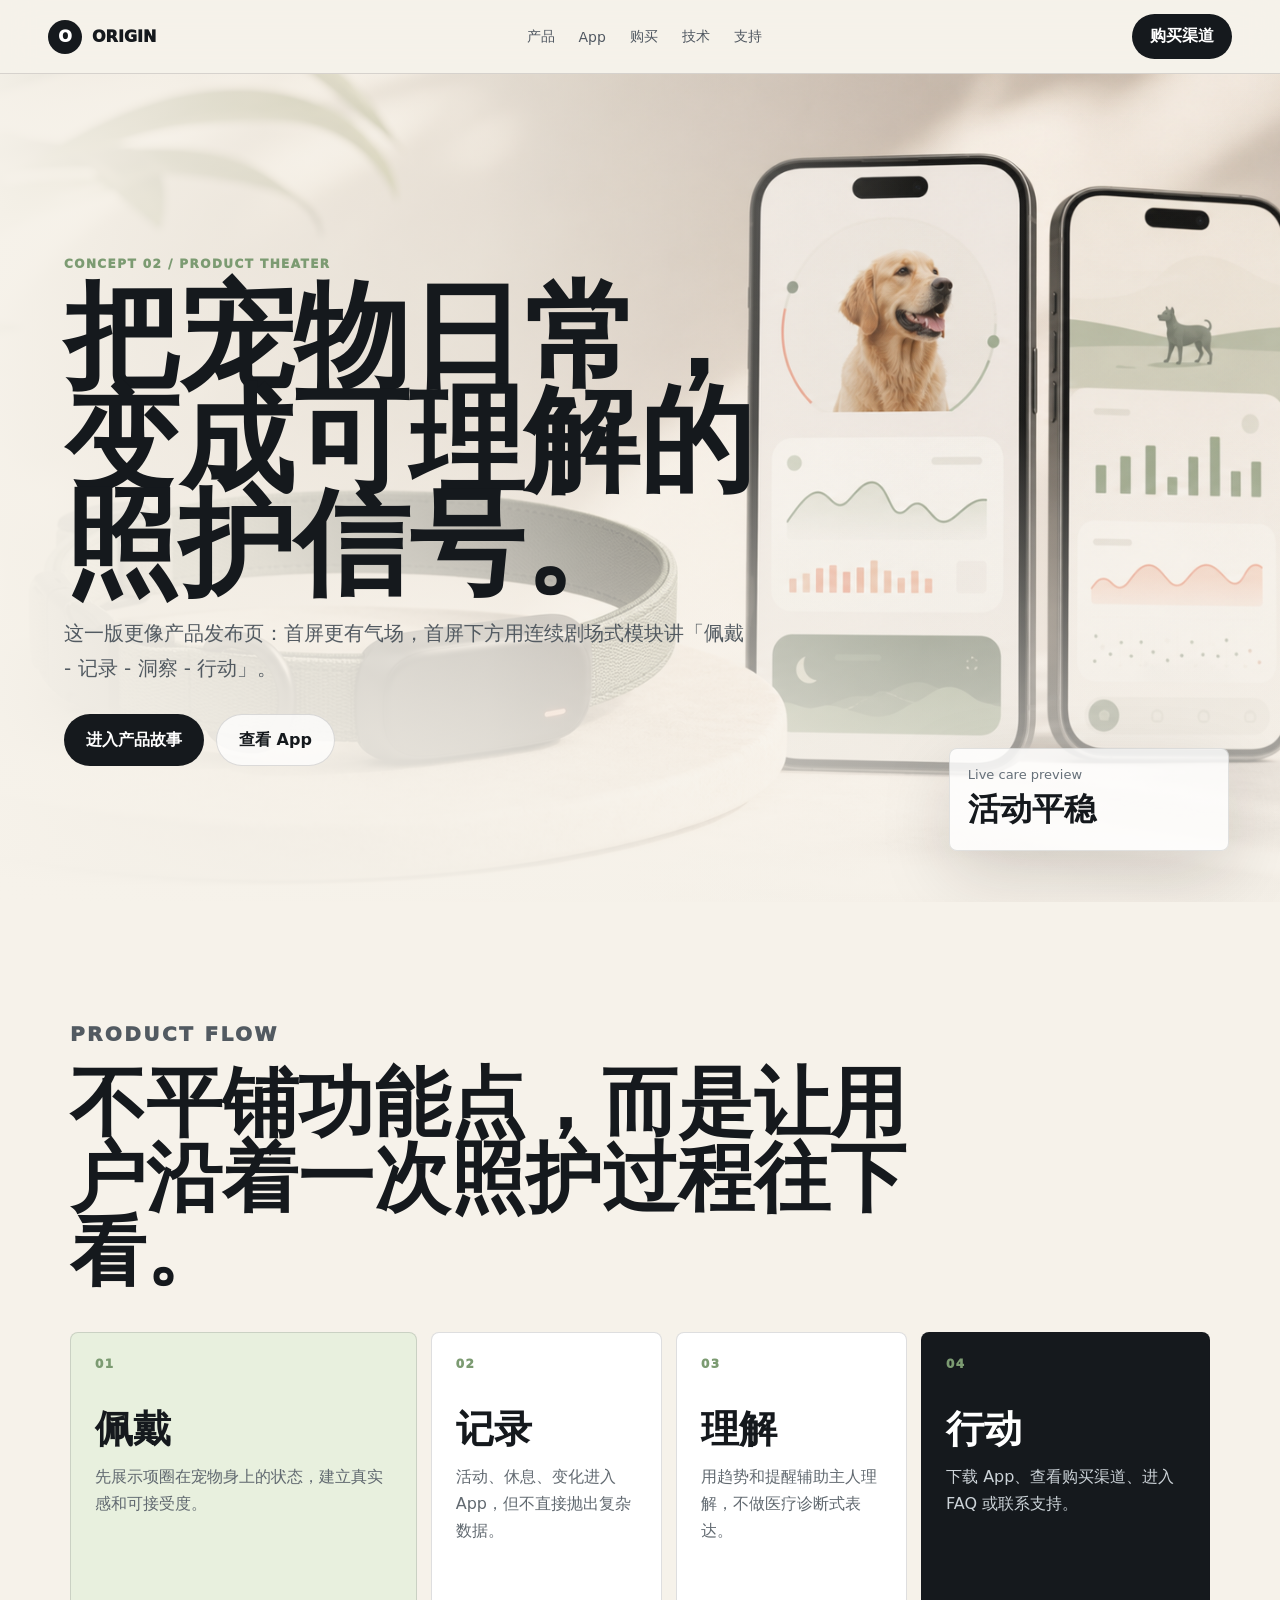
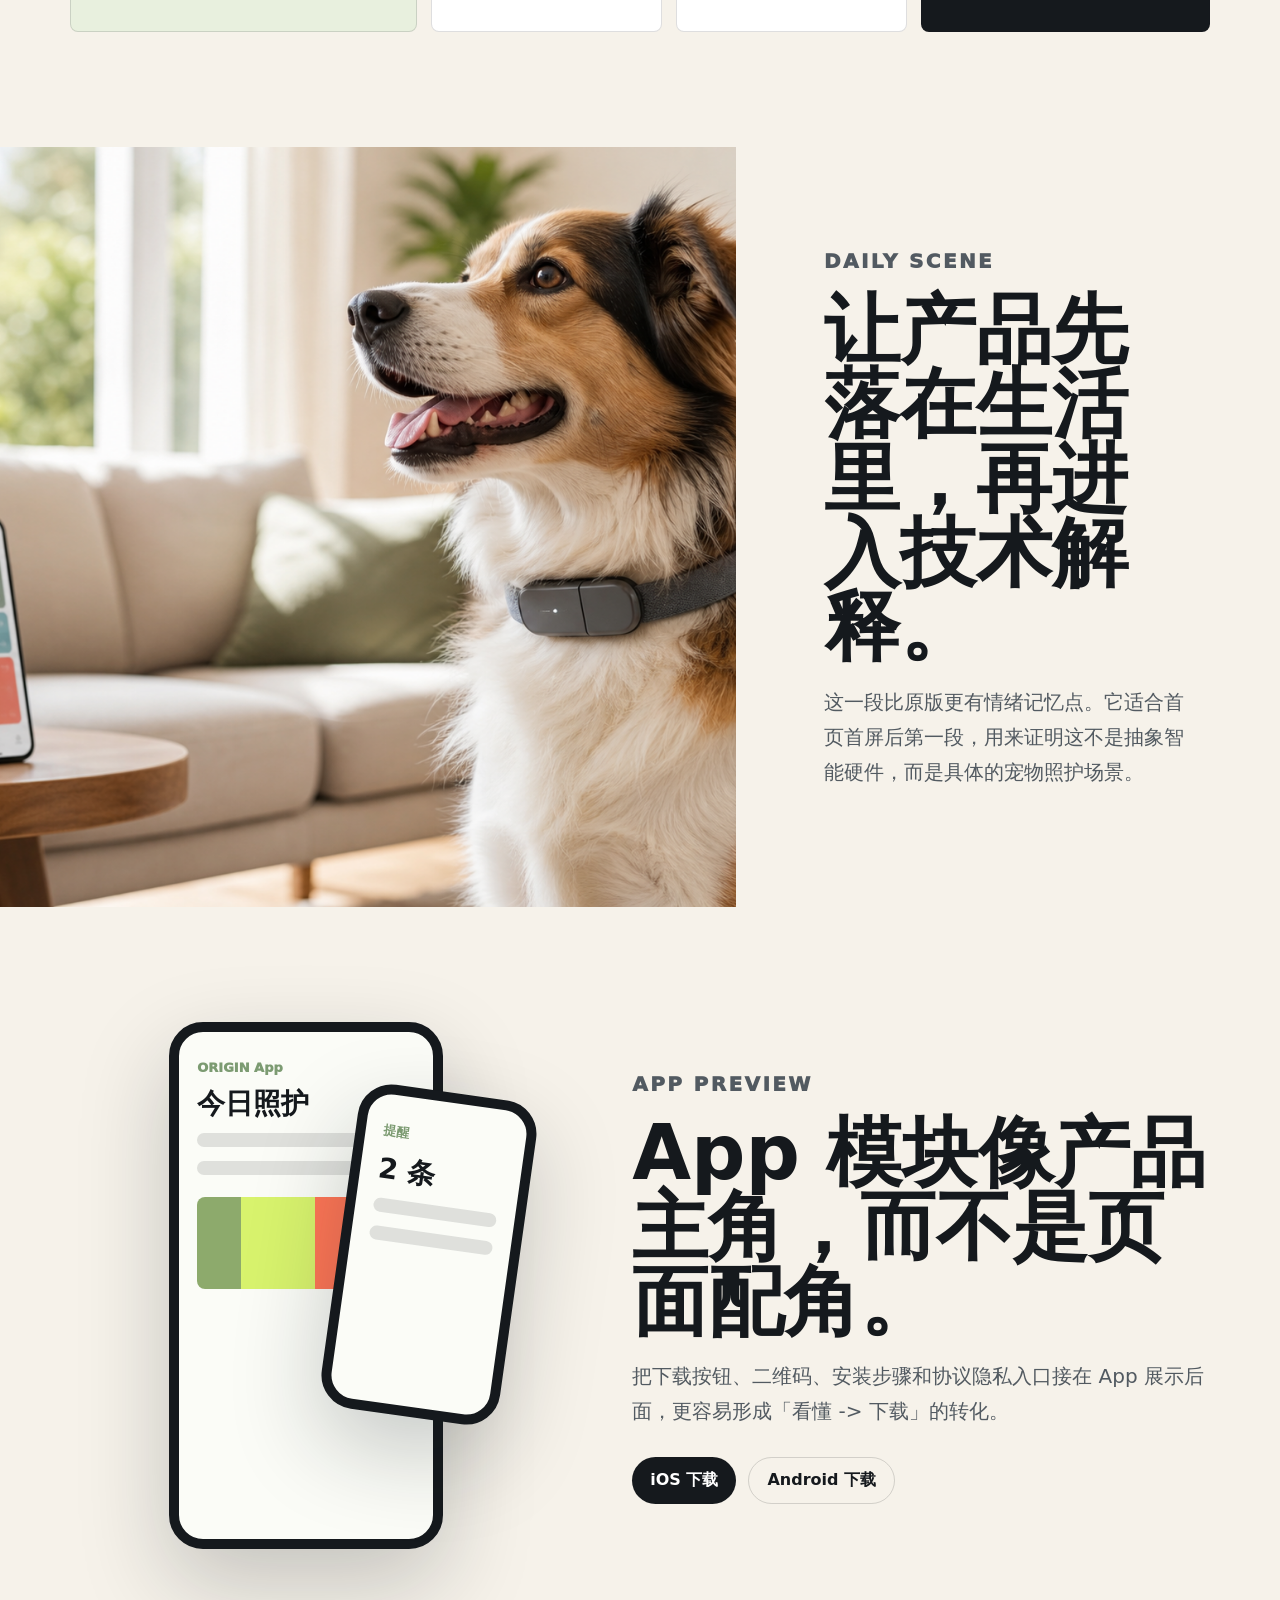
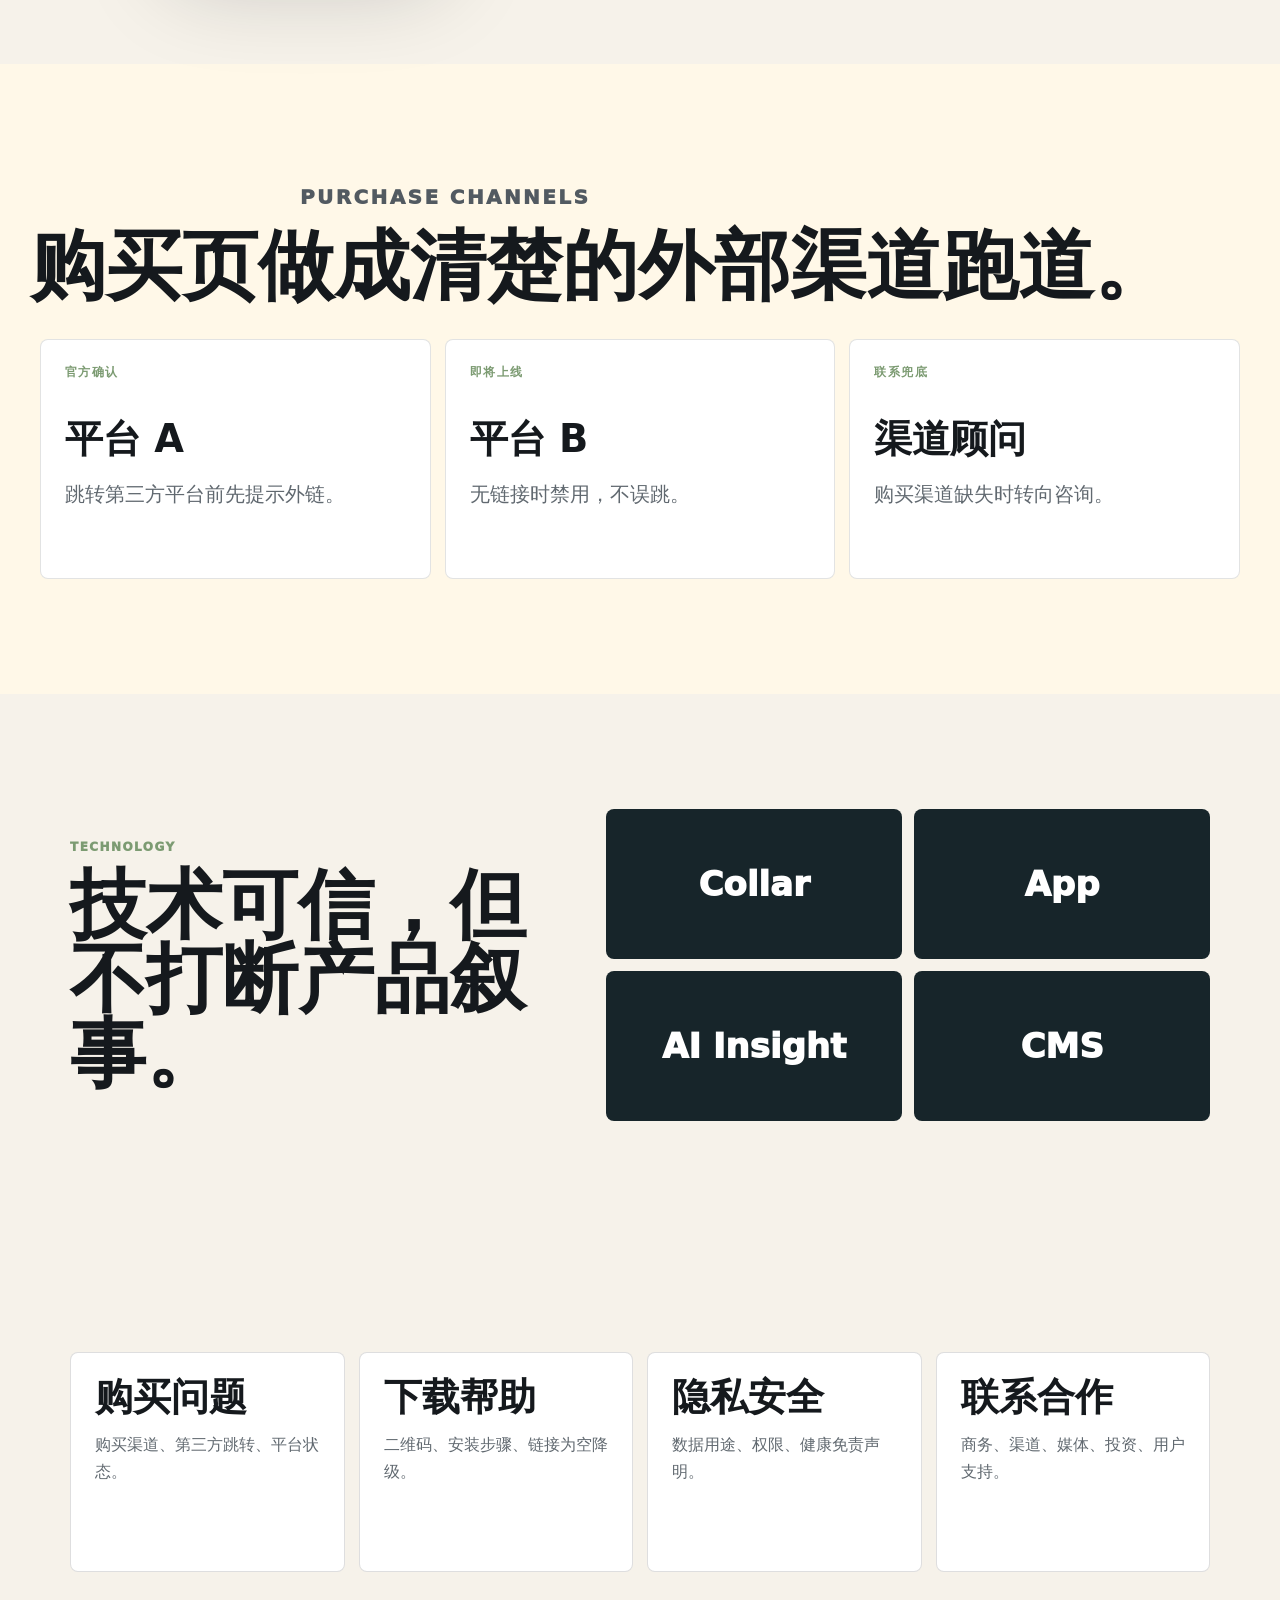
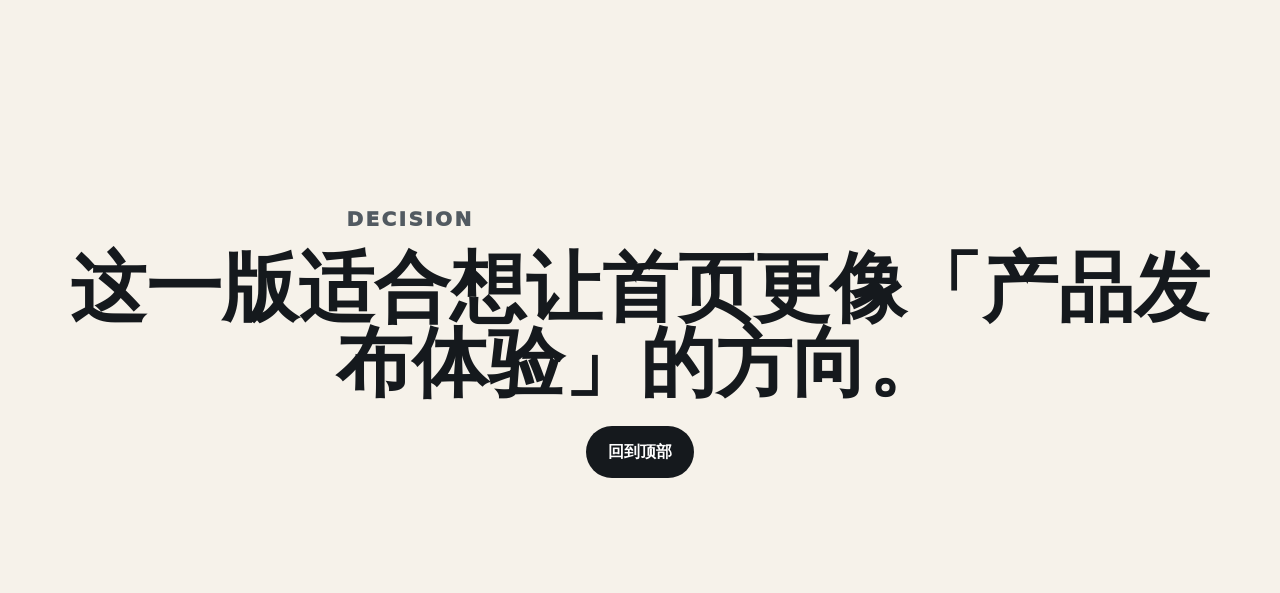
<file: variant-theater.html>
<!doctype html>
<html lang="zh-CN">
  <head>
    <meta charset="utf-8" />
    <meta name="viewport" content="width=device-width, initial-scale=1" />
    <title>ORIGIN 方案二：产品剧场</title>
    <link rel="stylesheet" href="./variant-styles.css" />
  </head>
  <body class="theater">
    <header class="site-header" aria-label="主导航">
      <a class="brand" href="#home"><span class="brand-mark">O</span><span>ORIGIN</span></a>
      <nav class="primary-nav" aria-label="页面导航">
        <a href="#product">产品</a>
        <a href="#download">App</a>
        <a href="#shop">购买</a>
        <a href="#technology">技术</a>
        <a href="#support">支持</a>
      </nav>
      <a class="solid-button" href="#shop">购买渠道</a>
    </header>

    <main>
      <section class="hero hero-theater" id="home">
        <img src="./assets/origin-collar-app-concept.png" alt="智能宠物项圈与 App 展示" />
        <div class="hero-screen"></div>
        <div class="hero-copy">
          <p class="eyebrow">Concept 02 / Product Theater</p>
          <h1>把宠物日常，变成可理解的照护信号。</h1>
          <p>这一版更像产品发布页：首屏更有气场，首屏下方用连续剧场式模块讲「佩戴 - 记录 - 洞察 - 行动」。</p>
          <div class="actions">
            <a class="solid-button large" href="#product">进入产品故事</a>
            <a class="ghost-button large" href="#download">查看 App</a>
          </div>
        </div>
        <div class="stage-chip">
          <span>Live care preview</span>
          <strong>活动平稳</strong>
        </div>
      </section>

      <section class="stage-flow" id="product" aria-label="产品叙事流程">
        <div class="stage-intro">
          <p class="eyebrow">Product Flow</p>
          <h2>不平铺功能点，而是让用户沿着一次照护过程往下看。</h2>
        </div>
        <div class="stage-steps">
          <article class="step-large">
            <span>01</span>
            <h3>佩戴</h3>
            <p>先展示项圈在宠物身上的状态，建立真实感和可接受度。</p>
          </article>
          <article>
            <span>02</span>
            <h3>记录</h3>
            <p>活动、休息、变化进入 App，但不直接抛出复杂数据。</p>
          </article>
          <article>
            <span>03</span>
            <h3>理解</h3>
            <p>用趋势和提醒辅助主人理解，不做医疗诊断式表达。</p>
          </article>
          <article class="step-dark">
            <span>04</span>
            <h3>行动</h3>
            <p>下载 App、查看购买渠道、进入 FAQ 或联系支持。</p>
          </article>
        </div>
      </section>

      <section class="scene-section">
        <div class="scene-image">
          <img src="./assets/origin-lifestyle-collar-dog.png" alt="佩戴智能项圈的宠物生活方式图" />
        </div>
        <div class="scene-copy">
          <p class="eyebrow">Daily Scene</p>
          <h2>让产品先落在生活里，再进入技术解释。</h2>
          <p>这一段比原版更有情绪记忆点。它适合首页首屏后第一段，用来证明这不是抽象智能硬件，而是具体的宠物照护场景。</p>
        </div>
      </section>

      <section class="app-showcase" id="download">
        <div class="phone-cluster" aria-label="App 预览">
          <div class="phone hero-phone">
            <span>ORIGIN App</span>
            <strong>今日照护</strong>
            <i class="line-full"></i>
            <i></i>
            <div class="mini-chart"></div>
          </div>
          <div class="phone small-phone">
            <span>提醒</span>
            <strong>2 条</strong>
            <i></i>
            <i></i>
          </div>
        </div>
        <div>
          <p class="eyebrow">App Preview</p>
          <h2>App 模块像产品主角，而不是页面配角。</h2>
          <p>把下载按钮、二维码、安装步骤和协议隐私入口接在 App 展示后面，更容易形成「看懂 -> 下载」的转化。</p>
          <div class="actions">
            <a class="solid-button" href="#download">iOS 下载</a>
            <a class="outline-button" href="#download">Android 下载</a>
          </div>
        </div>
      </section>

      <section class="shop-runway" id="shop">
        <p class="eyebrow">Purchase Channels</p>
        <h2>购买页做成清楚的外部渠道跑道。</h2>
        <div class="runway-grid">
          <article><span>官方确认</span><strong>平台 A</strong><p>跳转第三方平台前先提示外链。</p></article>
          <article><span>即将上线</span><strong>平台 B</strong><p>无链接时禁用，不误跳。</p></article>
          <article><span>联系兜底</span><strong>渠道顾问</strong><p>购买渠道缺失时转向咨询。</p></article>
        </div>
      </section>

      <section class="tech-strip" id="technology">
        <div>
          <p class="eyebrow">Technology</p>
          <h2>技术可信，但不打断产品叙事。</h2>
        </div>
        <div class="tech-items">
          <span>Collar</span>
          <span>App</span>
          <span>AI Insight</span>
          <span>CMS</span>
        </div>
      </section>

      <section class="support-grid" id="support">
        <article><h3>购买问题</h3><p>购买渠道、第三方跳转、平台状态。</p></article>
        <article><h3>下载帮助</h3><p>二维码、安装步骤、链接为空降级。</p></article>
        <article><h3>隐私安全</h3><p>数据用途、权限、健康免责声明。</p></article>
        <article><h3>联系合作</h3><p>商务、渠道、媒体、投资、用户支持。</p></article>
      </section>

      <section class="footer-cta" id="contact">
        <p class="eyebrow">Decision</p>
        <h2>这一版适合想让首页更像「产品发布体验」的方向。</h2>
        <a class="solid-button large" href="#home">回到顶部</a>
      </section>
    </main>
  </body>
</html>
</file>
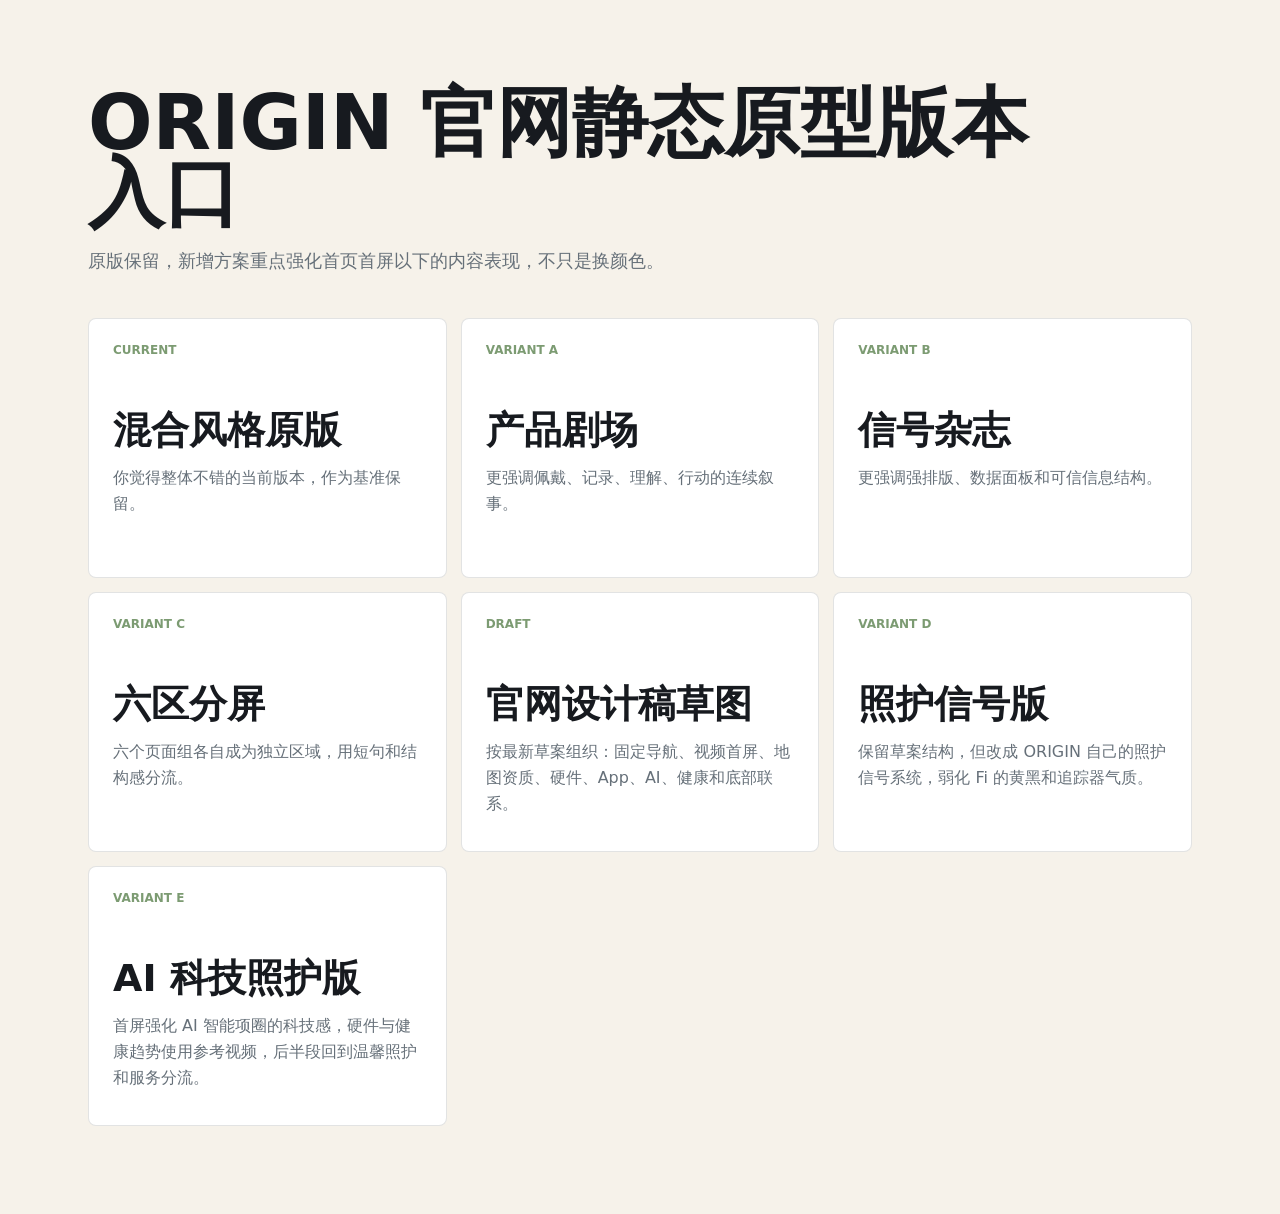
<file: versions.html>
<!doctype html>
<html lang="zh-CN">
  <head>
    <meta charset="utf-8" />
    <meta name="viewport" content="width=device-width, initial-scale=1" />
    <title>ORIGIN 静态原型版本入口</title>
    <style>
      :root {
        font-family:
          Inter, "PingFang SC", "Microsoft YaHei", "Noto Sans CJK SC", system-ui,
          -apple-system, BlinkMacSystemFont, "Segoe UI", sans-serif;
        color: #171a1f;
        background: #f6f2ea;
      }
      * {
        box-sizing: border-box;
      }
      body {
        margin: 0;
      }
      main {
        min-height: 100vh;
        padding: clamp(32px, 7vw, 88px);
      }
      h1 {
        font-size: 76px;
        line-height: 0.92;
        margin: 0;
        max-width: 980px;
      }
      p {
        color: #667079;
        font-size: 18px;
        line-height: 1.7;
        max-width: 760px;
      }
      .grid {
        display: grid;
        gap: 14px;
        grid-template-columns: repeat(3, 1fr);
        margin-top: 42px;
      }
      a {
        background: #fff;
        border: 1px solid rgba(23, 26, 31, 0.12);
        border-radius: 8px;
        color: inherit;
        min-height: 260px;
        padding: 24px;
        text-decoration: none;
      }
      a span {
        color: #7c9b72;
        display: block;
        font-size: 12px;
        font-weight: 900;
        letter-spacing: 0;
        margin-bottom: 54px;
        text-transform: uppercase;
      }
      a strong {
        display: block;
        font-size: 38px;
        line-height: 1;
        margin-bottom: 16px;
      }
      a small {
        color: #667079;
        font-size: 16px;
        line-height: 1.6;
      }
      @media (max-width: 1120px) {
        .grid {
          grid-template-columns: repeat(2, 1fr);
        }
      }
      @media (max-width: 680px) {
        h1 {
          font-size: 42px;
        }
        .grid {
          grid-template-columns: 1fr;
        }
      }
    </style>
  </head>
  <body>
    <main>
      <h1>ORIGIN 官网静态原型版本入口</h1>
      <p>原版保留，新增方案重点强化首页首屏以下的内容表现，不只是换颜色。</p>
      <div class="grid">
        <a href="./index.html">
          <span>Current</span>
          <strong>混合风格原版</strong>
          <small>你觉得整体不错的当前版本，作为基准保留。</small>
        </a>
        <a href="./variant-theater.html">
          <span>Variant A</span>
          <strong>产品剧场</strong>
          <small>更强调佩戴、记录、理解、行动的连续叙事。</small>
        </a>
        <a href="./variant-signal.html">
          <span>Variant B</span>
          <strong>信号杂志</strong>
          <small>更强调强排版、数据面板和可信信息结构。</small>
        </a>
        <a href="./variant-six-zones.html">
          <span>Variant C</span>
          <strong>六区分屏</strong>
          <small>六个页面组各自成为独立区域，用短句和结构感分流。</small>
        </a>
        <a href="./variant-draft-sketch.html">
          <span>Draft</span>
          <strong>官网设计稿草图</strong>
          <small>按最新草案组织：固定导航、视频首屏、地图资质、硬件、App、AI、健康和底部联系。</small>
        </a>
        <a href="./variant-signal-care.html">
          <span>Variant D</span>
          <strong>照护信号版</strong>
          <small>保留草案结构，但改成 ORIGIN 自己的照护信号系统，弱化 Fi 的黄黑和追踪器气质。</small>
        </a>
        <a href="./variant-origin-ai-care.html">
          <span>Variant E</span>
          <strong>AI 科技照护版</strong>
          <small>首屏强化 AI 智能项圈的科技感，硬件与健康趋势使用参考视频，后半段回到温馨照护和服务分流。</small>
        </a>
      </div>
    </main>
  </body>
</html>
</file>
<file: origin-ai-care.css>
:root {
  --ink: #11181d;
  --ink-2: #24323a;
  --paper: #f6f7f4;
  --white: #ffffff;
  --mist: #e8f4f2;
  --aqua: #17a6b5;
  --mint: #7ddacb;
  --leaf: #6d8f64;
  --coral: #ff6f57;
  --amber: #efbd5d;
  --line: rgba(17, 24, 29, 0.12);
  --line-strong: rgba(17, 24, 29, 0.2);
  --shadow: 0 26px 80px rgba(14, 24, 29, 0.18);
  --max: 1240px;
  color: var(--ink);
  font-family:
    Inter, "PingFang SC", "Microsoft YaHei", "Noto Sans CJK SC", system-ui,
    -apple-system, BlinkMacSystemFont, "Segoe UI", sans-serif;
}

* {
  box-sizing: border-box;
}

html {
  scroll-behavior: smooth;
}

body {
  background: var(--paper);
  letter-spacing: 0;
  margin: 0;
}

img,
video {
  display: block;
  max-width: 100%;
}

a {
  color: inherit;
  text-decoration: none;
}

button,
select {
  font: inherit;
}

h1,
h2,
h3,
p {
  margin: 0;
}

p,
span,
strong,
a,
b,
label {
  overflow-wrap: anywhere;
}

.site-header {
  align-items: center;
  backdrop-filter: blur(18px) saturate(1.12);
  background: rgba(12, 13, 16, 0.86);
  border-bottom: 1px solid rgba(255, 255, 255, 0.12);
  border-radius: 0;
  box-shadow:
    0 10px 30px rgba(0, 0, 0, 0.18),
    inset 0 1px 0 rgba(255, 255, 255, 0.05);
  display: grid;
  gap: 24px;
  grid-template-columns: minmax(150px, 0.72fr) auto minmax(220px, 0.72fr);
  height: 66px;
  left: 0;
  min-height: 66px;
  padding: 10px clamp(28px, 4vw, 72px);
  position: fixed;
  right: 0;
  top: 0;
  transition:
    background 420ms cubic-bezier(0.22, 1, 0.36, 1),
    border-color 420ms cubic-bezier(0.22, 1, 0.36, 1),
    box-shadow 420ms cubic-bezier(0.22, 1, 0.36, 1),
    transform 420ms cubic-bezier(0.22, 1, 0.36, 1);
  z-index: 100;
}

.site-header.is-scrolled {
  background: rgba(11, 12, 15, 0.94);
  border-color: rgba(255, 255, 255, 0.16);
  box-shadow:
    0 14px 36px rgba(0, 0, 0, 0.24),
    inset 0 1px 0 rgba(255, 255, 255, 0.07);
}

.brand {
  align-items: center;
  display: flex;
  gap: 12px;
  min-width: 146px;
}

.brand img {
  filter: brightness(0) invert(1);
  height: 32px;
  object-fit: contain;
  opacity: 0.86;
  width: 118px;
}

.main-nav {
  align-items: center;
  display: flex;
  gap: clamp(12px, 1.9vw, 26px);
  justify-content: center;
}

.main-nav a {
  align-items: center;
  border: 1px solid transparent;
  border-radius: 999px;
  color: rgba(255, 255, 255, 0.78);
  display: inline-flex;
  font-size: 12px;
  font-weight: 620;
  justify-content: center;
  min-height: 40px;
  padding: 10px 2px;
  position: relative;
  transform-origin: center;
  transition:
    color 360ms cubic-bezier(0.22, 1, 0.36, 1),
    transform 420ms cubic-bezier(0.22, 1, 0.36, 1),
    background 420ms cubic-bezier(0.22, 1, 0.36, 1);
  white-space: nowrap;
}

.main-nav a::after {
  background: linear-gradient(90deg, transparent, rgba(255, 255, 255, 0.72), rgba(125, 218, 203, 0.86), transparent);
  border-radius: 999px;
  bottom: 2px;
  content: "";
  height: 2px;
  left: 0;
  opacity: 0;
  position: absolute;
  right: 0;
  transform: scaleX(0);
  transform-origin: center;
  transition:
    transform 420ms cubic-bezier(0.22, 1, 0.36, 1) 80ms,
    opacity 300ms ease 80ms;
}

.main-nav a:hover,
.main-nav a:focus-visible {
  background: transparent;
  color: rgba(255, 255, 255, 0.96);
  transform: translateY(-1px) scale(1.04);
}

.main-nav a:hover::after,
.main-nav a:focus-visible::after {
  opacity: 1;
  transform: scaleX(1);
}

.header-actions {
  align-items: center;
  display: flex;
  gap: 10px;
  justify-content: end;
}

.language-select {
  align-items: center;
  border: 1px solid rgba(255, 255, 255, 0.14);
  border-radius: 999px;
  display: flex;
  gap: 8px;
  min-height: 40px;
  padding: 0 30px 0 14px;
  position: relative;
}

.language-select::after {
  border-bottom: 2px solid rgba(255, 255, 255, 0.72);
  border-right: 2px solid rgba(255, 255, 255, 0.72);
  content: "";
  height: 7px;
  pointer-events: none;
  position: absolute;
  right: 14px;
  top: 14px;
  transform: rotate(45deg);
  width: 7px;
}

.language-select span {
  color: rgba(255, 255, 255, 0.68);
  font-size: 12px;
  font-weight: 620;
}

.language-select select {
  appearance: none;
  background: transparent;
  border: 0;
  color: rgba(255, 255, 255, 0.86);
  cursor: pointer;
  font-size: 12px;
  font-weight: 620;
  outline: none;
}

.language-select select option {
  background: #111214;
  color: #f5f7f7;
}

.language-select select option:checked {
  background: #243238;
  color: #ffffff;
}

.shop-link,
.support-link {
  align-items: center;
  background: rgba(255, 255, 255, 0.08);
  border: 1px solid rgba(255, 255, 255, 0.14);
  border-radius: 999px;
  color: rgba(255, 255, 255, 0.9);
  display: inline-flex;
  font-size: 12px;
  font-weight: 620;
  gap: 8px;
  justify-content: center;
  min-height: 40px;
  padding: 10px 14px;
  transition:
    transform 360ms cubic-bezier(0.22, 1, 0.36, 1),
    box-shadow 360ms cubic-bezier(0.22, 1, 0.36, 1),
    border-color 360ms cubic-bezier(0.22, 1, 0.36, 1);
}

.support-link {
  background: rgba(255, 255, 255, 0.08);
  border-color: rgba(255, 255, 255, 0.14);
  color: rgba(255, 255, 255, 0.9);
  padding: 0;
  width: 40px;
}

.shop-link:hover,
.support-link:hover,
.shop-link:focus-visible,
.support-link:focus-visible {
  box-shadow: 0 12px 28px rgba(23, 166, 181, 0.18);
  transform: translateY(-1px) scale(1.025);
}

.bag-icon,
.headset-icon {
  display: inline-block;
  position: relative;
}

.bag-icon {
  border: 2px solid currentColor;
  border-radius: 4px;
  height: 14px;
  width: 14px;
}

.bag-icon::before {
  border: 2px solid currentColor;
  border-bottom: 0;
  border-radius: 8px 8px 0 0;
  content: "";
  height: 6px;
  left: 3px;
  position: absolute;
  top: -7px;
  width: 6px;
}

.headset-icon {
  border: 2px solid currentColor;
  border-bottom-color: transparent;
  border-radius: 18px 18px 8px 8px;
  height: 18px;
  width: 20px;
}

.headset-icon::before,
.headset-icon::after {
  background: currentColor;
  border-radius: 4px;
  bottom: 1px;
  content: "";
  height: 9px;
  position: absolute;
  width: 5px;
}

.headset-icon::before {
  left: -4px;
}

.headset-icon::after {
  right: -4px;
}

.scroll-progress {
  background: rgba(255, 255, 255, 0.08);
  bottom: 0;
  height: 2px;
  left: 0;
  overflow: hidden;
  position: absolute;
  right: 0;
}

.scroll-progress span {
  background: linear-gradient(90deg, var(--aqua), var(--mint), var(--coral));
  display: block;
  height: 100%;
  transform: scaleX(0);
  transform-origin: left center;
  width: 100%;
}

.hero-section {
  align-items: end;
  background: #071116;
  color: #fff;
  display: grid;
  min-height: 100svh;
  overflow: hidden;
  padding: 138px 48px 54px;
  position: relative;
}

.hero-media {
  height: 100%;
  inset: 0;
  object-fit: cover;
  opacity: 0.76;
  pointer-events: none;
  position: absolute;
  width: 100%;
}

.hero-shade {
  background:
    linear-gradient(90deg, rgba(5, 13, 18, 0.94), rgba(5, 13, 18, 0.62) 44%, rgba(5, 13, 18, 0.2)),
    linear-gradient(0deg, rgba(5, 13, 18, 0.9), rgba(5, 13, 18, 0.08) 54%);
  inset: 0;
  position: absolute;
}

.tech-grid {
  background:
    linear-gradient(rgba(125, 218, 203, 0.08) 1px, transparent 1px),
    linear-gradient(90deg, rgba(125, 218, 203, 0.08) 1px, transparent 1px);
  background-size: 54px 54px;
  inset: 0;
  mask-image: linear-gradient(90deg, #000, transparent 72%);
  position: absolute;
}

.hero-content {
  max-width: 920px;
  position: relative;
  z-index: 2;
}

.hero-logo-preview {
  height: auto;
  margin-bottom: 26px;
  opacity: 0.94;
  width: min(260px, 48vw);
}

.eyebrow {
  color: var(--aqua);
  font-size: 12px;
  font-weight: 950;
  letter-spacing: 0;
  line-height: 1.2;
  margin-bottom: 18px;
  text-transform: uppercase;
}

.hero-content h1,
.section-copy h2,
.section-head h2 {
  font-size: 68px;
  font-weight: 950;
  letter-spacing: 0;
  line-height: 0.98;
}

.hero-statement-only {
  max-width: 920px;
}

.hero-title {
  display: grid;
  gap: 16px;
}

.hero-title-main,
.hero-title-sub {
  display: block;
}

.hero-title-sub {
  color: rgba(255, 255, 255, 0.9);
  font-size: clamp(42px, 4.8vw, 56px);
  font-weight: 900;
  line-height: 1.04;
  max-width: 820px;
}

.hero-care-elements {
  aspect-ratio: 1;
  position: absolute;
  right: clamp(36px, 8vw, 118px);
  top: 19vh;
  width: min(36vw, 440px);
  z-index: 2;
}

.orbit-device {
  height: 100%;
  position: relative;
  width: 100%;
}

.orbit-ring {
  border: 1px solid rgba(125, 218, 203, 0.34);
  border-radius: 50%;
  inset: 12%;
  position: absolute;
}

.ring-one {
  box-shadow:
    0 0 34px rgba(23, 166, 181, 0.22),
    inset 0 0 34px rgba(23, 166, 181, 0.08);
}

.ring-two {
  border-color: rgba(255, 255, 255, 0.22);
  inset: 27%;
}

.device-core {
  background:
    linear-gradient(145deg, rgba(255, 255, 255, 0.26), rgba(255, 255, 255, 0.04)),
    rgba(6, 17, 20, 0.68);
  border: 1px solid rgba(125, 218, 203, 0.36);
  border-radius: 22px;
  box-shadow: 0 28px 76px rgba(0, 0, 0, 0.34);
  height: 118px;
  left: 50%;
  position: absolute;
  top: 50%;
  transform: translate(-50%, -50%) rotate(-10deg);
  width: 74px;
}

.device-core::before {
  background: var(--mint);
  border-radius: 999px;
  content: "";
  height: 34px;
  left: 50%;
  position: absolute;
  top: 18px;
  transform: translateX(-50%);
  width: 8px;
}

.device-core::after {
  background: rgba(255, 255, 255, 0.78);
  border-radius: 999px;
  bottom: 20px;
  content: "";
  height: 9px;
  left: 50%;
  position: absolute;
  transform: translateX(-50%);
  width: 34px;
}

.signal-dot {
  background: var(--mint);
  border-radius: 50%;
  box-shadow: 0 0 26px rgba(125, 218, 203, 0.68);
  height: 10px;
  position: absolute;
  width: 10px;
}

.dot-a {
  left: 22%;
  top: 26%;
}

.dot-b {
  right: 18%;
  top: 38%;
}

.dot-c {
  bottom: 22%;
  left: 46%;
}

.care-chip {
  backdrop-filter: blur(16px);
  background: rgba(8, 20, 26, 0.58);
  border: 1px solid rgba(125, 218, 203, 0.24);
  border-radius: 8px;
  box-shadow: 0 22px 52px rgba(0, 0, 0, 0.22);
  display: grid;
  gap: 6px;
  min-width: 138px;
  padding: 14px 16px;
  position: absolute;
}

.care-chip span {
  color: rgba(234, 255, 251, 0.68);
  font-size: 12px;
  font-weight: 850;
}

.care-chip strong {
  color: #fff;
  font-size: 18px;
  line-height: 1.1;
}

.chip-voice {
  left: 0;
  top: 14%;
}

.chip-health {
  right: 0;
  top: 50%;
}

.chip-guard {
  bottom: 9%;
  left: 17%;
}

.hero-statement {
  color: rgba(255, 255, 255, 0.86);
  font-size: 22px;
  font-weight: 650;
  line-height: 1.52;
  margin-top: 26px;
  max-width: 720px;
}

.hero-actions,
.button-row,
.section-actions {
  align-items: center;
  display: flex;
  flex-wrap: wrap;
  gap: 12px;
}

.hero-actions {
  margin-top: 34px;
}

.primary-button,
.ghost-button,
.line-button {
  align-items: center;
  border-radius: 999px;
  display: inline-flex;
  font-size: 15px;
  font-weight: 880;
  justify-content: center;
  min-height: 48px;
  padding: 13px 22px;
}

.primary-button {
  background: var(--aqua);
  border: 1px solid var(--aqua);
  color: #061114;
}

.primary-button.light {
  background: var(--ink);
  border-color: var(--ink);
  color: #fff;
}

.ghost-button {
  background: rgba(255, 255, 255, 0.08);
  border: 1px solid rgba(255, 255, 255, 0.26);
  color: #fff;
}

.line-button {
  background: #fff;
  border: 1px solid var(--line-strong);
  color: var(--ink);
}

.line-button.dark {
  background: transparent;
  border-color: rgba(255, 255, 255, 0.3);
  color: #fff;
}

.signal-console {
  background: rgba(9, 22, 28, 0.66);
  border: 1px solid rgba(125, 218, 203, 0.28);
  border-radius: 8px;
  bottom: 58px;
  box-shadow: 0 26px 80px rgba(0, 0, 0, 0.36);
  color: #eafffb;
  display: grid;
  gap: 12px;
  padding: 18px;
  position: absolute;
  right: 48px;
  width: 312px;
  z-index: 2;
}

.console-header,
.console-row {
  align-items: center;
  display: flex;
  justify-content: space-between;
}

.console-header {
  border-bottom: 1px solid rgba(255, 255, 255, 0.14);
  padding-bottom: 12px;
}

.console-header span,
.console-row span {
  color: rgba(234, 255, 251, 0.72);
  font-size: 13px;
  font-weight: 780;
}

.console-header strong {
  color: var(--mint);
  font-size: 14px;
  text-transform: uppercase;
}

.console-row b {
  color: #fff;
  font-size: 15px;
}

.page-band {
  overflow: hidden;
  padding: 112px 48px;
  position: relative;
  scroll-margin-top: 76px;
}

.company-section,
.app-section {
  align-items: center;
  display: grid;
  gap: 64px;
  grid-template-columns: minmax(320px, 0.9fr) minmax(420px, 1.1fr);
}

.company-section {
  background: #f5f6f2;
}

.section-copy {
  max-width: 610px;
}

.section-copy p:not(.eyebrow),
.section-head p:not(.eyebrow) {
  color: #536166;
  font-size: 19px;
  font-weight: 560;
  line-height: 1.78;
  margin-top: 24px;
}

.button-row {
  margin-top: 32px;
}

.company-visual {
  background:
    linear-gradient(135deg, rgba(23, 166, 181, 0.14), transparent 44%),
    #ffffff;
  border: 1px solid var(--line);
  border-radius: 8px;
  box-shadow: var(--shadow);
  min-height: 520px;
  overflow: hidden;
  padding: 30px;
  position: relative;
}

.company-carousel {
  display: grid;
  gap: 18px;
}

.company-carousel-viewport {
  border-radius: 8px;
  overflow: hidden;
}

.company-carousel-track {
  display: flex;
  transition: transform 420ms ease;
  will-change: transform;
}

.company-slide {
  display: grid;
  flex: 0 0 100%;
  gap: 18px;
}

.company-slide img {
  aspect-ratio: 16 / 9;
  border: 1px solid rgba(23, 166, 181, 0.18);
  border-radius: 8px;
  object-fit: cover;
  width: 100%;
}

.company-carousel-controls {
  align-items: center;
  display: flex;
  gap: 12px;
  justify-content: center;
}

.company-carousel-controls button {
  align-items: center;
  background: #fff;
  border: 1px solid var(--line);
  border-radius: 999px;
  box-shadow: 0 10px 24px rgba(17, 24, 29, 0.08);
  color: var(--ink);
  cursor: pointer;
  display: inline-flex;
  height: 38px;
  justify-content: center;
  transition:
    background 240ms ease,
    border-color 240ms ease,
    box-shadow 240ms ease,
    color 240ms ease,
    transform 240ms ease;
  width: 38px;
}

.company-carousel-controls svg {
  fill: none;
  height: 20px;
  stroke: currentColor;
  stroke-linecap: round;
  stroke-linejoin: round;
  stroke-width: 2;
  width: 20px;
}

.company-carousel-dots {
  display: flex;
  gap: 8px;
}

.company-carousel-dots button {
  background: rgba(17, 24, 29, 0.18);
  border: 0;
  border-radius: 999px;
  height: 8px;
  padding: 0;
  transition:
    background 180ms ease,
    width 180ms ease;
  width: 8px;
}

.company-carousel-dots button[aria-current] {
  background: var(--aqua);
  width: 26px;
}

.company-map {
  background:
    linear-gradient(rgba(17, 24, 29, 0.08) 1px, transparent 1px),
    linear-gradient(90deg, rgba(17, 24, 29, 0.08) 1px, transparent 1px),
    linear-gradient(135deg, #edf7f6, #f9fbf7);
  background-size: 46px 46px, 46px 46px, auto;
  border: 1px solid rgba(23, 166, 181, 0.18);
  border-radius: 8px;
  height: 340px;
  position: relative;
}

.map-line {
  background: rgba(23, 166, 181, 0.58);
  height: 2px;
  left: 24%;
  position: absolute;
  top: 52%;
  transform-origin: left center;
  width: 48%;
}

.line-a {
  transform: rotate(-18deg);
}

.line-b {
  transform: rotate(24deg);
}

.line-c {
  left: 44%;
  top: 44%;
  transform: rotate(82deg);
  width: 24%;
}

.map-pin {
  align-items: center;
  background: var(--white);
  border: 1px solid rgba(23, 166, 181, 0.26);
  border-radius: 999px;
  box-shadow: 0 16px 34px rgba(23, 166, 181, 0.18);
  color: #0d6670;
  display: inline-flex;
  font-size: 13px;
  font-weight: 900;
  justify-content: center;
  min-height: 42px;
  padding: 0 16px;
  position: absolute;
}

.pin-core {
  left: 20%;
  top: 44%;
}

.pin-ai {
  left: 64%;
  top: 28%;
}

.pin-cloud {
  left: 58%;
  top: 66%;
}

.pin-care {
  left: 36%;
  top: 18%;
}

.company-notes {
  display: grid;
  gap: 12px;
  grid-template-columns: repeat(3, 1fr);
  margin-top: 18px;
}

.company-notes span {
  background: rgba(17, 24, 29, 0.04);
  border: 1px solid var(--line);
  border-radius: 8px;
  color: #334148;
  font-size: 15px;
  font-weight: 820;
  min-height: 86px;
  padding: 18px;
}

.company-lite-section {
  align-items: stretch;
  display: grid;
  gap: 52px;
  grid-template-columns: 1fr;
}

.company-lite-head {
  display: block;
  margin: 0 auto;
  max-width: var(--max);
  width: 100%;
}

.company-lite-head p:not(.eyebrow) {
  max-width: 900px;
}

.company-lite-carousel {
  background: transparent;
  border: 0;
  box-shadow: none;
  margin: 0 auto;
  max-width: var(--max);
  min-height: 0;
  overflow: visible;
  padding: 0;
  width: 100%;
}

.company-module-label {
  margin-bottom: 24px;
}

.company-module-label span {
  color: var(--aqua);
  display: block;
  font-size: 13px;
  font-weight: 920;
  line-height: 1.2;
  margin-bottom: 10px;
}

.company-module-label strong {
  color: var(--ink);
  display: block;
  font-size: 22px;
  font-weight: 920;
  line-height: 1.32;
}

.company-feature-shell {
  background: #fff;
  border: 1px solid var(--line);
  border-radius: 8px;
  box-shadow: 0 18px 52px rgba(17, 24, 29, 0.08);
  display: grid;
  gap: 28px;
  grid-template-columns: minmax(0, 1fr) 126px;
  padding: 28px;
}

.company-lite-carousel .company-carousel-viewport {
  border-radius: 8px;
  min-width: 0;
}

.company-lite-carousel .company-slide {
  flex: 0 0 100%;
}

.company-feature-slide {
  display: grid;
  gap: 28px;
  grid-template-columns: minmax(0, 2fr) minmax(220px, 0.62fr);
  min-height: 340px;
}

.company-feature-stack {
  display: grid;
  gap: 20px;
  grid-template-rows: 1fr 1fr;
}

.company-feature-card {
  background: #e9eeeb;
  border: 1px solid rgba(17, 24, 29, 0.1);
  border-radius: 8px;
  color: #fff;
  display: block;
  min-height: 160px;
  overflow: hidden;
  position: relative;
}

.company-feature-card::after {
  background:
    linear-gradient(0deg, rgba(5, 10, 13, 0.68), rgba(5, 10, 13, 0) 62%),
    linear-gradient(90deg, rgba(5, 10, 13, 0.32), rgba(5, 10, 13, 0));
  content: "";
  inset: 0;
  position: absolute;
}

.company-feature-card img {
  height: 100%;
  inset: 0;
  object-fit: cover;
  position: absolute;
  transition: transform 520ms cubic-bezier(0.22, 1, 0.36, 1);
  width: 100%;
}

.company-feature-card:hover img,
.company-feature-card:focus-visible img {
  transform: scale(1.035);
}

.company-feature-card > div {
  bottom: 24px;
  display: grid;
  gap: 8px;
  left: 28px;
  max-width: calc(100% - 56px);
  position: absolute;
  right: 28px;
  z-index: 1;
}

.company-feature-card time {
  color: rgba(255, 255, 255, 0.78);
  font-size: 12px;
  font-weight: 850;
}

.company-feature-card h3 {
  color: #fff;
  font-size: 21px;
  font-weight: 920;
  line-height: 1.18;
}

.company-feature-card p {
  color: rgba(255, 255, 255, 0.76);
  font-size: 15px;
  font-weight: 620;
  line-height: 1.55;
}

.company-feature-card-main {
  min-height: 340px;
}

.company-feature-card-main h3 {
  font-size: 31px;
  max-width: 620px;
}

.company-feature-card-main p {
  max-width: 570px;
}

.company-feature-card.is-placeholder {
  align-content: end;
  background:
    linear-gradient(145deg, rgba(125, 218, 203, 0.2), transparent 52%),
    #11181d;
  display: grid;
  padding: 24px;
}

.company-feature-card.is-placeholder::after {
  display: none;
}

.company-feature-card.is-placeholder > div {
  inset: auto;
  max-width: none;
  position: relative;
  right: auto;
}

.company-feature-controls {
  align-content: center;
  align-items: center;
  display: grid;
  gap: 14px;
  justify-items: center;
}

.company-feature-controls span {
  color: #6f7d82;
  font-size: 13px;
  font-weight: 760;
  line-height: 1.4;
  text-align: center;
}

.company-feature-controls .company-carousel-dots {
  margin-top: 2px;
}

.company-daily-block {
  margin-top: 56px;
}

.company-daily-grid {
  display: grid;
  gap: 28px;
  grid-template-columns: repeat(3, minmax(0, 1fr));
}

.company-update-card {
  background: #fff;
  border: 1px solid rgba(17, 24, 29, 0.1);
  border-radius: 8px;
  box-shadow: 0 16px 42px rgba(17, 24, 29, 0.06);
  color: var(--ink);
  display: grid;
  gap: 16px;
  overflow: hidden;
  padding: 14px;
}

.company-update-card img {
  aspect-ratio: 16 / 9;
  border-radius: 6px;
  object-fit: cover;
  width: 100%;
}

.company-update-card > div {
  display: grid;
  gap: 9px;
  padding: 0 4px 8px;
}

.company-update-card time {
  color: var(--aqua);
  font-size: 12px;
  font-weight: 860;
}

.company-update-card h3 {
  color: var(--ink);
  font-size: 21px;
  font-weight: 920;
  line-height: 1.2;
}

.company-update-card p {
  color: #5d6a70;
  font-size: 14px;
  font-weight: 560;
  line-height: 1.58;
}

.company-daily-block {
  margin: 74px auto 0;
  max-width: min(1280px, calc(100vw - 120px));
  min-width: 0;
  position: relative;
  width: 100%;
}

.company-focus-shell {
  background: transparent;
  border: 0;
  border-radius: 0;
  box-shadow: 0 24px 58px rgba(17, 24, 29, 0.14);
  box-sizing: border-box;
  margin-left: calc(50% - 50vw);
  margin-right: calc(50% - 50vw);
  max-width: none;
  min-width: 0;
  overflow: hidden;
  padding: 0;
  position: relative;
  width: 100vw;
}

.company-focus-viewport {
  border-radius: 0;
  height: clamp(390px, 43vw, 520px);
  min-height: 0;
}

.company-focus-shell .company-carousel-track {
  height: 100%;
}

.company-focus-slide {
  border-radius: 0;
  display: block;
  height: 100%;
  min-height: 0;
  overflow: hidden;
  position: relative;
}

.company-focus-slide::after {
  background:
    linear-gradient(0deg, rgba(5, 10, 13, 0.78), rgba(5, 10, 13, 0.1) 62%),
    linear-gradient(90deg, rgba(5, 10, 13, 0.36), rgba(5, 10, 13, 0));
  content: "";
  inset: 0;
  position: absolute;
}

.company-focus-slide img {
  aspect-ratio: auto;
  border: 0;
  border-radius: 0;
  height: 100%;
  inset: 0;
  object-fit: cover;
  position: absolute;
  width: 100%;
}

.company-focus-copy {
  bottom: 70px;
  display: grid;
  gap: 12px;
  left: max(54px, calc((100vw - var(--max)) / 2 + 54px));
  max-width: 650px;
  position: absolute;
  right: max(220px, calc((100vw - var(--max)) / 2 + 220px));
  z-index: 1;
}

.company-focus-copy time {
  color: rgba(255, 255, 255, 0.78);
  font-size: 12px;
  font-weight: 860;
}

.company-focus-copy h3 {
  color: #fff;
  font-size: 44px;
  font-weight: 940;
  line-height: 1.08;
}

.company-focus-copy p {
  color: rgba(255, 255, 255, 0.82);
  font-size: 17px;
  font-weight: 650;
  line-height: 1.58;
}

.company-focus-link {
  align-items: center;
  background: #fff;
  border-radius: 999px;
  color: #10181d;
  display: inline-flex;
  font-size: 14px;
  font-weight: 880;
  justify-content: center;
  justify-self: start;
  line-height: 1;
  min-height: 40px;
  padding: 0 20px;
  text-decoration: none;
  transition:
    background 220ms ease,
    transform 220ms ease;
}

.company-focus-link:hover,
.company-focus-link:focus-visible {
  background: #dff6f4;
  transform: translateY(-1px);
}

.company-focus-arrows {
  align-items: center;
  background: transparent;
  display: flex;
  height: 58px;
  justify-content: space-between;
  left: 26px;
  padding: 0;
  pointer-events: none;
  position: absolute;
  right: 26px;
  top: 50%;
  transform: translateY(-50%);
  z-index: 2;
}

.company-focus-arrows button {
  align-items: center;
  background: rgba(5, 10, 13, 0.5);
  border: 1px solid rgba(255, 255, 255, 0.22);
  border-radius: 999px;
  box-shadow:
    0 12px 26px rgba(0, 0, 0, 0.22),
    inset 0 1px 0 rgba(255, 255, 255, 0.16);
  color: #fff;
  cursor: pointer;
  display: inline-flex;
  height: 44px;
  justify-content: center;
  pointer-events: auto;
  transition:
    background 220ms ease,
    border-color 220ms ease,
    box-shadow 220ms ease,
    transform 220ms ease;
  width: 44px;
  -webkit-backdrop-filter: blur(10px);
  backdrop-filter: blur(10px);
}

.company-focus-arrows button:hover,
.company-focus-arrows button:focus-visible {
  background: rgba(5, 10, 13, 0.66);
  border-color: rgba(255, 255, 255, 0.34);
  box-shadow:
    0 16px 34px rgba(0, 0, 0, 0.26),
    inset 0 1px 0 rgba(255, 255, 255, 0.2);
  outline: 0;
  transform: scale(1.04);
}

.company-focus-arrows svg {
  fill: none;
  height: 22px;
  stroke: currentColor;
  stroke-linecap: round;
  stroke-linejoin: round;
  stroke-width: 2.2;
  width: 22px;
}

.company-focus-dots {
  align-items: center;
  background: rgba(5, 10, 13, 0.62);
  border-radius: 999px;
  bottom: 26px;
  display: flex;
  gap: 6px;
  left: 50%;
  padding: 7px 10px;
  position: absolute;
  transform: translateX(-50%);
  z-index: 2;
  -webkit-backdrop-filter: blur(14px);
  backdrop-filter: blur(14px);
}

.company-focus-dots button {
  background: rgba(255, 255, 255, 0.5);
  border: 0;
  border-radius: 999px;
  height: 5px;
  padding: 0;
  transition:
    background 180ms ease,
    width 180ms ease;
  width: 5px;
}

.company-focus-dots button[aria-current] {
  background: #fff;
  width: 18px;
}

.company-rail-head {
  align-items: start;
  display: flex;
  gap: 24px;
  justify-content: space-between;
  margin: 0;
  max-width: none;
  min-width: 0;
  padding: 0;
}

.company-rail-head .company-module-label {
  margin-bottom: 32px;
}

.company-rail-head .company-module-label span {
  margin-bottom: 12px;
}

.company-rail-head .company-module-label strong {
  font-size: clamp(38px, 4.2vw, 58px);
  letter-spacing: 0;
  line-height: 1.05;
}

.company-rail-controls {
  display: flex;
  gap: 14px;
  justify-content: center;
  margin-top: 24px;
  padding: 0;
  pointer-events: auto;
  position: static;
  transform: none;
}

.company-rail-viewport {
  max-width: 100%;
  min-width: 0;
  overflow: hidden;
  position: relative;
  width: 100%;
}

.company-rail-viewport::before,
.company-rail-viewport::after {
  content: "";
  inset-block: 0;
  pointer-events: none;
  position: absolute;
  width: min(8vw, 82px);
  z-index: 2;
}

.company-rail-viewport::before {
  background: linear-gradient(90deg, rgba(245, 247, 243, 0.58) 0%, rgba(245, 247, 243, 0.22) 46%, rgba(245, 247, 243, 0) 100%);
  left: 0;
}

.company-rail-viewport::after {
  background: linear-gradient(270deg, rgba(245, 247, 243, 0.72) 0%, rgba(245, 247, 243, 0.28) 46%, rgba(245, 247, 243, 0) 100%);
  right: 0;
}

.company-daily-grid.company-rail-track {
  box-sizing: border-box;
  display: flex;
  gap: 20px;
  grid-template-columns: none;
  max-width: 100%;
  min-width: 0;
  overscroll-behavior-x: contain;
  overflow-x: auto;
  padding: 0 0 4px;
  scroll-behavior: smooth;
  scroll-snap-type: none;
  scrollbar-width: none;
  width: 100%;
}

.company-daily-grid.company-rail-track::-webkit-scrollbar {
  display: none;
}

.company-rail-track .company-update-card {
  background: #050707;
  border: 0;
  border-radius: 24px;
  box-shadow: none;
  color: #fff;
  cursor: pointer;
  display: block;
  flex: 0 0 clamp(330px, 29vw, 374px);
  flex-shrink: 0;
  min-height: 560px;
  overflow: hidden;
  padding: 0;
  position: relative;
  scroll-snap-align: none;
  transition: transform 0.32s ease, box-shadow 0.32s ease;
}

.company-rail-track .company-update-card:hover,
.company-rail-track .company-update-card:focus-visible {
  box-shadow: 0 22px 52px rgba(5, 7, 7, 0.16);
  outline: 0;
  transform: translateY(-4px);
}

.company-rail-track .company-update-card:focus-visible {
  box-shadow: 0 0 0 3px rgba(11, 177, 198, 0.36), 0 22px 52px rgba(5, 7, 7, 0.16);
}

.company-rail-track .company-update-card::after {
  background:
    linear-gradient(180deg, rgba(5, 7, 7, 0.78) 0%, rgba(5, 7, 7, 0.2) 42%, rgba(5, 7, 7, 0.72) 100%),
    linear-gradient(90deg, rgba(5, 7, 7, 0.46), rgba(5, 7, 7, 0));
  content: "";
  inset: 0;
  position: absolute;
  z-index: 1;
}

.company-rail-track .company-update-card > div {
  display: grid;
  gap: 12px;
  left: 30px;
  padding: 0;
  position: absolute;
  right: 30px;
  top: 32px;
  z-index: 2;
}

.company-rail-track .company-update-card img {
  aspect-ratio: auto;
  border-radius: 0;
  height: 100%;
  inset: 0;
  margin: 0;
  object-fit: cover;
  position: absolute;
  transform: scale(1.02);
  width: 100%;
}

.company-rail-track .company-update-card:nth-child(2) img,
.company-rail-track .company-update-card:nth-child(5) img {
  filter: grayscale(1) contrast(1.05);
}

.company-rail-track .company-update-card:nth-child(3) img {
  object-fit: contain;
  padding: 96px 42px 76px;
}

.company-rail-track .company-update-card:nth-child(4) img {
  object-position: center bottom;
}

.company-rail-track .company-update-card time {
  color: rgba(255, 255, 255, 0.68);
  font-size: 14px;
  font-weight: 860;
}

.company-rail-track .company-update-card h3 {
  color: #fff;
  font-size: 27px;
  font-weight: 920;
  line-height: 1.22;
  max-width: 270px;
}

.company-rail-track .company-update-card p {
  color: rgba(255, 255, 255, 0.76);
  font-size: 15px;
  font-weight: 650;
  line-height: 1.5;
  max-width: 270px;
}

.company-rail-controls button {
  background: rgba(236, 240, 242, 0.9);
  border: 1px solid rgba(17, 24, 29, 0.08);
  box-shadow: 0 10px 24px rgba(17, 24, 29, 0.1);
  color: #39434a;
  height: 44px;
  pointer-events: auto;
  width: 44px;
}

.company-rail-controls button:hover,
.company-rail-controls button:focus-visible {
  background: rgba(255, 255, 255, 0.98);
  border-color: rgba(17, 24, 29, 0.14);
  box-shadow: 0 14px 30px rgba(17, 24, 29, 0.14);
  color: #11181d;
  outline: 0;
  transform: translateY(-1px) scale(1.02);
}

body.has-company-detail {
  overflow: hidden;
}

.company-detail-overlay {
  align-items: center;
  background: rgba(4, 8, 10, 0.58);
  display: grid;
  inset: 0;
  justify-items: center;
  opacity: 0;
  padding: 42px;
  pointer-events: none;
  position: fixed;
  transition: opacity 0.28s ease, visibility 0.28s ease;
  visibility: hidden;
  z-index: 120;
  -webkit-backdrop-filter: blur(18px);
  backdrop-filter: blur(18px);
}

.company-detail-overlay.is-open {
  opacity: 1;
  pointer-events: auto;
  visibility: visible;
}

.company-detail-panel {
  background: #f5f7f3;
  border: 1px solid rgba(255, 255, 255, 0.42);
  border-radius: 28px;
  box-shadow: 0 34px 100px rgba(0, 0, 0, 0.35);
  display: grid;
  grid-template-columns: minmax(0, 1.06fr) minmax(360px, 0.94fr);
  max-height: calc(100svh - 84px);
  max-width: 1120px;
  overflow: hidden;
  position: relative;
  transform: translateY(18px) scale(0.98);
  transition: transform 0.32s cubic-bezier(0.22, 1, 0.36, 1);
  width: min(1120px, calc(100vw - 84px));
}

.company-detail-overlay.is-open .company-detail-panel {
  transform: translateY(0) scale(1);
}

.company-detail-close {
  align-items: center;
  background: rgba(255, 255, 255, 0.88);
  border: 0;
  border-radius: 999px;
  color: #10171b;
  cursor: pointer;
  display: inline-flex;
  height: 42px;
  justify-content: center;
  position: absolute;
  right: 18px;
  top: 18px;
  transition: transform 0.24s ease, background 0.24s ease;
  width: 42px;
  z-index: 4;
}

.company-detail-close:hover,
.company-detail-close:focus-visible {
  background: #fff;
  outline: 0;
  transform: scale(1.05);
}

.company-detail-close svg {
  height: 20px;
  width: 20px;
}

.company-detail-close path {
  fill: none;
  stroke: currentColor;
  stroke-linecap: round;
  stroke-width: 2.2;
}

.company-detail-media {
  background: #071012;
  min-height: 560px;
  overflow: hidden;
  position: relative;
}

.company-detail-media::after {
  background: linear-gradient(90deg, rgba(7, 16, 18, 0) 62%, rgba(7, 16, 18, 0.08));
  content: "";
  inset: 0;
  pointer-events: none;
  position: absolute;
}

.company-detail-media img {
  display: block;
  height: 100%;
  object-fit: cover;
  width: 100%;
}

.company-detail-copy {
  align-content: center;
  display: grid;
  gap: 18px;
  min-width: 0;
  overflow-y: auto;
  padding: 72px 56px 54px;
}

.company-detail-copy time {
  color: var(--brand);
  font-size: 13px;
  font-weight: 860;
  letter-spacing: 0;
}

.company-detail-copy span {
  color: rgba(17, 24, 29, 0.5);
  font-size: 13px;
  font-weight: 820;
}

.company-detail-copy h3 {
  color: var(--ink);
  font-size: clamp(34px, 3.2vw, 54px);
  font-weight: 930;
  letter-spacing: 0;
  line-height: 1.08;
}

.company-detail-copy p {
  color: rgba(17, 24, 29, 0.72);
  font-size: 17px;
  font-weight: 650;
  line-height: 1.75;
}

.company-detail-points {
  display: flex;
  flex-wrap: wrap;
  gap: 10px;
  padding-top: 8px;
}

.company-detail-points span {
  background: rgba(11, 177, 198, 0.1);
  border: 1px solid rgba(11, 177, 198, 0.2);
  border-radius: 999px;
  color: #08768b;
  font-size: 13px;
  font-weight: 820;
  padding: 9px 13px;
}

body.immersive-page {
  background: #071116;
  color: #fff;
}

.immersive-carousel-page {
  min-height: 100svh;
}

.immersive-carousel {
  background: #071116;
  min-height: 100svh;
  overflow: hidden;
  position: relative;
}

.immersive-carousel-track {
  display: flex;
  min-height: 100svh;
  transition: transform 620ms cubic-bezier(0.22, 1, 0.36, 1);
  will-change: transform;
}

.immersive-slide {
  flex: 0 0 100%;
  min-height: 100svh;
  overflow: hidden;
  position: relative;
}

.immersive-slide::after {
  background:
    linear-gradient(90deg, rgba(5, 13, 18, 0.88), rgba(5, 13, 18, 0.34) 56%, rgba(5, 13, 18, 0.08)),
    linear-gradient(0deg, rgba(5, 13, 18, 0.82), rgba(5, 13, 18, 0.04) 58%);
  content: "";
  inset: 0;
  position: absolute;
}

.immersive-slide img {
  height: 100%;
  inset: 0;
  object-fit: cover;
  position: absolute;
  width: 100%;
}

.immersive-copy {
  bottom: clamp(70px, 10vh, 118px);
  left: clamp(28px, 6vw, 96px);
  max-width: 760px;
  position: absolute;
  z-index: 2;
}

.immersive-copy h1 {
  font-size: clamp(46px, 6.4vw, 92px);
  font-weight: 950;
  letter-spacing: 0;
  line-height: 0.96;
  max-width: 860px;
}

.immersive-copy p:not(.eyebrow) {
  color: rgba(234, 255, 251, 0.84);
  font-size: 19px;
  font-weight: 620;
  line-height: 1.72;
  margin-top: 24px;
  max-width: 690px;
}

.immersive-copy .line-button {
  margin-top: 32px;
}

.immersive-carousel-controls {
  bottom: clamp(34px, 5vw, 58px);
  display: flex;
  gap: 12px;
  position: absolute;
  right: clamp(24px, 5vw, 76px);
  z-index: 3;
}

.immersive-carousel-controls button {
  align-items: center;
  backdrop-filter: blur(16px);
  background: rgba(255, 255, 255, 0.12);
  border: 1px solid rgba(255, 255, 255, 0.24);
  border-radius: 999px;
  color: #fff;
  cursor: pointer;
  display: inline-flex;
  height: 48px;
  justify-content: center;
  transition:
    background 260ms ease,
    transform 260ms ease;
  width: 48px;
}

.immersive-carousel-controls button:hover,
.immersive-carousel-controls button:focus-visible {
  background: rgba(255, 255, 255, 0.2);
  transform: translateY(-1px);
}

.immersive-carousel-controls svg {
  fill: none;
  height: 22px;
  stroke: currentColor;
  stroke-linecap: round;
  stroke-linejoin: round;
  stroke-width: 2;
  width: 22px;
}

.immersive-carousel-dots {
  display: grid;
  gap: 12px;
  position: absolute;
  right: clamp(24px, 5vw, 76px);
  top: 50%;
  transform: translateY(-50%);
  z-index: 3;
}

.immersive-carousel-dots button {
  background: rgba(255, 255, 255, 0.34);
  border: 0;
  border-radius: 999px;
  height: 9px;
  padding: 0;
  transition:
    background 240ms ease,
    height 240ms ease;
  width: 9px;
}

.immersive-carousel-dots button[aria-current] {
  background: var(--mint);
  height: 32px;
}

.hardware-section {
  background: #10181f;
  color: #fff;
}

.section-head {
  margin: 0 auto 48px;
  max-width: var(--max);
}

.hardware-stage {
  display: grid;
  gap: 16px;
  grid-template-columns: minmax(0, 1fr) 360px;
  margin: 0 auto;
  max-width: var(--max);
}

.hardware-stage video,
.trend-video video {
  background: #000;
  border-radius: 8px;
  height: 100%;
  object-fit: cover;
  width: 100%;
}

.hardware-stage video {
  min-height: 560px;
}

.hardware-overlay {
  display: grid;
  gap: 12px;
}

.hardware-overlay article {
  background: rgba(255, 255, 255, 0.08);
  border: 1px solid rgba(255, 255, 255, 0.13);
  border-radius: 8px;
  display: grid;
  gap: 10px;
  min-height: 174px;
  padding: 22px;
}

.hardware-overlay span {
  color: var(--mint);
  font-size: 13px;
  font-weight: 950;
}

.hardware-overlay strong {
  color: #fff;
  font-size: 25px;
  line-height: 1.15;
}

.hardware-overlay p {
  color: rgba(255, 255, 255, 0.7);
  font-size: 15px;
  line-height: 1.62;
}

.swatches {
  display: flex;
  gap: 10px;
}

.swatch {
  border: 2px solid rgba(255, 255, 255, 0.6);
  border-radius: 999px;
  display: inline-block;
  height: 28px;
  width: 28px;
}

.swatch.mint {
  background: #79decf;
}

.swatch.graphite {
  background: #22292e;
}

.swatch.coral {
  background: #ff6f57;
}

.swatch.sand {
  background: #c7b89b;
}

.section-actions {
  margin: 28px auto 0;
  max-width: var(--max);
}

.app-section {
  background: #ffffff;
}

.app-shell {
  min-height: 610px;
  position: relative;
}

.phone {
  background: #f9fbf7;
  border: 10px solid var(--ink);
  border-radius: 34px;
  box-shadow: var(--shadow);
  display: grid;
  gap: 16px;
  padding: 24px 18px;
  position: absolute;
}

.phone-main {
  left: 10%;
  min-height: 560px;
  top: 0;
  width: 310px;
  z-index: 2;
}

.phone-side {
  background: #eef7f5;
  min-height: 420px;
  right: 8%;
  top: 86px;
  width: 250px;
}

.phone-top {
  background: var(--ink);
  border-radius: 999px;
  height: 20px;
  justify-self: center;
  width: 82px;
}

.phone strong {
  font-size: 28px;
  line-height: 1.1;
}

.app-card {
  background: #fff;
  border: 1px solid var(--line);
  border-radius: 8px;
  display: grid;
  gap: 8px;
  padding: 18px;
}

.app-card.calm {
  background: var(--mist);
}

.app-card span,
.app-feature-card span,
.trend-cards span {
  color: #5d7077;
  font-size: 13px;
  font-weight: 880;
}

.app-card b {
  font-size: 22px;
}

.app-chart {
  align-items: end;
  background: #fff;
  border: 1px solid var(--line);
  border-radius: 8px;
  display: flex;
  gap: 10px;
  height: 140px;
  padding: 18px;
}

.app-chart i {
  background: var(--aqua);
  border-radius: 999px 999px 0 0;
  flex: 1;
}

.app-chart i:nth-child(1) {
  height: 40%;
}

.app-chart i:nth-child(2) {
  background: var(--mint);
  height: 62%;
}

.app-chart i:nth-child(3) {
  background: var(--leaf);
  height: 54%;
}

.app-chart i:nth-child(4) {
  background: var(--coral);
  height: 72%;
}

.app-chart i:nth-child(5) {
  background: var(--amber);
  height: 48%;
}

.scenario-list {
  display: grid;
  gap: 12px;
}

.scenario-list span {
  background: #fff;
  border: 1px solid var(--line);
  border-radius: 8px;
  font-weight: 820;
  padding: 14px;
}

.app-feature-board {
  display: grid;
  gap: 14px;
  grid-template-columns: repeat(3, minmax(0, 1fr));
  margin-top: 28px;
}

.app-feature-card {
  border: 1px solid var(--line);
  border-radius: 8px;
  display: grid;
  gap: 12px;
  min-height: 190px;
  padding: 22px;
}

.app-feature-card.status {
  background: #eaf7f3;
}

.app-feature-card.growth {
  background: #fff0df;
}

.app-feature-card.emotion {
  background: #f2f0fb;
}

.app-feature-card strong {
  color: var(--ink);
  font-size: 28px;
  line-height: 1.1;
}

.app-feature-card p {
  color: #556267;
  font-size: 15px;
  line-height: 1.65;
}

.app-copy .primary-button {
  margin-top: 28px;
}

.health-section {
  background: #edf4f1;
}

.centered {
  text-align: center;
}

.centered h2,
.centered p {
  margin-left: auto;
  margin-right: auto;
  max-width: 880px;
}

.health-layout {
  display: grid;
  gap: 18px;
  grid-template-columns: minmax(0, 1.1fr) minmax(320px, 0.9fr);
  margin: 0 auto;
  max-width: var(--max);
}

.trend-video {
  border-radius: 8px;
  box-shadow: var(--shadow);
  min-height: 570px;
  overflow: hidden;
}

.trend-cards {
  display: grid;
  gap: 12px;
}

.trend-cards article {
  background: #fff;
  border: 1px solid var(--line);
  border-radius: 8px;
  display: grid;
  gap: 12px;
  min-height: 176px;
  padding: 22px;
}

.trend-cards strong {
  color: var(--ink);
  font-size: 30px;
  line-height: 1.05;
}

.trend-cards p {
  color: #5b686d;
  font-size: 15px;
  line-height: 1.55;
}

.mini-line {
  background:
    linear-gradient(90deg, transparent 0 9%, var(--aqua) 9% 13%, transparent 13% 31%, var(--aqua) 31% 35%, transparent 35% 55%, var(--aqua) 55% 59%, transparent 59%),
    linear-gradient(180deg, transparent 0 47%, rgba(17, 24, 29, 0.14) 47% 50%, transparent 50%);
  border-radius: 999px;
  height: 42px;
}

.mini-line.wave {
  background:
    linear-gradient(90deg, transparent 0 16%, var(--leaf) 16% 20%, transparent 20% 42%, var(--leaf) 42% 46%, transparent 46% 70%, var(--leaf) 70% 74%, transparent 74%),
    linear-gradient(180deg, transparent 0 52%, rgba(17, 24, 29, 0.14) 52% 55%, transparent 55%);
}

.mini-line.flat {
  background:
    linear-gradient(90deg, transparent 0 20%, var(--coral) 20% 24%, transparent 24% 50%, var(--coral) 50% 54%, transparent 54% 80%, var(--coral) 80% 84%, transparent 84%),
    linear-gradient(180deg, transparent 0 50%, rgba(17, 24, 29, 0.14) 50% 53%, transparent 53%);
}

.service-section {
  background: #fff;
  border-top: 1px solid rgba(17, 24, 29, 0.08);
  padding: 44px 48px 26px;
}

.breadcrumb-row {
  align-items: center;
  border-bottom: 1px solid rgba(17, 24, 29, 0.08);
  color: #657278;
  display: flex;
  flex-wrap: wrap;
  gap: 10px;
  margin: 0 auto 36px;
  max-width: var(--max);
  min-height: 54px;
  padding-bottom: 18px;
}

.breadcrumb-row img {
  height: 26px;
  object-fit: contain;
  width: 94px;
}

.breadcrumb-row a {
  color: #334148;
  font-size: 14px;
  font-weight: 780;
}

.service-grid {
  display: grid;
  gap: 32px;
  grid-template-columns: repeat(4, 1fr);
  margin: 0 auto;
  max-width: var(--max);
}

.service-grid article {
  display: grid;
  gap: 12px;
  justify-items: start;
}

.service-grid h3 {
  color: var(--ink);
  font-size: 16px;
  line-height: 1.2;
  margin-bottom: 8px;
}

.service-grid a,
.service-grid p {
  color: #68757b;
  font-size: 14px;
  line-height: 1.45;
}

.contact-card {
  border-left: 1px solid rgba(17, 24, 29, 0.1);
  padding-left: 28px;
}

.site-footer {
  align-items: center;
  border-top: 1px solid rgba(17, 24, 29, 0.08);
  color: #8a9498;
  display: flex;
  gap: 24px;
  justify-content: space-between;
  margin: 42px auto 0;
  max-width: var(--max);
  padding-top: 20px;
}

.site-footer p {
  font-size: 13px;
  line-height: 1.6;
}

.site-footer a {
  align-items: center;
  background: #b9c0c3;
  border-radius: 8px;
  color: #fff;
  display: inline-flex;
  font-size: 12px;
  font-weight: 950;
  height: 46px;
  justify-content: center;
  min-width: 54px;
  padding: 0 12px;
}

.paw-top {
  align-items: center;
  background:
    linear-gradient(145deg, rgba(255, 255, 255, 0.18), transparent 44%),
    rgba(16, 23, 28, 0.78);
  border: 1px solid rgba(255, 255, 255, 0.28);
  border-radius: 10px;
  bottom: 28px;
  box-shadow:
    0 18px 46px rgba(17, 24, 29, 0.28),
    inset 0 1px 0 rgba(255, 255, 255, 0.22);
  color: #d7dddf;
  display: grid;
  gap: 4px;
  height: 62px;
  justify-items: center;
  padding: 8px;
  position: fixed;
  right: 28px;
  width: 58px;
  z-index: 90;
}

.paw-top:hover {
  background:
    linear-gradient(145deg, rgba(255, 255, 255, 0.22), transparent 44%),
    rgba(10, 86, 94, 0.88);
  color: #f2f6f7;
}

.paw-top b {
  color: rgba(255, 255, 255, 0.78);
  font-size: 10px;
  font-weight: 950;
  letter-spacing: 0;
  line-height: 1;
}

.paw-print {
  height: 38px;
  position: relative;
  width: 42px;
}

.paw-print::before {
  background:
    radial-gradient(circle at 28% 26%, rgba(255, 255, 255, 0.72) 0 2px, transparent 3px),
    radial-gradient(circle at 66% 34%, rgba(255, 255, 255, 0.5) 0 1.5px, transparent 2.5px),
    currentColor;
  border-radius: 54% 54% 44% 44%;
  bottom: 0;
  content: "";
  height: 22px;
  left: 9px;
  position: absolute;
  width: 24px;
}

.paw-print i {
  background:
    radial-gradient(circle at 40% 30%, rgba(255, 255, 255, 0.64) 0 1.5px, transparent 2.5px),
    currentColor;
  border-radius: 48% 52% 50% 50%;
  display: block;
  height: 13px;
  position: absolute;
  width: 11px;
}

.paw-print i:nth-child(1) {
  left: 2px;
  top: 14px;
  transform: rotate(-24deg);
}

.paw-print i:nth-child(2) {
  left: 10px;
  top: 2px;
  transform: rotate(-8deg);
}

.paw-print i:nth-child(3) {
  right: 10px;
  top: 2px;
  transform: rotate(8deg);
}

.paw-print i:nth-child(4) {
  right: 2px;
  top: 14px;
  transform: rotate(24deg);
}

@media (max-width: 1180px) {
  .site-header {
    gap: 16px;
    grid-template-columns: auto minmax(0, 1fr) auto;
    left: 0;
    padding: 6px 22px;
    right: 0;
    top: 0;
  }

  .brand {
    min-width: 0;
  }

  .main-nav {
    justify-content: start;
    overflow-x: auto;
    padding-bottom: 2px;
    scrollbar-width: none;
  }

  .main-nav::-webkit-scrollbar {
    display: none;
  }

  .header-actions {
    justify-content: end;
  }

  .hero-section {
    padding-top: 72px;
  }

  .signal-console {
    bottom: 34px;
    left: 48px;
    right: auto;
  }

  .hero-care-elements {
    opacity: 0.9;
    right: 34px;
    top: 22vh;
    width: min(42vw, 360px);
  }

  .company-section,
  .app-section,
  .hardware-stage,
  .health-layout,
  .service-grid {
    grid-template-columns: 1fr;
  }

  .company-visual {
    min-height: 460px;
  }

  .company-lite-carousel {
    min-height: 0;
  }

  .company-feature-shell {
    grid-template-columns: 1fr;
  }

  .company-feature-slide {
    grid-template-columns: 1fr;
  }

  .company-feature-stack {
    grid-template-columns: repeat(2, minmax(0, 1fr));
    grid-template-rows: auto;
  }

  .company-feature-card-main {
    min-height: 360px;
  }

  .company-feature-card {
    min-height: 210px;
  }

  .company-feature-controls {
    display: flex;
    justify-content: center;
  }

  .company-focus-viewport,
  .company-focus-slide {
    height: clamp(360px, 42vw, 470px);
    min-height: 0;
  }

  .company-focus-copy {
    left: 34px;
    right: 150px;
  }

  .company-focus-copy h3 {
    font-size: 34px;
  }

  .company-daily-block {
    max-width: calc(100vw - 68px);
  }

  .company-rail-track .company-update-card {
    flex-basis: min(350px, 78vw);
    min-height: 520px;
  }

  .company-detail-panel {
    grid-template-columns: 1fr;
    max-width: 720px;
    overflow-y: auto;
  }

  .company-detail-media {
    max-height: 44svh;
    min-height: 340px;
  }

  .company-detail-copy {
    overflow: visible;
    padding: 42px 42px 46px;
  }

  .company-daily-grid {
    grid-template-columns: repeat(2, minmax(0, 1fr));
  }

  .hardware-stage video,
  .trend-video {
    min-height: 440px;
  }

  .app-shell {
    min-height: 640px;
  }

  .app-feature-board {
    grid-template-columns: 1fr;
  }

  .app-feature-card {
    min-height: 220px;
  }

  .contact-card {
    border-left: 0;
    border-top: 1px solid rgba(17, 24, 29, 0.1);
    padding-left: 0;
    padding-top: 24px;
  }
}

@media (max-width: 720px) {
  .site-header {
    gap: 6px 14px;
    grid-template-columns: auto 1fr;
    padding: 8px 16px 6px;
  }

  .brand img {
    height: 26px;
    width: 96px;
  }

  .main-nav {
    grid-column: 1 / -1;
    margin: 0 -16px;
    order: 3;
    padding: 0 16px 4px;
  }

  .header-actions {
    align-items: center;
    display: flex;
    gap: 8px;
    justify-content: end;
  }

  .language-select {
    min-width: 0;
  }

  .hero-section,
  .page-band,
  .service-section {
    padding-left: 20px;
    padding-right: 20px;
  }

  .hero-section {
    min-height: 780px;
    padding-bottom: 92px;
  }

  .hero-content h1,
  .section-copy h2,
  .section-head h2 {
    font-size: 42px;
    line-height: 1.02;
  }

  .hero-title {
    gap: 10px;
  }

  .hero-title-sub {
    font-size: 30px;
    line-height: 1.12;
  }

  .hero-logo-preview {
    margin-bottom: 20px;
    width: min(210px, 62vw);
  }

  .hero-statement,
  .section-copy p:not(.eyebrow),
  .section-head p:not(.eyebrow) {
    font-size: 17px;
  }

  .signal-console {
    bottom: 28px;
    left: 20px;
    right: 20px;
    width: auto;
  }

  .hero-care-elements {
    right: 50%;
    top: 118px;
    transform: translateX(50%);
    width: min(72vw, 280px);
  }

  .care-chip {
    min-width: 104px;
    padding: 10px 12px;
  }

  .care-chip span {
    font-size: 11px;
  }

  .care-chip strong {
    font-size: 15px;
  }

  .company-notes {
    grid-template-columns: 1fr;
  }

  .company-module-label {
    margin-bottom: 18px;
  }

  .company-module-label strong {
    font-size: 19px;
  }

  .company-feature-shell {
    gap: 18px;
    padding: 16px;
  }

  .company-feature-slide,
  .company-feature-stack,
  .company-daily-grid {
    grid-template-columns: 1fr;
  }

  .company-feature-slide,
  .company-feature-stack {
    gap: 16px;
  }

  .company-feature-card-main {
    min-height: 310px;
  }

  .company-feature-card {
    min-height: 190px;
  }

  .company-feature-card > div {
    bottom: 18px;
    left: 18px;
    max-width: calc(100% - 36px);
    right: 18px;
  }

  .company-feature-card h3,
  .company-update-card h3 {
    font-size: 19px;
  }

  .company-feature-card-main h3 {
    font-size: 26px;
  }

  .company-feature-card p,
  .company-update-card p {
    font-size: 14px;
  }

  .company-feature-controls {
    justify-content: start;
  }

  .company-focus-shell {
    padding: 0;
  }

  .company-focus-viewport,
  .company-focus-slide {
    height: 340px;
    min-height: 0;
  }

  .company-focus-copy {
    bottom: 66px;
    gap: 7px;
    left: 20px;
    max-width: none;
    right: 20px;
  }

  .company-focus-copy h3 {
    font-size: 27px;
  }

  .company-focus-copy p {
    font-size: 14px;
  }

  .company-focus-link {
    font-size: 13px;
    min-height: 36px;
    padding: 0 16px;
  }

  .company-focus-arrows {
    height: 48px;
    left: 10px;
    padding: 0 8px;
    right: 10px;
  }

  .company-focus-arrows button {
    height: 42px;
    width: 42px;
  }

  .company-focus-arrows svg {
    height: 20px;
    width: 20px;
  }

  .company-focus-dots {
    bottom: 18px;
  }

  .company-rail-head {
    display: grid;
    gap: 8px;
    padding: 0;
  }

  .company-rail-head .company-module-label strong {
    font-size: 34px;
  }

  .company-daily-block {
    margin-top: 44px;
    max-width: calc(100vw - 40px);
  }

  .company-rail-controls {
    gap: 12px;
    justify-content: center;
    padding: 0;
  }

  .company-daily-grid.company-rail-track {
    gap: 14px;
    padding: 2px 20px 10px;
  }

  .company-rail-track .company-update-card {
    flex-basis: min(82vw, 310px);
    min-height: 470px;
    padding: 0;
  }

  .company-rail-track .company-update-card > div {
    left: 22px;
    right: 22px;
    top: 24px;
  }

  .company-rail-track .company-update-card h3 {
    font-size: 23px;
  }

  .company-rail-track .company-update-card p {
    font-size: 13px;
  }

  .company-rail-controls button {
    height: 44px;
    width: 44px;
  }

  .company-detail-overlay {
    align-items: end;
    padding: 18px;
  }

  .company-detail-panel {
    border-radius: 24px;
    max-height: calc(100svh - 36px);
    width: 100%;
  }

  .company-detail-close {
    height: 40px;
    right: 14px;
    top: 14px;
    width: 40px;
  }

  .company-detail-media {
    max-height: 42svh;
    min-height: 270px;
  }

  .company-detail-copy {
    gap: 14px;
    padding: 28px 24px 30px;
  }

  .company-detail-copy h3 {
    font-size: 30px;
  }

  .company-detail-copy p {
    font-size: 15px;
    line-height: 1.68;
  }

  .company-update-card {
    min-height: 0;
  }

  .company-map {
    height: 300px;
  }

  .immersive-copy {
    bottom: 142px;
    left: 20px;
    right: 20px;
  }

  .immersive-copy h1 {
    font-size: 42px;
    line-height: 1.02;
  }

  .immersive-copy p:not(.eyebrow) {
    font-size: 16px;
    line-height: 1.62;
  }

  .immersive-carousel-controls {
    bottom: 72px;
    left: 20px;
    right: auto;
  }

  .immersive-carousel-dots {
    bottom: 32px;
    display: flex;
    left: 20px;
    right: auto;
    top: auto;
    transform: none;
  }

  .immersive-carousel-dots button[aria-current] {
    height: 9px;
    width: 32px;
  }

  .hardware-overlay article,
  .trend-cards article {
    min-height: 150px;
  }

  .phone-main {
    left: 0;
    width: 280px;
  }

  .phone-side {
    right: 0;
    top: 170px;
    width: 220px;
  }

  .app-shell {
    min-height: 680px;
  }

  .service-grid {
    gap: 26px;
  }

  .site-footer {
    align-items: start;
    display: grid;
  }
}
</file>
<file: draft-sketch.css>
:root {
  --ink: #11161c;
  --paper: #f4efe6;
  --white: #ffffff;
  --muted: #69727a;
  --sage: #7f9b72;
  --moss: #20372e;
  --cyan: #2c8790;
  --sky: #e1f2ee;
  --lime: #d8f26d;
  --coral: #ff7358;
  --rose: #ee2d5f;
  --line: rgba(17, 22, 28, 0.12);
  --light-line: rgba(255, 255, 255, 0.18);
  --shadow: 0 28px 78px rgba(18, 20, 20, 0.22);
  --radius: 8px;
  --max: 1240px;
  color: var(--ink);
  font-family:
    Inter, "PingFang SC", "Microsoft YaHei", "Noto Sans CJK SC", system-ui,
    -apple-system, BlinkMacSystemFont, "Segoe UI", sans-serif;
}

* {
  box-sizing: border-box;
}

html {
  scroll-behavior: smooth;
}

body {
  background: var(--paper);
  letter-spacing: 0;
  margin: 0;
}

img {
  display: block;
  max-width: 100%;
}

a {
  color: inherit;
  text-decoration: none;
}

button,
input {
  font: inherit;
}

p,
h1,
h2,
strong,
span,
li,
a,
button {
  overflow-wrap: anywhere;
}

.sketch-header {
  align-items: center;
  backdrop-filter: blur(18px);
  background: rgba(226, 219, 207, 0.93);
  border-bottom: 1px solid rgba(17, 22, 28, 0.1);
  display: grid;
  gap: 20px;
  grid-template-columns: auto 1fr auto;
  left: 0;
  min-height: 72px;
  padding: 12px clamp(18px, 3vw, 46px);
  position: fixed;
  right: 0;
  top: 0;
  z-index: 80;
}

.brand,
.header-actions,
.progress-nav,
.button-row {
  align-items: center;
  display: flex;
}

.brand {
  gap: 10px;
}

.brand-mark {
  align-items: center;
  background: var(--ink);
  border-radius: 50%;
  color: #fff;
  display: inline-flex;
  font-weight: 950;
  height: 34px;
  justify-content: center;
  width: 34px;
}

.brand strong {
  font-size: 19px;
  font-weight: 950;
}

.progress-nav {
  gap: clamp(10px, 2vw, 22px);
  justify-content: center;
  padding-bottom: 12px;
  position: relative;
}

.progress-nav a {
  color: #4f585f;
  font-size: 14px;
  font-weight: 760;
  padding: 10px 0;
}

.progress-nav a[aria-current] {
  color: var(--ink);
}

.progress-nav a::before {
  content: attr(data-step);
  color: var(--sage);
  display: block;
  font-size: 10px;
  font-weight: 950;
  margin-bottom: 2px;
}

.nav-progress {
  background: rgba(17, 22, 28, 0.12);
  border-radius: 999px;
  bottom: 0;
  display: block;
  height: 3px;
  left: 0;
  overflow: hidden;
  position: absolute;
  right: 0;
}

.nav-progress i {
  background: var(--ink);
  display: block;
  height: 100%;
  width: 0;
}

.header-actions {
  gap: 10px;
  justify-content: end;
}

.lang-toggle,
.shop-link,
.support-link,
.primary-button,
.glass-button,
.outline-button,
.accent-button,
.email-form button {
  align-items: center;
  border-radius: 999px;
  cursor: pointer;
  display: inline-flex;
  font-weight: 850;
  justify-content: center;
  line-height: 1.1;
  min-height: 44px;
  padding: 12px 18px;
}

.lang-toggle {
  background: transparent;
  border: 1px solid rgba(17, 22, 28, 0.15);
  color: #303941;
}

.shop-link,
.primary-button {
  background: var(--ink);
  border: 1px solid var(--ink);
  color: #fff;
}

.support-link {
  background: #fff;
  border: 1px solid rgba(17, 22, 28, 0.14);
  height: 44px;
  padding: 0;
  width: 44px;
}

.headset-icon {
  border: 3px solid var(--ink);
  border-bottom-color: transparent;
  border-radius: 18px 18px 8px 8px;
  height: 22px;
  position: relative;
  width: 24px;
}

.headset-icon::before,
.headset-icon::after {
  background: var(--ink);
  border-radius: 6px;
  content: "";
  height: 11px;
  position: absolute;
  top: 9px;
  width: 5px;
}

.headset-icon::before {
  left: -4px;
}

.headset-icon::after {
  right: -4px;
}

.section {
  min-height: 100svh;
  overflow: hidden;
  padding: clamp(82px, 10vw, 132px) clamp(18px, 4vw, 46px);
  position: relative;
}

.section-image,
.map-image {
  height: 100%;
  inset: 0;
  object-fit: cover;
  position: absolute;
  width: 100%;
}

.dark-vignette {
  background:
    linear-gradient(90deg, rgba(0, 0, 0, 0.76) 0%, rgba(0, 0, 0, 0.52) 28%, rgba(0, 0, 0, 0.08) 70%),
    linear-gradient(0deg, rgba(0, 0, 0, 0.54), transparent 48%);
  inset: 0;
  position: absolute;
}

.showcase-section {
  align-items: end;
  color: #fff;
  display: grid;
  padding-top: 142px;
}

.video-chip {
  align-items: center;
  background: rgba(255, 255, 255, 0.14);
  border: 1px solid rgba(255, 255, 255, 0.18);
  border-radius: 999px;
  display: flex;
  gap: 10px;
  padding: 10px 14px;
  position: absolute;
  right: clamp(18px, 4vw, 46px);
  top: 112px;
  z-index: 2;
}

.video-chip span {
  border-bottom: 7px solid transparent;
  border-left: 11px solid var(--lime);
  border-top: 7px solid transparent;
  height: 0;
  width: 0;
}

.showcase-copy {
  max-width: 850px;
  padding-bottom: clamp(24px, 6vw, 74px);
  position: relative;
  z-index: 2;
}

.kicker {
  color: var(--lime);
  font-size: 12px;
  font-weight: 950;
  letter-spacing: 0;
  margin: 0 0 18px;
  text-transform: uppercase;
}

.showcase-copy h1,
.section h2 {
  font-size: clamp(44px, 7vw, 96px);
  line-height: 0.94;
  margin: 0;
}

.showcase-copy p:not(.kicker),
.center-copy p,
.community-band p,
.health-title p {
  font-size: clamp(18px, 2vw, 24px);
  font-weight: 760;
  line-height: 1.35;
  margin: 14px 0 0;
}

.button-row {
  flex-wrap: wrap;
  gap: 12px;
  margin-top: 30px;
}

.glass-button {
  background: rgba(255, 255, 255, 0.14);
  border: 1px solid rgba(255, 255, 255, 0.28);
  color: #fff;
}

.outline-button {
  background: rgba(255, 255, 255, 0.76);
  border: 1px solid rgba(17, 22, 28, 0.16);
  color: var(--ink);
}

.accent-button {
  background: var(--lime);
  border: 1px solid var(--lime);
  color: var(--ink);
}

.company-section {
  align-items: center;
  display: grid;
  padding-top: 140px;
}

.company-section::after {
  background: linear-gradient(90deg, rgba(244, 239, 230, 0.94), rgba(244, 239, 230, 0.56) 44%, rgba(244, 239, 230, 0.08));
  content: "";
  inset: 0;
  position: absolute;
}

.company-card {
  background: rgba(255, 255, 255, 0.86);
  border: 1px solid rgba(17, 22, 28, 0.12);
  border-radius: var(--radius);
  box-shadow: var(--shadow);
  max-width: 460px;
  padding: clamp(24px, 4vw, 40px);
  position: relative;
  z-index: 2;
}

.company-card .kicker,
.hardware-title .kicker,
.app-copy .kicker,
.health-title .kicker {
  color: var(--sage);
}

.short-lines {
  display: grid;
  gap: 10px;
  list-style: none;
  margin: 28px 0 0;
  padding: 0;
}

.short-lines li {
  align-items: center;
  background: #fff;
  border: 1px solid var(--line);
  border-radius: var(--radius);
  display: flex;
  font-size: 18px;
  font-weight: 780;
  min-height: 48px;
  padding: 12px 16px;
}

.map-pin {
  align-items: center;
  background: var(--rose);
  border: 6px solid rgba(255, 255, 255, 0.8);
  border-radius: 999px;
  box-shadow: 0 18px 44px rgba(238, 45, 95, 0.34);
  color: #fff;
  display: flex;
  font-size: 13px;
  font-weight: 950;
  height: 94px;
  justify-content: center;
  position: absolute;
  right: 26%;
  top: 44%;
  width: 94px;
  z-index: 3;
}

.hardware-section {
  background: #171310;
  color: #fff;
  display: grid;
  gap: 36px;
  min-height: auto;
}

.hardware-title,
.product-grid,
.app-copy,
.phone-gallery,
.health-title,
.insight-grid,
.community-band,
.footer-links {
  margin-left: auto;
  margin-right: auto;
  max-width: var(--max);
  width: 100%;
}

.hardware-title {
  align-items: end;
  display: flex;
  gap: 24px;
  justify-content: space-between;
}

.product-grid {
  display: grid;
  gap: 14px;
  grid-template-columns: repeat(3, 1fr);
}

.product-card {
  background: #fff;
  border-radius: var(--radius);
  color: #fff;
  display: grid;
  min-height: 620px;
  overflow: hidden;
  position: relative;
}

.product-card::after {
  background: linear-gradient(0deg, rgba(0, 0, 0, 0.9), rgba(0, 0, 0, 0.16) 58%, rgba(0, 0, 0, 0.04));
  content: "";
  inset: 0;
  position: absolute;
}

.product-card img {
  height: 100%;
  inset: 0;
  object-fit: cover;
  position: absolute;
  width: 100%;
}

.product-card div {
  align-self: end;
  display: grid;
  gap: 12px;
  padding: 24px;
  position: relative;
  z-index: 2;
}

.product-card span {
  color: var(--lime);
  font-size: 13px;
  font-weight: 950;
  text-transform: uppercase;
}

.product-card strong {
  font-size: clamp(30px, 4vw, 48px);
  line-height: 1;
}

.product-card p {
  font-size: 18px;
  font-weight: 760;
  line-height: 1.55;
  margin: 0;
}

.sage-card::after {
  background: linear-gradient(0deg, rgba(9, 42, 42, 0.94), rgba(9, 42, 42, 0.12) 58%);
}

.light-card::after {
  background: linear-gradient(0deg, rgba(17, 22, 28, 0.9), rgba(17, 22, 28, 0.08) 58%);
}

.app-section {
  align-items: center;
  background: #f8f7f2;
  display: grid;
  gap: 20px;
  grid-template-columns: minmax(280px, 0.75fr) minmax(600px, 1.25fr);
  padding-top: 132px;
}

.app-copy {
  max-width: 430px;
}

.phone-gallery {
  align-items: center;
  display: flex;
  justify-content: center;
  min-height: 560px;
  overflow: visible;
  position: relative;
}

.phone {
  background: #fbfcf7;
  border: 9px solid var(--ink);
  border-radius: 34px;
  box-shadow: 0 24px 62px rgba(17, 22, 28, 0.18);
  display: grid;
  flex: 0 0 210px;
  gap: 14px;
  height: 410px;
  margin-left: -28px;
  padding: 24px 16px;
}

.phone:first-child {
  margin-left: 0;
}

.phone:nth-child(2) {
  transform: translateY(-20px);
}

.phone:nth-child(3) {
  flex-basis: 250px;
  height: 480px;
  transform: translateY(4px);
  z-index: 2;
}

.phone:nth-child(4) {
  transform: translateY(-8px);
}

.phone span {
  color: var(--sage);
  font-size: 13px;
  font-weight: 950;
}

.phone strong {
  font-size: 25px;
  line-height: 1.05;
}

.phone i,
.phone b {
  background: rgba(17, 22, 28, 0.12);
  border-radius: 999px;
  display: block;
  height: 16px;
}

.phone b {
  background: var(--sky);
  border: 2px solid #7bd3c8;
  border-radius: var(--radius);
  height: 160px;
}

.phone em {
  align-items: center;
  background: var(--lime);
  border-radius: 999px;
  display: flex;
  font-style: normal;
  font-weight: 900;
  height: 94px;
  justify-content: center;
}

.emotion-section {
  align-items: center;
  color: #fff;
  display: grid;
}

.cool-overlay {
  background:
    linear-gradient(90deg, rgba(9, 23, 26, 0.8), rgba(9, 23, 26, 0.34) 48%, rgba(9, 23, 26, 0.12)),
    linear-gradient(0deg, rgba(9, 23, 26, 0.66), rgba(9, 23, 26, 0.08));
  inset: 0;
  position: absolute;
}

.center-copy {
  margin: 0 auto;
  max-width: 900px;
  position: relative;
  text-align: center;
  z-index: 2;
}

.center-copy .kicker {
  color: var(--lime);
}

.health-section {
  background: #fff;
  display: grid;
  gap: clamp(32px, 5vw, 70px);
  min-height: auto;
}

.health-title {
  text-align: center;
}

.health-title p {
  color: var(--muted);
}

.insight-grid {
  display: grid;
  gap: clamp(18px, 4vw, 74px);
  grid-template-columns: repeat(3, 1fr);
}

.insight-grid article {
  display: grid;
  gap: 22px;
}

.insight-grid img {
  aspect-ratio: 0.78;
  border-radius: var(--radius);
  box-shadow: var(--shadow);
  object-fit: cover;
  width: 100%;
}

.metric-strip {
  align-items: center;
  background: rgba(255, 255, 255, 0.92);
  border: 1px solid var(--line);
  border-radius: var(--radius);
  display: flex;
  gap: 10px;
  justify-content: center;
  margin: -86px auto 0;
  min-height: 78px;
  padding: 14px;
  position: relative;
  width: 82%;
}

.metric-strip span {
  align-items: center;
  background: #dff3e8;
  border-radius: var(--radius);
  display: flex;
  font-weight: 900;
  justify-content: center;
  min-height: 42px;
  min-width: 76px;
  padding: 10px;
}

.metric-strip.warm span {
  background: #fff0db;
}

.metric-strip.coral span {
  background: #ffe1d9;
}

.insight-grid strong {
  display: block;
  font-size: clamp(22px, 2.6vw, 32px);
  line-height: 1.1;
  text-align: center;
}

.contact-section {
  background: #030405;
  color: #fff;
  display: grid;
  gap: clamp(52px, 8vw, 110px);
  min-height: 100svh;
}

.community-band {
  background:
    linear-gradient(90deg, rgba(0, 0, 0, 0.56), rgba(0, 0, 0, 0.28)),
    url("./assets/origin-draft-video-still.png") center/cover;
  border-radius: var(--radius);
  min-height: 420px;
  padding: clamp(28px, 6vw, 70px);
  text-align: center;
}

.community-band h2 {
  margin-left: auto;
  margin-right: auto;
  max-width: 860px;
}

.community-band p {
  color: #d9dee1;
}

.email-form {
  align-items: center;
  border: 2px solid var(--lime);
  border-radius: 999px;
  display: grid;
  grid-template-columns: 1fr auto;
  margin: 34px auto 0;
  max-width: 520px;
  overflow: hidden;
}

.email-form input {
  background: transparent;
  border: 0;
  color: #fff;
  min-height: 58px;
  outline: 0;
  padding: 0 22px;
}

.email-form button {
  background: var(--lime);
  border: 0;
  color: var(--ink);
  margin: 5px;
}

.footer-links {
  border-top: 1px solid rgba(255, 255, 255, 0.2);
  display: grid;
  gap: clamp(34px, 6vw, 80px);
  grid-template-columns: 0.55fr 1.45fr;
  padding-top: 42px;
}

.footer-brand {
  align-items: center;
  display: flex;
  gap: 12px;
}

.footer-links nav {
  display: grid;
  gap: 16px;
  grid-template-columns: repeat(3, 1fr);
}

.footer-links a {
  color: #d9dee1;
  font-size: 18px;
  line-height: 1.35;
}

@media (max-width: 1120px) {
  .sketch-header {
    align-items: start;
    grid-template-columns: 1fr;
    position: sticky;
  }

  .progress-nav {
    justify-content: start;
    overflow-x: auto;
  }

  .header-actions {
    justify-content: start;
  }

  .showcase-section,
  .company-section,
  .app-section {
    padding-top: 96px;
  }

  .hardware-title,
  .app-section,
  .footer-links {
    grid-template-columns: 1fr;
  }

  .hardware-title {
    align-items: start;
    display: grid;
  }

  .product-grid,
  .insight-grid {
    grid-template-columns: 1fr;
  }

  .product-card {
    min-height: 460px;
  }

  .phone-gallery {
    justify-content: start;
    overflow-x: auto;
    padding: 26px 0;
  }
}

@media (max-width: 680px) {
  .section {
    min-height: auto;
    padding-bottom: 74px;
    padding-top: 74px;
  }

  .showcase-section,
  .emotion-section {
    min-height: 760px;
  }

  .showcase-copy h1,
  .section h2 {
    font-size: 42px;
  }

  .company-card {
    max-width: none;
  }

  .map-pin {
    height: 72px;
    right: 12%;
    top: 28%;
    width: 72px;
  }

  .phone {
    flex-basis: 206px;
    height: 390px;
  }

  .footer-links nav {
    grid-template-columns: 1fr;
  }

  .email-form {
    border-radius: var(--radius);
    grid-template-columns: 1fr;
  }

  .email-form button {
    border-radius: var(--radius);
  }
}
</file>
<file: signal-care.css>
:root {
  --ink: #172025;
  --ink-soft: #2c363b;
  --paper: #f5f0e7;
  --paper-light: #fbf8f1;
  --white: #ffffff;
  --muted: #6a7478;
  --sage: #7f9b72;
  --moss: #243b32;
  --cyan: #338c92;
  --cyan-soft: #dff3f1;
  --coral: #ff7358;
  --clay: #f2d0bd;
  --line: rgba(23, 32, 37, 0.12);
  --light-line: rgba(255, 255, 255, 0.2);
  --shadow: 0 28px 78px rgba(26, 29, 26, 0.18);
  --radius: 8px;
  --max: 1220px;
  color: var(--ink);
  font-family:
    Inter, "PingFang SC", "Microsoft YaHei", "Noto Sans CJK SC", system-ui,
    -apple-system, BlinkMacSystemFont, "Segoe UI", sans-serif;
}

* {
  box-sizing: border-box;
}

html {
  scroll-behavior: smooth;
}

body {
  background: var(--paper);
  letter-spacing: 0;
  margin: 0;
}

img {
  display: block;
  max-width: 100%;
}

a {
  color: inherit;
  text-decoration: none;
}

button,
input {
  font: inherit;
}

p,
h1,
h2,
strong,
span,
small,
a,
button {
  overflow-wrap: anywhere;
}

.care-header {
  align-items: center;
  backdrop-filter: blur(18px);
  background: rgba(245, 240, 231, 0.92);
  border-bottom: 1px solid rgba(23, 32, 37, 0.08);
  display: grid;
  gap: 18px;
  grid-template-columns: auto 1fr auto;
  left: 0;
  min-height: 74px;
  padding: 14px clamp(18px, 4vw, 48px);
  position: fixed;
  right: 0;
  top: 0;
  z-index: 70;
}

.brand,
.signal-nav,
.header-tools,
.button-row {
  align-items: center;
  display: flex;
}

.brand {
  gap: 10px;
}

.brand-signal {
  align-items: center;
  background:
    radial-gradient(circle at center, var(--ink) 0 30%, transparent 32%),
    conic-gradient(from 140deg, var(--cyan), var(--sage), var(--coral), var(--cyan));
  border-radius: 50%;
  color: transparent;
  display: inline-flex;
  height: 36px;
  justify-content: center;
  width: 36px;
}

.brand strong,
.footer-brand-block strong {
  font-size: 19px;
  font-weight: 950;
}

.signal-nav {
  gap: 10px;
  justify-content: center;
}

.signal-nav a {
  align-items: center;
  border: 1px solid rgba(23, 32, 37, 0.1);
  border-radius: 999px;
  color: #4f5a5e;
  display: inline-flex;
  font-size: 13px;
  font-weight: 820;
  min-height: 38px;
  padding: 9px 14px;
}

.signal-nav a:hover {
  background: var(--ink);
  border-color: var(--ink);
  color: #fff;
}

.header-tools {
  gap: 10px;
  justify-content: end;
}

.header-tools button,
.header-tools a,
.primary-button,
.soft-button,
.outline-button,
.coral-button {
  align-items: center;
  border-radius: 999px;
  cursor: pointer;
  display: inline-flex;
  font-weight: 850;
  justify-content: center;
  line-height: 1.1;
  min-height: 44px;
  padding: 12px 18px;
}

.header-tools button {
  background: transparent;
  border: 1px solid rgba(23, 32, 37, 0.15);
  color: var(--ink);
}

.header-tools a:not(.support-dot),
.primary-button {
  background: var(--ink);
  border: 1px solid var(--ink);
  color: #fff;
}

.support-dot {
  background: var(--cyan-soft);
  border: 1px solid rgba(51, 140, 146, 0.26);
  height: 44px;
  padding: 0;
  position: relative;
  width: 44px;
}

.support-dot::before {
  border: 3px solid var(--cyan);
  border-bottom-color: transparent;
  border-radius: 18px 18px 6px 6px;
  content: "";
  height: 20px;
  position: absolute;
  width: 22px;
}

.soft-button,
.outline-button {
  background: rgba(255, 255, 255, 0.76);
  border: 1px solid rgba(23, 32, 37, 0.14);
  color: var(--ink);
}

.coral-button {
  background: var(--coral);
  border: 1px solid var(--coral);
  color: var(--ink);
}

.button-row {
  flex-wrap: wrap;
  gap: 12px;
  margin-top: 30px;
}

.care-hero,
.care-section {
  min-height: 100svh;
  overflow: hidden;
  padding: clamp(82px, 10vw, 128px) clamp(18px, 4vw, 46px);
  position: relative;
}

.care-hero {
  align-items: center;
  display: grid;
  padding-top: 132px;
}

.care-hero > img,
.company-section > img {
  height: 100%;
  inset: 0;
  object-fit: cover;
  position: absolute;
  width: 100%;
}

.hero-wash {
  background:
    linear-gradient(90deg, rgba(245, 240, 231, 0.98) 0%, rgba(245, 240, 231, 0.78) 38%, rgba(245, 240, 231, 0.18) 76%),
    linear-gradient(0deg, rgba(245, 240, 231, 0.9), rgba(245, 240, 231, 0.04) 58%);
  inset: 0;
  position: absolute;
}

.hero-copy,
.hero-panel,
.company-copy,
.trust-node-map,
.section-heading,
.hardware-lab,
.app-copy,
.app-system,
.emotion-grid,
.trend-board,
.footer-directory,
.footer-lower-inner {
  position: relative;
  z-index: 2;
}

.hero-copy {
  max-width: 760px;
}

.kicker {
  color: var(--cyan);
  font-size: 12px;
  font-weight: 950;
  letter-spacing: 0;
  margin: 0 0 18px;
  text-transform: uppercase;
}

h1,
h2 {
  font-size: clamp(44px, 7vw, 96px);
  line-height: 0.94;
  margin: 0;
}

.line-list {
  display: flex;
  flex-wrap: wrap;
  gap: 10px;
  margin-top: 28px;
}

.line-list.vertical {
  display: grid;
  max-width: 420px;
}

.line-list span {
  background: rgba(255, 255, 255, 0.76);
  border: 1px solid rgba(23, 32, 37, 0.12);
  border-radius: 999px;
  color: #3f4a4e;
  font-size: 17px;
  font-weight: 780;
  padding: 10px 14px;
}

.signal-ring {
  aspect-ratio: 1;
  border: 1px solid rgba(51, 140, 146, 0.28);
  border-radius: 50%;
  height: min(58vw, 680px);
  position: absolute;
  right: 7vw;
  top: 18vh;
  z-index: 1;
}

.signal-ring span {
  border: 1px solid rgba(51, 140, 146, 0.24);
  border-radius: 50%;
  inset: 11%;
  position: absolute;
}

.signal-ring span:nth-child(2) {
  inset: 24%;
}

.signal-ring span:nth-child(3) {
  background: rgba(51, 140, 146, 0.12);
  border: 0;
  inset: 46%;
}

.hero-panel {
  background: rgba(255, 255, 255, 0.84);
  border: 1px solid rgba(23, 32, 37, 0.12);
  border-radius: var(--radius);
  bottom: clamp(26px, 5vw, 64px);
  box-shadow: var(--shadow);
  display: grid;
  gap: 8px;
  padding: 20px;
  position: absolute;
  right: clamp(18px, 4vw, 64px);
  width: min(300px, calc(100% - 36px));
}

.hero-panel span,
.hero-panel small {
  color: var(--muted);
}

.hero-panel strong {
  color: var(--cyan);
  font-size: 42px;
  line-height: 1;
}

.company-section {
  align-items: center;
  display: grid;
}

.section-wash {
  background: linear-gradient(90deg, rgba(251, 248, 241, 0.96), rgba(251, 248, 241, 0.68) 44%, rgba(251, 248, 241, 0.08));
  inset: 0;
  position: absolute;
}

.company-copy {
  background: rgba(255, 255, 255, 0.84);
  border: 1px solid var(--line);
  border-radius: var(--radius);
  box-shadow: var(--shadow);
  max-width: 520px;
  padding: clamp(24px, 4vw, 42px);
}

.trust-node-map {
  display: grid;
  gap: 12px;
  grid-template-columns: repeat(2, 1fr);
  position: absolute;
  right: clamp(18px, 6vw, 90px);
  top: 26%;
  width: min(430px, 42vw);
}

.trust-node-map span {
  align-items: center;
  backdrop-filter: blur(12px);
  background: rgba(255, 255, 255, 0.66);
  border: 1px solid rgba(23, 32, 37, 0.12);
  border-radius: var(--radius);
  box-shadow: 0 18px 40px rgba(23, 32, 37, 0.12);
  display: flex;
  font-size: 18px;
  font-weight: 850;
  min-height: 98px;
  padding: 18px;
}

.hardware-section {
  background: #f8f5ed;
  display: grid;
  gap: clamp(34px, 5vw, 70px);
  min-height: auto;
}

.section-heading,
.hardware-lab,
.emotion-grid,
.trend-board,
.footer-directory,
.footer-lower-inner {
  margin: 0 auto;
  max-width: var(--max);
  width: 100%;
}

.section-heading {
  align-items: end;
  display: flex;
  gap: 24px;
  justify-content: space-between;
}

.hardware-lab {
  display: grid;
  gap: 14px;
  grid-template-columns: 1.2fr 0.8fr;
}

.hardware-lab img {
  border-radius: var(--radius);
  box-shadow: var(--shadow);
  height: 100%;
  min-height: 560px;
  object-fit: cover;
  width: 100%;
}

.spec-rail {
  display: grid;
  gap: 12px;
}

.spec-rail article {
  align-content: space-between;
  background: #fff;
  border: 1px solid var(--line);
  border-radius: var(--radius);
  display: grid;
  min-height: 132px;
  padding: 22px;
}

.spec-rail span {
  color: var(--sage);
  font-size: 13px;
  font-weight: 950;
}

.spec-rail strong {
  font-size: clamp(24px, 3vw, 38px);
  line-height: 1.02;
}

.app-section {
  align-items: center;
  background: #edf7f4;
  display: grid;
  gap: clamp(34px, 6vw, 86px);
  grid-template-columns: minmax(280px, 0.75fr) minmax(500px, 1.25fr);
}

.app-copy {
  max-width: 460px;
}

.app-system {
  min-height: 650px;
  position: relative;
}

.main-phone {
  background: #fbfcf7;
  border: 10px solid var(--ink);
  border-radius: 36px;
  box-shadow: 0 34px 90px rgba(18, 55, 50, 0.22);
  display: grid;
  gap: 14px;
  margin: 0 auto;
  max-width: 320px;
  min-height: 590px;
  padding: 28px 20px;
  width: 56%;
}

.main-phone span,
.float-card span {
  color: var(--cyan);
  font-size: 13px;
  font-weight: 950;
}

.main-phone strong {
  font-size: 30px;
  line-height: 1.05;
}

.status-card {
  background: #fff;
  border: 1px solid rgba(23, 32, 37, 0.1);
  border-radius: var(--radius);
  display: grid;
  gap: 12px;
  padding: 18px;
}

.status-card.calm {
  background: var(--cyan-soft);
}

.status-card b {
  font-size: 18px;
}

.status-card i {
  background: rgba(23, 32, 37, 0.12);
  border-radius: 999px;
  display: block;
  height: 14px;
}

.float-card {
  backdrop-filter: blur(12px);
  background: rgba(255, 255, 255, 0.78);
  border: 1px solid rgba(23, 32, 37, 0.12);
  border-radius: var(--radius);
  box-shadow: var(--shadow);
  display: grid;
  gap: 8px;
  padding: 18px;
  position: absolute;
  width: min(220px, 38%);
}

.float-card strong {
  font-size: 24px;
  line-height: 1.04;
}

.float-card.activity {
  left: 4%;
  top: 16%;
}

.float-card.rest {
  right: 3%;
  top: 30%;
}

.float-card.reminder {
  bottom: 12%;
  left: 10%;
}

.emotion-section {
  background: #142a2e;
  color: #efffff;
  min-height: auto;
}

.emotion-grid {
  align-items: center;
  display: grid;
  gap: clamp(32px, 6vw, 86px);
  grid-template-columns: 0.82fr 1.18fr;
}

.emotion-grid .line-list span {
  background: rgba(255, 255, 255, 0.08);
  border-color: rgba(255, 255, 255, 0.14);
  color: #dceff0;
}

.mood-board {
  display: grid;
  gap: 12px;
  grid-template-columns: repeat(3, 1fr);
}

.mood-board article {
  background: rgba(255, 255, 255, 0.08);
  border: 1px solid rgba(255, 255, 255, 0.14);
  border-radius: var(--radius);
  display: grid;
  min-height: 330px;
  padding: 24px;
}

.mood-board span {
  color: #9ee2dc;
  font-size: 13px;
  font-weight: 950;
}

.mood-board strong {
  align-self: end;
  font-size: clamp(28px, 3.8vw, 48px);
  line-height: 1;
}

.health-section {
  background: var(--paper-light);
  display: grid;
  gap: clamp(34px, 5vw, 70px);
  min-height: auto;
}

.section-heading.centered {
  display: grid;
  justify-items: center;
  max-width: 920px;
  text-align: center;
}

.section-heading.centered p:not(.kicker) {
  color: var(--muted);
  font-size: 20px;
  font-weight: 720;
  line-height: 1.55;
  margin: 22px 0 0;
}

.trend-board {
  display: grid;
  gap: 14px;
  grid-template-columns: repeat(3, 1fr);
}

.trend-board article {
  background: #fff;
  border: 1px solid var(--line);
  border-radius: var(--radius);
  display: grid;
  gap: 16px;
  min-height: 340px;
  padding: 24px;
}

.trend-visual {
  align-items: end;
  background:
    linear-gradient(180deg, rgba(51, 140, 146, 0.1), rgba(51, 140, 146, 0.02)),
    repeating-linear-gradient(90deg, rgba(23, 32, 37, 0.08) 0 1px, transparent 1px 22px);
  border-radius: var(--radius);
  display: flex;
  gap: 8px;
  height: 160px;
  padding: 18px;
}

.trend-visual::before,
.trend-visual::after {
  background: var(--cyan);
  border-radius: 999px 999px 0 0;
  content: "";
  display: block;
  width: 22%;
}

.trend-visual::before {
  height: 46%;
}

.trend-visual::after {
  height: 72%;
}

.rest-visual::before {
  background: var(--sage);
  height: 66%;
}

.rest-visual::after {
  background: var(--moss);
  height: 54%;
}

.habit-visual::before {
  background: var(--coral);
  height: 38%;
}

.habit-visual::after {
  background: var(--clay);
  height: 76%;
}

.trend-board span {
  color: var(--sage);
  font-size: 13px;
  font-weight: 950;
}

.trend-board strong {
  font-size: clamp(24px, 3vw, 36px);
  line-height: 1.05;
}

.contact-section {
  background: #fff;
  display: grid;
  min-height: auto;
  padding: clamp(78px, 9vw, 118px) 0 0;
}

.footer-directory {
  align-items: start;
  display: grid;
  gap: clamp(34px, 5vw, 70px);
  grid-template-columns: minmax(0, 1fr) minmax(260px, 320px);
  padding: 0 clamp(18px, 4vw, 46px) clamp(52px, 7vw, 84px);
}

.footer-link-grid {
  display: grid;
  gap: clamp(22px, 3.6vw, 48px);
  grid-template-columns: repeat(5, minmax(104px, 1fr));
}

.footer-column {
  display: grid;
  gap: 12px;
  justify-items: start;
}

.footer-column h3 {
  color: var(--ink);
  font-size: 15px;
  line-height: 1.2;
  margin: 0 0 12px;
}

.footer-column a,
.footer-legal a {
  color: #586368;
  font-size: 14px;
  line-height: 1.35;
}

.footer-column a:hover,
.footer-legal a:hover {
  color: var(--cyan);
}

.footer-service-card {
  border-left: 1px solid rgba(23, 32, 37, 0.1);
  display: grid;
  gap: 30px;
  padding-left: clamp(28px, 4vw, 48px);
}

.service-block {
  display: grid;
  gap: 8px;
}

.service-block strong {
  color: var(--coral);
  font-size: 25px;
  line-height: 1;
}

.service-block span {
  color: #3f494d;
  font-size: 14px;
  line-height: 1.45;
}

.service-block a {
  align-items: center;
  border: 1px solid var(--coral);
  color: var(--coral);
  display: inline-flex;
  font-size: 13px;
  font-weight: 850;
  justify-content: center;
  line-height: 1;
  min-height: 32px;
  padding: 8px 18px;
  width: max-content;
}

.care-footer {
  background: #f7f8f8;
  border-top: 1px solid rgba(23, 32, 37, 0.06);
  max-width: none;
  padding: 34px clamp(18px, 4vw, 46px) 30px;
  position: relative;
  width: 100%;
}

.footer-lower-inner {
  align-items: center;
  display: grid;
  gap: clamp(24px, 4vw, 54px);
  grid-template-columns: 250px minmax(0, 1fr) auto;
}

.footer-brand-block {
  align-items: center;
  display: flex;
  gap: 14px;
}

.footer-brand-block div {
  display: grid;
  gap: 5px;
}

.footer-brand-block small,
.footer-legal p {
  color: #8b9295;
  font-size: 13px;
  line-height: 1.55;
}

.footer-legal {
  display: grid;
  gap: 10px;
}

.footer-legal nav {
  display: flex;
  flex-wrap: wrap;
  gap: 6px 12px;
}

.trust-badges {
  display: flex;
  flex-wrap: wrap;
  gap: 8px;
}

.trust-badges span {
  align-items: center;
  background: #fff;
  border: 1px solid rgba(23, 32, 37, 0.08);
  color: #5d686d;
  display: inline-flex;
  font-size: 12px;
  font-weight: 820;
  min-height: 28px;
  padding: 6px 10px;
}

.top-link {
  align-items: center;
  background: #c9cdcf;
  color: #fff;
  display: inline-flex;
  font-size: 12px;
  font-weight: 950;
  height: 62px;
  justify-content: center;
  line-height: 1;
  width: 46px;
}

@media (max-width: 1100px) {
  .care-header {
    align-items: start;
    grid-template-columns: 1fr;
    position: sticky;
  }

  .signal-nav {
    justify-content: start;
    overflow-x: auto;
  }

  .header-tools {
    justify-content: start;
  }

  .care-hero {
    padding-top: 84px;
  }

  .trust-node-map {
    display: none;
  }

  .section-heading,
  .hardware-lab,
  .app-section,
  .emotion-grid,
  .footer-directory,
  .footer-lower-inner {
    grid-template-columns: 1fr;
  }

  .section-heading {
    align-items: start;
    display: grid;
  }

  .trend-board,
  .mood-board {
    grid-template-columns: 1fr;
  }

  .footer-link-grid {
    grid-template-columns: repeat(3, minmax(120px, 1fr));
  }

  .footer-service-card {
    border-left: 0;
    border-top: 1px solid rgba(23, 32, 37, 0.1);
    grid-template-columns: repeat(2, minmax(0, 1fr));
    padding-left: 0;
    padding-top: 30px;
  }

  .top-link {
    justify-self: start;
  }

  .mood-board article {
    min-height: 220px;
  }
}

@media (max-width: 680px) {
  .care-section,
  .care-hero {
    min-height: auto;
    padding-bottom: 74px;
    padding-top: 74px;
  }

  .care-hero {
    min-height: 760px;
  }

  h1,
  h2 {
    font-size: 42px;
  }

  .hero-copy {
    padding-bottom: 130px;
  }

  .hero-panel {
    bottom: 22px;
    left: 18px;
    right: 18px;
  }

  .signal-ring {
    height: 78vw;
    opacity: 0.7;
    right: -16vw;
    top: 28vh;
  }

  .hardware-lab img {
    min-height: 360px;
  }

  .app-section {
    display: grid;
  }

  .app-system {
    min-height: 620px;
  }

  .main-phone {
    width: 72%;
  }

  .float-card {
    width: 46%;
  }

  .footer-link-grid,
  .footer-service-card {
    grid-template-columns: 1fr;
  }

  .footer-directory {
    padding-bottom: 46px;
  }

  .care-footer {
    padding-bottom: 26px;
  }

  .footer-legal nav {
    display: grid;
    gap: 9px;
  }

  .top-link {
    height: 46px;
    width: 54px;
  }
}
</file>
<file: variant-styles.css>
:root {
  --ink: #15191d;
  --white: #ffffff;
  --muted: #667079;
  --line: rgba(21, 25, 29, 0.14);
  --paper: #f6f2ea;
  --sage: #7c9b72;
  --coral: #ff7656;
  --cyan: #4c98a1;
  --lime: #d8f36d;
  --radius: 8px;
  --max: 1200px;
  font-family:
    Inter, "PingFang SC", "Microsoft YaHei", "Noto Sans CJK SC", system-ui,
    -apple-system, BlinkMacSystemFont, "Segoe UI", sans-serif;
}

* {
  box-sizing: border-box;
}

html {
  scroll-behavior: smooth;
}

body {
  margin: 0;
  color: var(--ink);
  letter-spacing: 0;
}

img {
  display: block;
  max-width: 100%;
}

a {
  color: inherit;
  text-decoration: none;
}

p,
h1,
h2,
h3,
strong,
span {
  overflow-wrap: anywhere;
}

.site-header {
  align-items: center;
  backdrop-filter: blur(18px);
  background: rgba(246, 242, 234, 0.9);
  border-bottom: 1px solid var(--line);
  display: grid;
  gap: 18px;
  grid-template-columns: auto 1fr auto;
  min-height: 72px;
  padding: 14px clamp(18px, 4vw, 48px);
  position: sticky;
  top: 0;
  z-index: 20;
}

.brand,
.primary-nav {
  align-items: center;
  display: flex;
}

.brand {
  gap: 10px;
  font-weight: 950;
}

.brand-mark {
  align-items: center;
  background: var(--ink);
  border-radius: 50%;
  color: #fff;
  display: inline-flex;
  height: 34px;
  justify-content: center;
  width: 34px;
}

.primary-nav {
  color: #505861;
  gap: clamp(10px, 2vw, 24px);
  justify-content: center;
  overflow-x: auto;
}

.primary-nav a {
  font-size: 14px;
  padding: 8px 0;
  white-space: nowrap;
}

.solid-button,
.ghost-button,
.outline-button {
  align-items: center;
  border-radius: 999px;
  display: inline-flex;
  font-weight: 900;
  justify-content: center;
  min-height: 44px;
  padding: 12px 18px;
}

.solid-button {
  background: var(--ink);
  color: #fff;
}

.ghost-button {
  background: rgba(255, 255, 255, 0.75);
  border: 1px solid rgba(21, 25, 29, 0.14);
}

.outline-button {
  background: transparent;
  border: 1px solid rgba(21, 25, 29, 0.16);
}

.large {
  min-height: 52px;
  padding: 14px 22px;
}

.eyebrow {
  color: var(--sage);
  font-size: 12px;
  font-weight: 950;
  letter-spacing: 0.12em;
  margin: 0 0 14px;
  text-transform: uppercase;
}

.actions {
  display: flex;
  flex-wrap: wrap;
  gap: 12px;
  margin-top: 28px;
}

.theater {
  background: #f6f2ea;
}

.hero-theater {
  align-items: end;
  display: grid;
  min-height: calc(100vh - 72px);
  overflow: hidden;
  padding: clamp(28px, 5vw, 64px);
  position: relative;
}

.hero-theater img {
  height: 100%;
  inset: 0;
  object-fit: cover;
  position: absolute;
  width: 100%;
}

.hero-screen {
  background:
    linear-gradient(90deg, rgba(246, 242, 234, 0.98), rgba(246, 242, 234, 0.68) 38%, rgba(246, 242, 234, 0.08) 72%),
    linear-gradient(0deg, rgba(246, 242, 234, 0.92), rgba(246, 242, 234, 0.02) 58%);
  inset: 0;
  position: absolute;
}

.hero-copy {
  max-width: 780px;
  padding-bottom: clamp(48px, 8vh, 104px);
  position: relative;
  z-index: 2;
}

.hero-copy h1 {
  font-size: clamp(48px, 9vw, 126px);
  line-height: 0.9;
  margin: 0;
}

.hero-copy p:not(.eyebrow),
.stage-intro p,
.scene-copy p,
.app-showcase p,
.shop-runway p,
.footer-cta p {
  color: #525a61;
  font-size: clamp(16px, 1.8vw, 20px);
  line-height: 1.75;
  max-width: 680px;
}

.stage-chip {
  background: rgba(255, 255, 255, 0.8);
  border: 1px solid rgba(21, 25, 29, 0.12);
  border-radius: var(--radius);
  bottom: clamp(22px, 4vw, 56px);
  box-shadow: 0 24px 70px rgba(31, 23, 15, 0.15);
  display: grid;
  gap: 6px;
  padding: 18px;
  position: absolute;
  right: clamp(18px, 4vw, 58px);
  width: min(280px, calc(100% - 36px));
  z-index: 2;
}

.stage-chip span {
  color: var(--muted);
  font-size: 13px;
}

.stage-chip strong {
  font-size: 32px;
}

.stage-flow,
.app-showcase,
.shop-runway,
.tech-strip,
.support-grid,
.footer-cta {
  margin: 0 auto;
  max-width: var(--max);
  padding: clamp(70px, 9vw, 126px) clamp(18px, 4vw, 30px);
}

.stage-intro {
  max-width: 840px;
}

.stage-intro h2,
.scene-copy h2,
.app-showcase h2,
.shop-runway h2,
.tech-strip h2,
.footer-cta h2 {
  font-size: clamp(34px, 6vw, 76px);
  line-height: 0.98;
  margin: 0;
}

.stage-steps {
  display: grid;
  gap: 14px;
  grid-template-columns: 1.2fr 0.8fr 0.8fr 1fr;
  margin-top: 42px;
}

.stage-steps article,
.runway-grid article,
.support-grid article {
  border-radius: var(--radius);
  padding: 24px;
}

.stage-steps article {
  background: #fff;
  border: 1px solid var(--line);
  min-height: 300px;
}

.stage-steps .step-large {
  background: #e8f0de;
}

.stage-steps .step-dark {
  background: var(--ink);
  color: #fff;
}

.stage-steps span,
.runway-grid span,
.commerce-list span {
  color: var(--sage);
  display: block;
  font-size: 12px;
  font-weight: 950;
  letter-spacing: 0.12em;
  margin-bottom: 38px;
  text-transform: uppercase;
}

.stage-steps h3,
.runway-grid strong,
.support-grid h3,
.commerce-list strong {
  display: block;
  font-size: clamp(26px, 3vw, 42px);
  line-height: 1.02;
  margin: 0 0 14px;
}

.stage-steps p,
.runway-grid p,
.support-grid p {
  color: #616970;
  line-height: 1.68;
}

.step-dark p {
  color: #ccd3d8;
}

.scene-section {
  display: grid;
  grid-template-columns: minmax(0, 1.15fr) minmax(320px, 0.85fr);
  min-height: 760px;
}

.scene-image {
  min-height: 620px;
  overflow: hidden;
}

.scene-image img {
  height: 100%;
  object-fit: cover;
  width: 100%;
}

.scene-copy {
  align-self: center;
  padding: clamp(36px, 7vw, 88px);
}

.app-showcase {
  align-items: center;
  display: grid;
  gap: clamp(36px, 7vw, 92px);
  grid-template-columns: 0.9fr 1.1fr;
}

.phone-cluster {
  min-height: 520px;
  position: relative;
}

.phone {
  background: #fbfcf7;
  border: 10px solid var(--ink);
  border-radius: 34px;
  box-shadow: 0 34px 90px rgba(20, 28, 30, 0.22);
  display: flex;
  flex-direction: column;
  gap: 14px;
  padding: 28px 18px;
}

.hero-phone {
  aspect-ratio: 0.52;
  margin: 0 auto;
  max-width: 280px;
  width: 58%;
}

.small-phone {
  aspect-ratio: 0.55;
  max-width: 190px;
  position: absolute;
  right: 5%;
  top: 13%;
  transform: rotate(8deg);
  width: 38%;
}

.phone span {
  color: var(--sage);
  font-size: 13px;
  font-weight: 950;
}

.phone strong {
  font-size: 28px;
  line-height: 1.06;
}

.phone i {
  background: rgba(21, 25, 29, 0.12);
  border-radius: 999px;
  display: block;
  height: 14px;
}

.line-full {
  width: 100%;
}

.mini-chart {
  background: linear-gradient(90deg, #8daa6c 20%, #d8f36d 20% 54%, #ff7656 54%);
  border-radius: var(--radius);
  height: 92px;
  margin-top: 8px;
}

.shop-runway {
  background: #fff8e8;
  max-width: none;
}

.shop-runway > * {
  margin-left: auto;
  margin-right: auto;
  max-width: var(--max);
}

.runway-grid {
  display: grid;
  gap: 14px;
  grid-template-columns: repeat(3, 1fr);
  margin-top: 36px;
}

.runway-grid article {
  background: #fff;
  border: 1px solid rgba(21, 25, 29, 0.12);
  min-height: 240px;
}

.tech-strip {
  align-items: center;
  display: grid;
  gap: 42px;
  grid-template-columns: 0.9fr 1.1fr;
}

.tech-items {
  display: grid;
  gap: 12px;
  grid-template-columns: repeat(2, 1fr);
}

.tech-items span {
  align-items: center;
  background: #17252a;
  border-radius: var(--radius);
  color: #fff;
  display: flex;
  font-size: clamp(22px, 3vw, 34px);
  font-weight: 950;
  justify-content: center;
  min-height: 150px;
}

.support-grid {
  display: grid;
  gap: 14px;
  grid-template-columns: repeat(4, 1fr);
}

.support-grid article {
  background: #fff;
  border: 1px solid var(--line);
  min-height: 220px;
}

.footer-cta {
  text-align: center;
}

.footer-cta .solid-button {
  margin-top: 26px;
}

.signal {
  background: #f3f1eb;
}

.signal .site-header {
  background: rgba(243, 241, 235, 0.9);
}

.signal-hero {
  display: grid;
  gap: 24px;
  grid-template-columns: 1.15fr 0.85fr;
  min-height: calc(100vh - 72px);
  padding: clamp(34px, 5vw, 64px);
}

.signal-title {
  align-self: end;
  grid-column: 1 / 2;
}

.signal-title h1 {
  font-size: clamp(50px, 9vw, 126px);
  line-height: 0.88;
  margin: 0;
}

.signal-media {
  align-self: stretch;
  border-radius: var(--radius);
  grid-column: 2 / 3;
  grid-row: 1 / 3;
  min-height: 620px;
  overflow: hidden;
}

.signal-media img {
  height: 100%;
  object-fit: cover;
  width: 100%;
}

.signal-brief {
  align-self: start;
  border-top: 2px solid var(--ink);
  display: grid;
  gap: 22px;
  grid-template-columns: 1fr auto;
  padding-top: 22px;
}

.signal-brief p {
  color: #4f5861;
  font-size: 18px;
  line-height: 1.72;
  margin: 0;
  max-width: 680px;
}

.editorial-index {
  border-bottom: 1px solid var(--line);
  border-top: 1px solid var(--line);
  display: grid;
  grid-template-columns: repeat(4, 1fr);
}

.editorial-index a {
  display: grid;
  gap: 42px;
  min-height: 190px;
  padding: 24px;
}

.editorial-index a:not(:last-child) {
  border-right: 1px solid var(--line);
}

.editorial-index span,
.board-grid span,
.commerce-list span {
  color: var(--coral);
  font-size: 12px;
  font-weight: 950;
  letter-spacing: 0.12em;
  text-transform: uppercase;
}

.editorial-index strong {
  font-size: clamp(24px, 3vw, 38px);
  line-height: 1.02;
}

.split-story,
.signal-board,
.download-editorial,
.commerce-panel,
.trust-manifesto {
  margin: 0 auto;
  max-width: var(--max);
  padding: clamp(70px, 9vw, 126px) clamp(18px, 4vw, 30px);
}

.split-story {
  align-items: center;
  display: grid;
  gap: clamp(36px, 7vw, 86px);
  grid-template-columns: 0.95fr 1.05fr;
}

.split-story h2,
.board-heading h2,
.download-editorial h2,
.commerce-panel h2,
.trust-manifesto h2 {
  font-size: clamp(34px, 6vw, 78px);
  line-height: 0.96;
  margin: 0;
}

.split-story p,
.download-editorial p,
.trust-manifesto p {
  color: #58616a;
  font-size: clamp(16px, 1.8vw, 20px);
  line-height: 1.74;
}

.split-story img {
  border-radius: var(--radius);
  min-height: 560px;
  object-fit: cover;
  width: 100%;
}

.signal-board {
  background: #16242a;
  color: #fff;
  max-width: none;
}

.signal-board > * {
  margin-left: auto;
  margin-right: auto;
  max-width: var(--max);
}

.signal-board .eyebrow {
  color: #9ee3df;
}

.board-grid {
  display: grid;
  gap: 14px;
  grid-template-columns: 1.3fr 0.7fr 0.7fr 0.7fr;
  margin-top: 40px;
}

.board-grid article {
  background: rgba(255, 255, 255, 0.08);
  border: 1px solid rgba(255, 255, 255, 0.14);
  border-radius: var(--radius);
  min-height: 260px;
  padding: 24px;
}

.board-grid strong {
  display: block;
  font-size: clamp(24px, 3vw, 42px);
  line-height: 1.02;
  margin-top: 34px;
}

.board-grid p {
  color: #bdd1d4;
  line-height: 1.65;
}

.bars {
  align-items: end;
  display: grid;
  gap: 8px;
  grid-template-columns: repeat(5, 1fr);
  height: 110px;
  margin-top: 28px;
}

.bars i {
  background: var(--lime);
  border-radius: 999px 999px 0 0;
}

.bars i:nth-child(1) {
  height: 44%;
}

.bars i:nth-child(2) {
  height: 62%;
}

.bars i:nth-child(3) {
  height: 86%;
}

.bars i:nth-child(4) {
  height: 58%;
}

.bars i:nth-child(5) {
  height: 72%;
}

.download-editorial {
  align-items: center;
  display: grid;
  gap: clamp(36px, 7vw, 80px);
  grid-template-columns: 0.7fr 1.3fr;
}

.editorial-phone {
  aspect-ratio: 0.54;
  max-width: 280px;
  width: min(70%, 280px);
}

.download-list,
.commerce-list,
.manifesto-grid {
  display: grid;
  gap: 12px;
  margin-top: 30px;
}

.download-list {
  grid-template-columns: repeat(3, 1fr);
}

.download-list a,
.commerce-list article,
.manifesto-grid article {
  background: #fff;
  border: 1px solid var(--line);
  border-radius: var(--radius);
  min-height: 118px;
  padding: 22px;
}

.download-list a {
  align-items: end;
  display: flex;
  font-size: 24px;
  font-weight: 950;
}

.commerce-panel {
  display: grid;
  gap: clamp(34px, 7vw, 84px);
  grid-template-columns: 0.8fr 1.2fr;
}

.commerce-list article {
  align-items: center;
  display: grid;
  grid-template-columns: 0.65fr 1.35fr;
}

.trust-manifesto {
  background: #fff8ea;
  max-width: none;
}

.trust-manifesto > * {
  margin-left: auto;
  margin-right: auto;
  max-width: var(--max);
}

.manifesto-grid {
  grid-template-columns: repeat(3, 1fr);
}

.manifesto-grid h3 {
  font-size: 28px;
  line-height: 1.05;
  margin: 0 0 14px;
}

@media (max-width: 980px) {
  .site-header,
  .signal-hero,
  .scene-section,
  .app-showcase,
  .tech-strip,
  .split-story,
  .download-editorial,
  .commerce-panel {
    grid-template-columns: 1fr;
  }

  .stage-steps,
  .runway-grid,
  .support-grid,
  .editorial-index,
  .board-grid,
  .download-list,
  .manifesto-grid {
    grid-template-columns: repeat(2, 1fr);
  }

  .signal-media {
    grid-column: auto;
    grid-row: auto;
    min-height: 480px;
  }

  .signal-brief {
    grid-template-columns: 1fr;
  }
}

@media (max-width: 680px) {
  .hero-theater {
    min-height: 760px;
  }

  .hero-copy {
    padding-bottom: 150px;
  }

  .stage-chip {
    bottom: 22px;
    left: 18px;
    right: 18px;
  }

  .stage-steps,
  .runway-grid,
  .support-grid,
  .editorial-index,
  .board-grid,
  .download-list,
  .manifesto-grid,
  .commerce-list article {
    grid-template-columns: 1fr;
  }

  .scene-section {
    min-height: auto;
  }

  .scene-image {
    min-height: 420px;
  }

  .hero-phone {
    width: 70%;
  }

  .small-phone {
    right: 0;
    width: 44%;
  }

  .signal-title h1 {
    font-size: clamp(44px, 16vw, 78px);
  }

  .signal-media {
    min-height: 420px;
  }
}
</file>
<file: six-zones.css>
:root {
  --ink: #171a1f;
  --paper: #f5efe4;
  --white: #ffffff;
  --muted: #667078;
  --sage: #819a70;
  --moss: #21392f;
  --cyan: #2f8189;
  --sky: #dff3f0;
  --coral: #ff775c;
  --lime: #d8f26d;
  --plum: #34283b;
  --line: rgba(23, 26, 31, 0.12);
  --light-line: rgba(255, 255, 255, 0.18);
  --shadow: 0 26px 76px rgba(26, 22, 16, 0.18);
  --radius: 8px;
  --max: 1180px;
  color: var(--ink);
  font-family:
    Inter, "PingFang SC", "Microsoft YaHei", "Noto Sans CJK SC", system-ui,
    -apple-system, BlinkMacSystemFont, "Segoe UI", sans-serif;
}

* {
  box-sizing: border-box;
}

html {
  scroll-behavior: smooth;
}

body {
  background: var(--paper);
  letter-spacing: 0;
  margin: 0;
}

img {
  display: block;
  max-width: 100%;
}

a {
  color: inherit;
  text-decoration: none;
}

p,
h1,
h2,
strong,
span,
small,
li,
a {
  overflow-wrap: anywhere;
}

.z-header {
  align-items: center;
  backdrop-filter: blur(18px);
  background: rgba(245, 239, 228, 0.9);
  border-bottom: 1px solid rgba(23, 26, 31, 0.08);
  display: grid;
  gap: 18px;
  grid-template-columns: auto 1fr auto;
  left: 0;
  min-height: 72px;
  padding: 14px clamp(18px, 4vw, 46px);
  position: sticky;
  right: 0;
  top: 0;
  z-index: 40;
}

.z-brand,
.z-header nav,
.z-actions {
  align-items: center;
  display: flex;
}

.z-brand {
  gap: 10px;
}

.z-brand span {
  align-items: center;
  background: var(--ink);
  border-radius: 50%;
  color: #fff;
  display: inline-flex;
  font-weight: 900;
  height: 34px;
  justify-content: center;
  width: 34px;
}

.z-brand strong {
  font-size: 18px;
  font-weight: 950;
}

.z-header nav {
  color: #535b63;
  font-size: 14px;
  gap: clamp(10px, 2vw, 22px);
  justify-content: center;
}

.z-header nav a {
  border-bottom: 2px solid transparent;
  padding: 10px 0;
}

.z-header nav a:hover {
  border-color: var(--sage);
  color: var(--ink);
}

.z-header-cta,
.z-button {
  align-items: center;
  border-radius: 999px;
  display: inline-flex;
  font-weight: 850;
  justify-content: center;
  line-height: 1.1;
  min-height: 44px;
  padding: 12px 18px;
}

.z-header-cta,
.z-button.dark {
  background: var(--ink);
  border: 1px solid var(--ink);
  color: #fff;
}

.z-button.light {
  background: rgba(255, 255, 255, 0.76);
  border: 1px solid rgba(23, 26, 31, 0.16);
}

.z-button.accent {
  background: var(--lime);
  border: 1px solid var(--lime);
  color: var(--ink);
}

.z-hero {
  align-items: end;
  display: grid;
  min-height: calc(100svh - 72px);
  overflow: hidden;
  padding: clamp(30px, 5vw, 68px);
  position: relative;
}

.z-hero img {
  height: 100%;
  inset: 0;
  object-fit: cover;
  position: absolute;
  width: 100%;
}

.z-hero-shade {
  background:
    linear-gradient(90deg, rgba(245, 239, 228, 0.98) 0%, rgba(245, 239, 228, 0.72) 42%, rgba(245, 239, 228, 0.08) 78%),
    linear-gradient(0deg, rgba(245, 239, 228, 0.92), rgba(245, 239, 228, 0.04) 62%);
  inset: 0;
  position: absolute;
}

.z-hero-copy {
  max-width: 880px;
  padding-bottom: 8vh;
  position: relative;
  z-index: 2;
}

.z-hero-copy p,
.zone-kicker {
  color: var(--sage);
  font-size: 12px;
  font-weight: 950;
  letter-spacing: 0;
  margin: 0 0 16px;
  text-transform: uppercase;
}

.z-hero h1 {
  font-size: 92px;
  line-height: 0.94;
  margin: 0;
  max-width: 900px;
}

.z-hero-lines,
.split-lines {
  display: flex;
  flex-wrap: wrap;
  gap: 10px;
  margin-top: 28px;
}

.z-hero-lines span,
.split-lines span {
  background: rgba(255, 255, 255, 0.76);
  border: 1px solid rgba(23, 26, 31, 0.12);
  border-radius: 999px;
  color: #3f474d;
  font-size: 16px;
  font-weight: 760;
  padding: 10px 14px;
}

.z-actions {
  flex-wrap: wrap;
  gap: 12px;
  margin-top: 30px;
}

.zone {
  padding: clamp(68px, 9vw, 122px) clamp(18px, 4vw, 34px);
}

.zone-kicker,
.product-stage,
.app-panel,
.shop-runway,
.trust-console,
.company-switchboard,
.legal-desk {
  margin-left: auto;
  margin-right: auto;
  max-width: var(--max);
}

.zone h2 {
  font-size: 64px;
  line-height: 0.98;
  margin: 0;
}

.sentence-list {
  display: grid;
  gap: 10px;
  list-style: none;
  margin: 28px 0 30px;
  padding: 0;
}

.sentence-list li {
  align-items: center;
  background: #fff;
  border: 1px solid var(--line);
  border-radius: var(--radius);
  display: flex;
  font-size: 18px;
  font-weight: 780;
  min-height: 48px;
  padding: 12px 16px;
}

.product-zone {
  background: #f9f7f0;
}

.product-stage {
  align-items: stretch;
  display: grid;
  gap: 14px;
  grid-template-columns: 0.9fr 1.25fr 0.42fr;
}

.product-copy {
  align-content: center;
  background: var(--white);
  border: 1px solid var(--line);
  border-radius: var(--radius);
  display: grid;
  padding: clamp(24px, 4vw, 42px);
}

.product-stage figure {
  border-radius: var(--radius);
  box-shadow: var(--shadow);
  margin: 0;
  min-height: 560px;
  overflow: hidden;
}

.product-stage figure img {
  height: 100%;
  object-fit: cover;
  width: 100%;
}

.product-specs {
  display: grid;
  gap: 10px;
}

.product-specs span {
  align-items: center;
  background: var(--moss);
  border-radius: var(--radius);
  color: #fff;
  display: flex;
  font-size: 24px;
  font-weight: 900;
  justify-content: center;
  min-height: 126px;
  writing-mode: vertical-rl;
}

.product-specs span:nth-child(2) {
  background: var(--cyan);
}

.product-specs span:nth-child(3) {
  background: var(--coral);
  color: var(--ink);
}

.product-specs span:nth-child(4) {
  background: var(--lime);
  color: var(--ink);
}

.app-zone {
  background: #eaf6f2;
}

.app-panel {
  align-items: center;
  display: grid;
  gap: clamp(28px, 6vw, 76px);
  grid-template-columns: 0.85fr 1.15fr;
}

.app-copy {
  max-width: 520px;
}

.phone-field {
  min-height: 620px;
  position: relative;
}

.z-phone {
  background: #fbfcf7;
  border: 10px solid var(--ink);
  border-radius: 34px;
  box-shadow: 0 34px 94px rgba(18, 55, 50, 0.23);
  display: grid;
  gap: 14px;
  padding: 28px 18px;
}

.main-phone {
  aspect-ratio: 0.54;
  margin: 0 auto;
  max-width: 310px;
  width: 54%;
}

.alert-phone {
  aspect-ratio: 0.56;
  max-width: 190px;
  position: absolute;
  right: 8%;
  top: 12%;
  transform: rotate(7deg);
  width: 34%;
}

.z-phone span {
  color: var(--moss);
  font-size: 13px;
  font-weight: 950;
}

.z-phone strong {
  font-size: 30px;
  line-height: 1.05;
}

.z-phone i {
  background: rgba(23, 26, 31, 0.12);
  border-radius: 999px;
  display: block;
  height: 18px;
}

.z-phone .wide {
  background: #dfeeda;
  height: 108px;
}

.shop-zone {
  background: #211b18;
  color: #fff;
}

.shop-zone .zone-kicker {
  color: #ffb19e;
}

.shop-runway {
  display: grid;
  gap: 34px;
}

.shop-head {
  align-items: end;
  display: flex;
  gap: 24px;
  justify-content: space-between;
}

.runway-line {
  background:
    linear-gradient(90deg, var(--lime), var(--coral), var(--sky));
  border-radius: 999px;
  height: 10px;
}

.shop-steps {
  display: grid;
  gap: 14px;
  grid-template-columns: repeat(3, 1fr);
}

.shop-steps article {
  background: rgba(255, 255, 255, 0.08);
  border: 1px solid var(--light-line);
  border-radius: var(--radius);
  min-height: 220px;
  padding: 24px;
}

.shop-steps span {
  color: #d3c8bd;
  display: block;
  font-size: 15px;
  font-weight: 800;
  margin-bottom: 56px;
}

.shop-steps strong {
  display: block;
  font-size: 54px;
  line-height: 0.95;
}

.trust-zone {
  background: #10252c;
  color: #efffff;
}

.trust-zone .zone-kicker {
  color: #99e0dc;
}

.trust-console {
  display: grid;
  gap: 32px;
}

.trust-title {
  display: grid;
  gap: 18px;
  grid-template-columns: 1.1fr 0.7fr;
}

.trust-title p {
  color: #bcd1d3;
  font-size: 20px;
  font-weight: 720;
  line-height: 1.58;
  margin: 16px 0 0;
}

.trust-lanes {
  display: grid;
  gap: 12px;
  grid-template-columns: repeat(3, 1fr);
}

.trust-lanes a {
  background: rgba(255, 255, 255, 0.08);
  border: 1px solid var(--light-line);
  border-radius: var(--radius);
  display: grid;
  min-height: 310px;
  padding: 24px;
}

.trust-lanes span {
  color: #99e0dc;
  font-size: 13px;
  font-weight: 950;
}

.trust-lanes strong {
  align-self: center;
  display: block;
  font-size: 40px;
  line-height: 1;
}

.trust-lanes small {
  align-self: end;
  color: #c7dcde;
  font-size: 16px;
  line-height: 1.5;
}

.company-zone {
  background: #f8f4eb;
}

.company-switchboard {
  align-items: start;
  display: grid;
  gap: clamp(28px, 6vw, 76px);
  grid-template-columns: 0.8fr 1.2fr;
}

.contact-dials {
  display: grid;
  gap: 14px;
  grid-template-columns: repeat(3, 1fr);
}

.contact-dials a {
  align-content: space-between;
  background: var(--white);
  border: 1px solid var(--line);
  border-radius: var(--radius);
  display: grid;
  min-height: 360px;
  padding: 24px;
}

.contact-dials a:nth-child(2) {
  background: var(--plum);
  color: #fff;
}

.contact-dials a:nth-child(3) {
  background: var(--sky);
}

.contact-dials span {
  color: var(--sage);
  font-size: 13px;
  font-weight: 950;
}

.contact-dials a:nth-child(2) span {
  color: #d7c7ec;
}

.contact-dials strong {
  font-size: 44px;
  line-height: 1;
}

.legal-zone {
  background: var(--plum);
  color: #fff;
}

.legal-zone .zone-kicker {
  color: #d6c2ea;
}

.legal-desk {
  align-items: center;
  display: grid;
  gap: clamp(28px, 6vw, 78px);
  grid-template-columns: 0.8fr 1.2fr;
}

.legal-desk .split-lines span {
  background: rgba(255, 255, 255, 0.1);
  border-color: rgba(255, 255, 255, 0.18);
  color: #fff;
}

.legal-desk .z-button {
  margin-top: 30px;
}

.document-shelf {
  display: grid;
  gap: 12px;
  grid-template-columns: repeat(4, 1fr);
}

.document-shelf span {
  align-items: end;
  background: rgba(255, 255, 255, 0.1);
  border: 1px solid rgba(255, 255, 255, 0.16);
  border-radius: var(--radius);
  display: flex;
  font-size: 18px;
  font-weight: 900;
  min-height: 420px;
  padding: 22px;
  writing-mode: vertical-rl;
}

.document-shelf span:nth-child(2) {
  background: rgba(216, 242, 109, 0.2);
}

.document-shelf span:nth-child(3) {
  background: rgba(255, 119, 92, 0.2);
}

.document-shelf span:nth-child(4) {
  background: rgba(223, 243, 240, 0.18);
}

.z-footer {
  align-items: center;
  background: #0f1317;
  color: #fff;
  display: flex;
  flex-wrap: wrap;
  gap: 16px;
  justify-content: space-between;
  padding: 34px clamp(18px, 4vw, 46px);
}

.z-footer span,
.z-footer a {
  color: #c4ccd1;
}

@media (max-width: 1040px) {
  .z-header {
    align-items: start;
    grid-template-columns: 1fr;
  }

  .z-header nav {
    justify-content: start;
    overflow-x: auto;
  }

  .z-hero h1,
  .zone h2 {
    font-size: 52px;
  }

  .product-stage,
  .app-panel,
  .trust-title,
  .company-switchboard,
  .legal-desk {
    grid-template-columns: 1fr;
  }

  .product-specs {
    grid-template-columns: repeat(4, 1fr);
  }

  .product-specs span {
    min-height: 110px;
    writing-mode: horizontal-tb;
  }

  .trust-lanes,
  .contact-dials,
  .shop-steps {
    grid-template-columns: 1fr;
  }

  .contact-dials a {
    min-height: 220px;
  }
}

@media (max-width: 680px) {
  .z-hero {
    min-height: 760px;
  }

  .z-hero h1,
  .zone h2 {
    font-size: 42px;
  }

  .product-stage figure {
    min-height: 380px;
  }

  .product-specs,
  .document-shelf {
    grid-template-columns: 1fr;
  }

  .document-shelf span {
    min-height: 92px;
    writing-mode: horizontal-tb;
  }

  .phone-field {
    min-height: 520px;
  }

  .main-phone {
    width: 68%;
  }

  .alert-phone {
    right: 0;
    width: 44%;
  }

  .shop-head,
  .z-footer {
    align-items: flex-start;
    flex-direction: column;
  }
}
</file>
